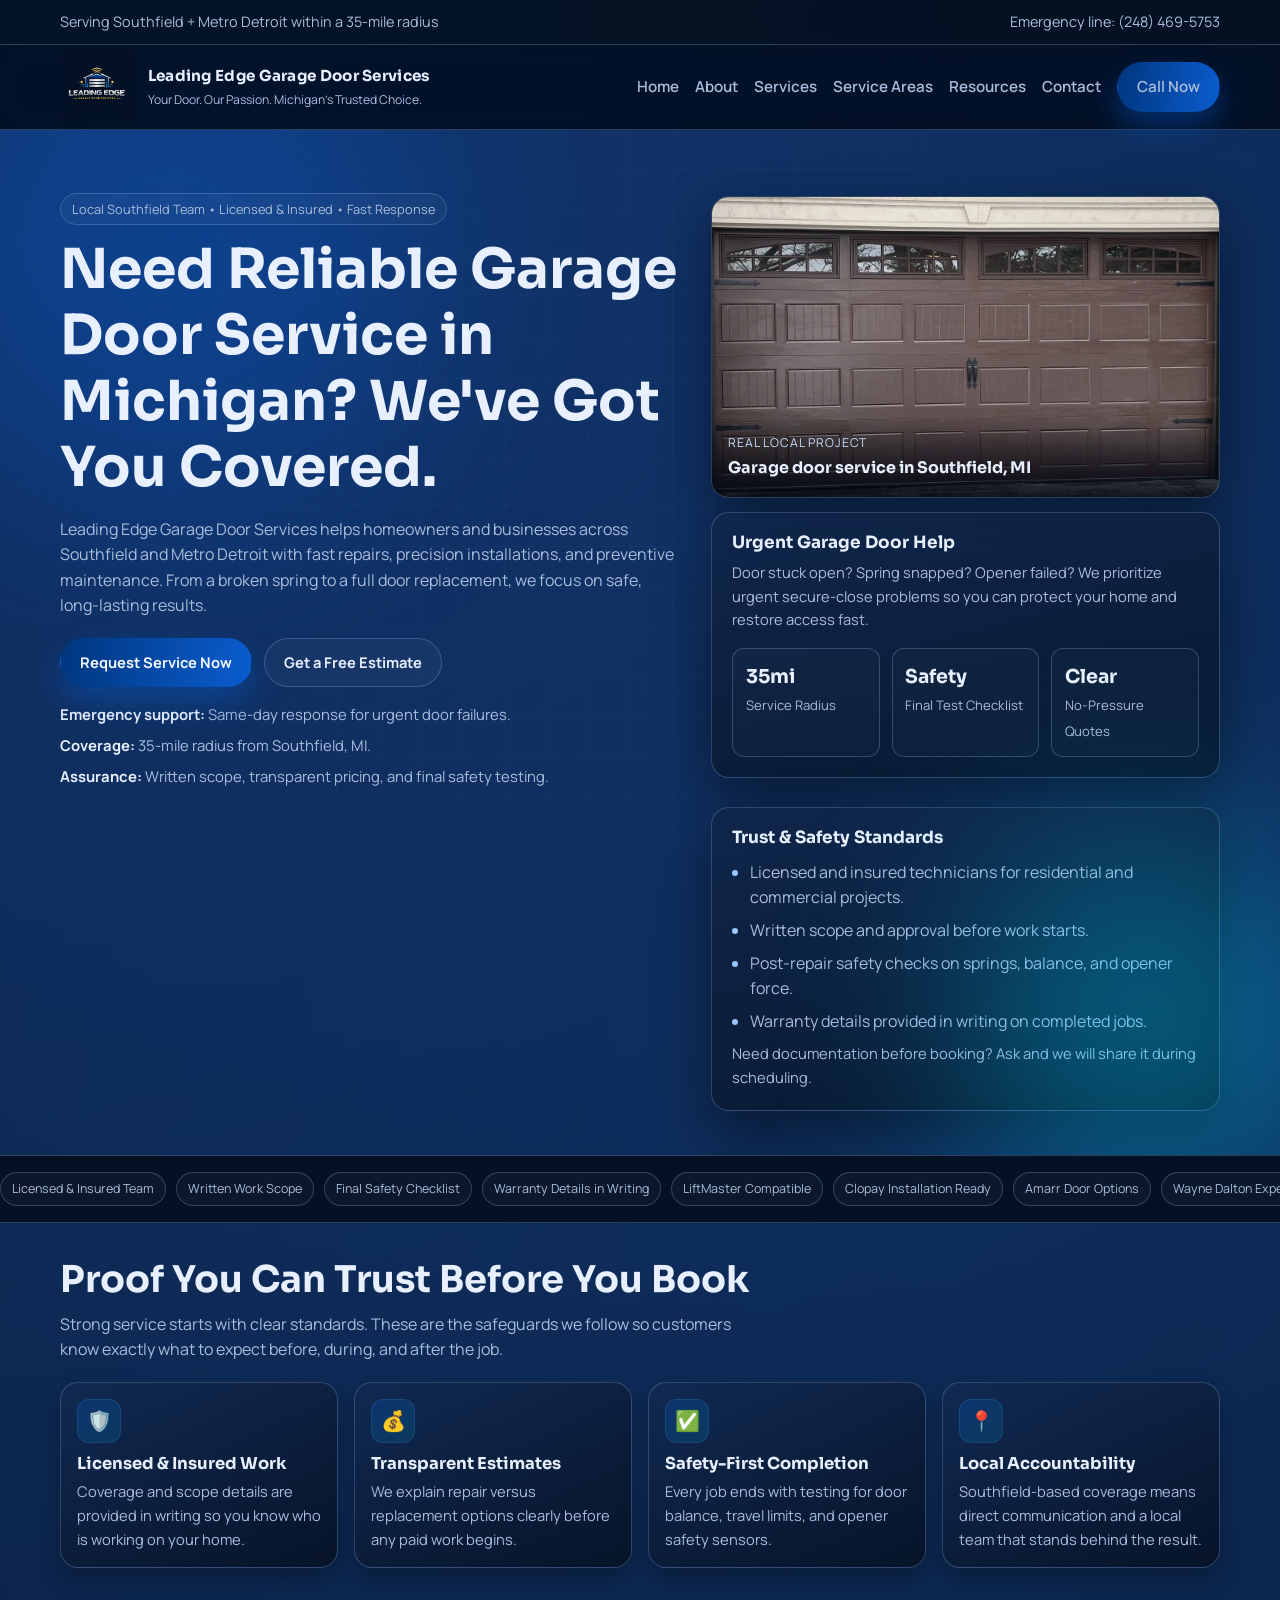
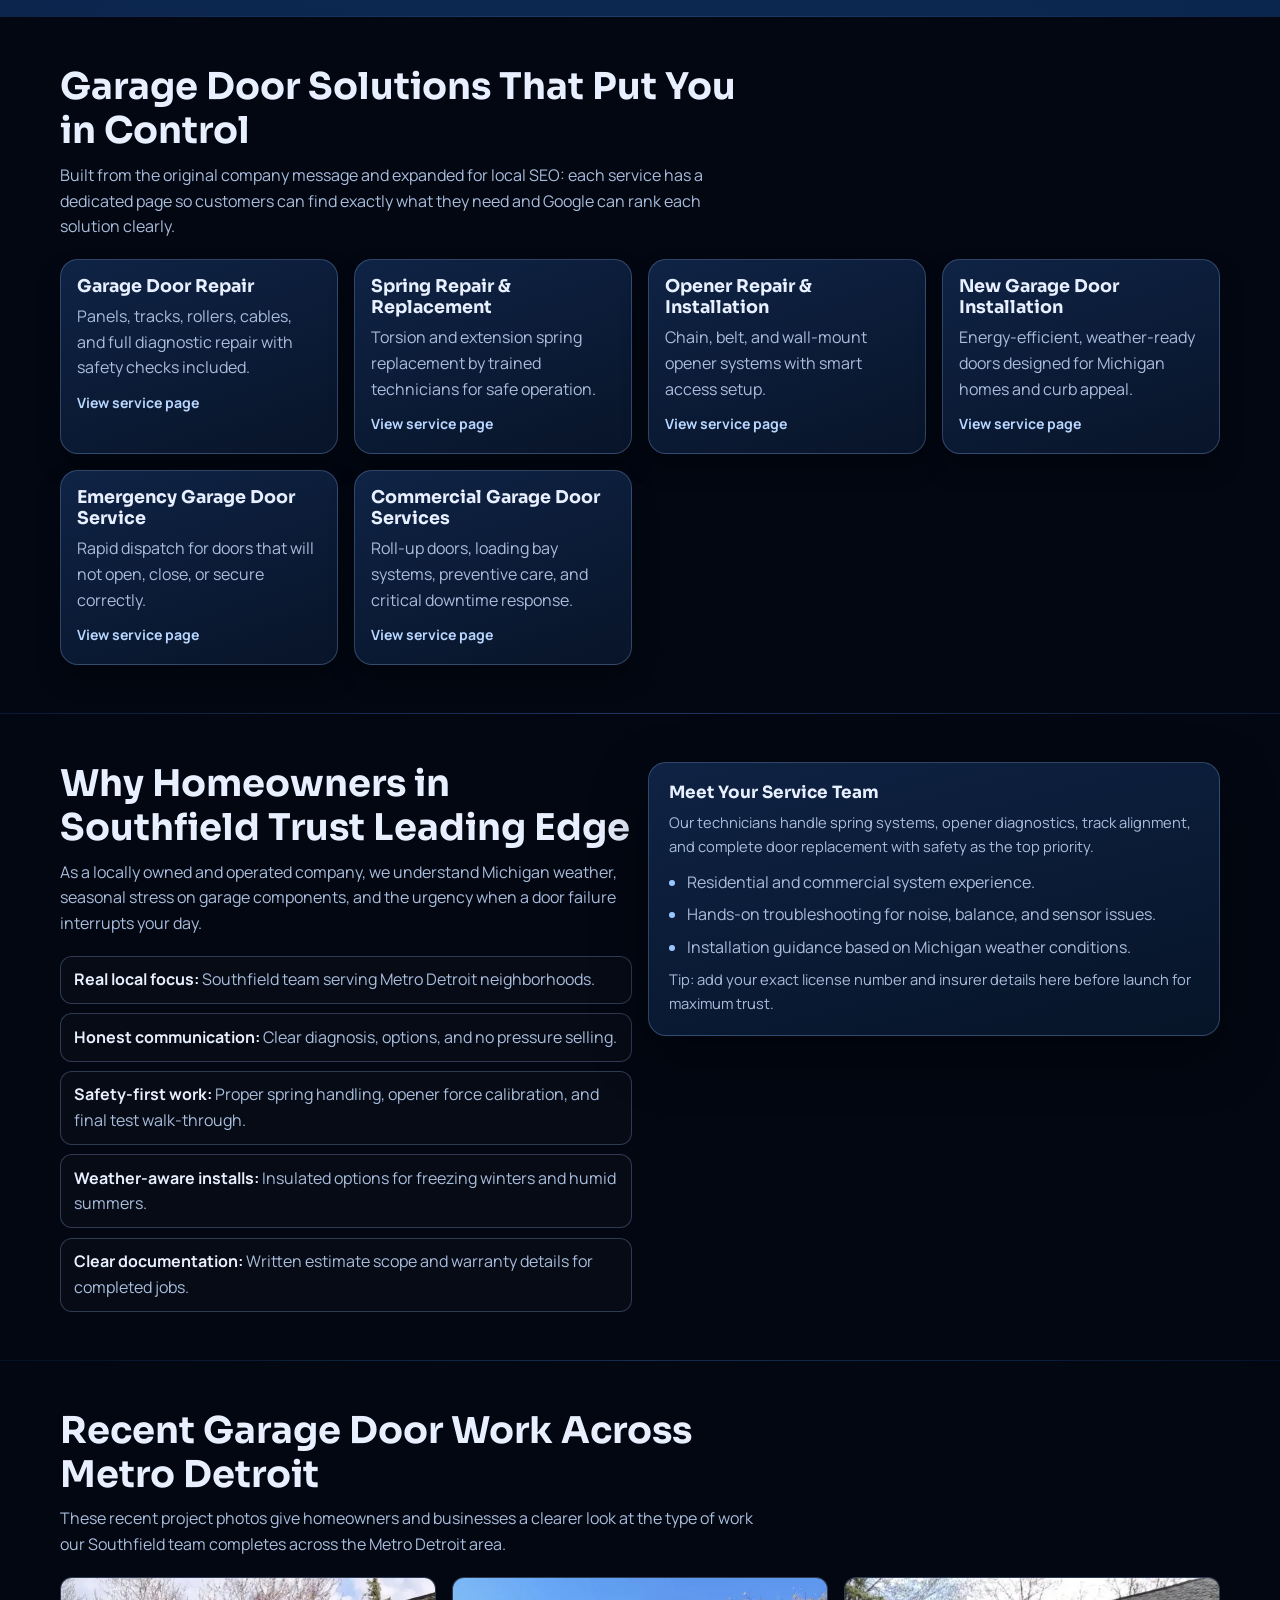
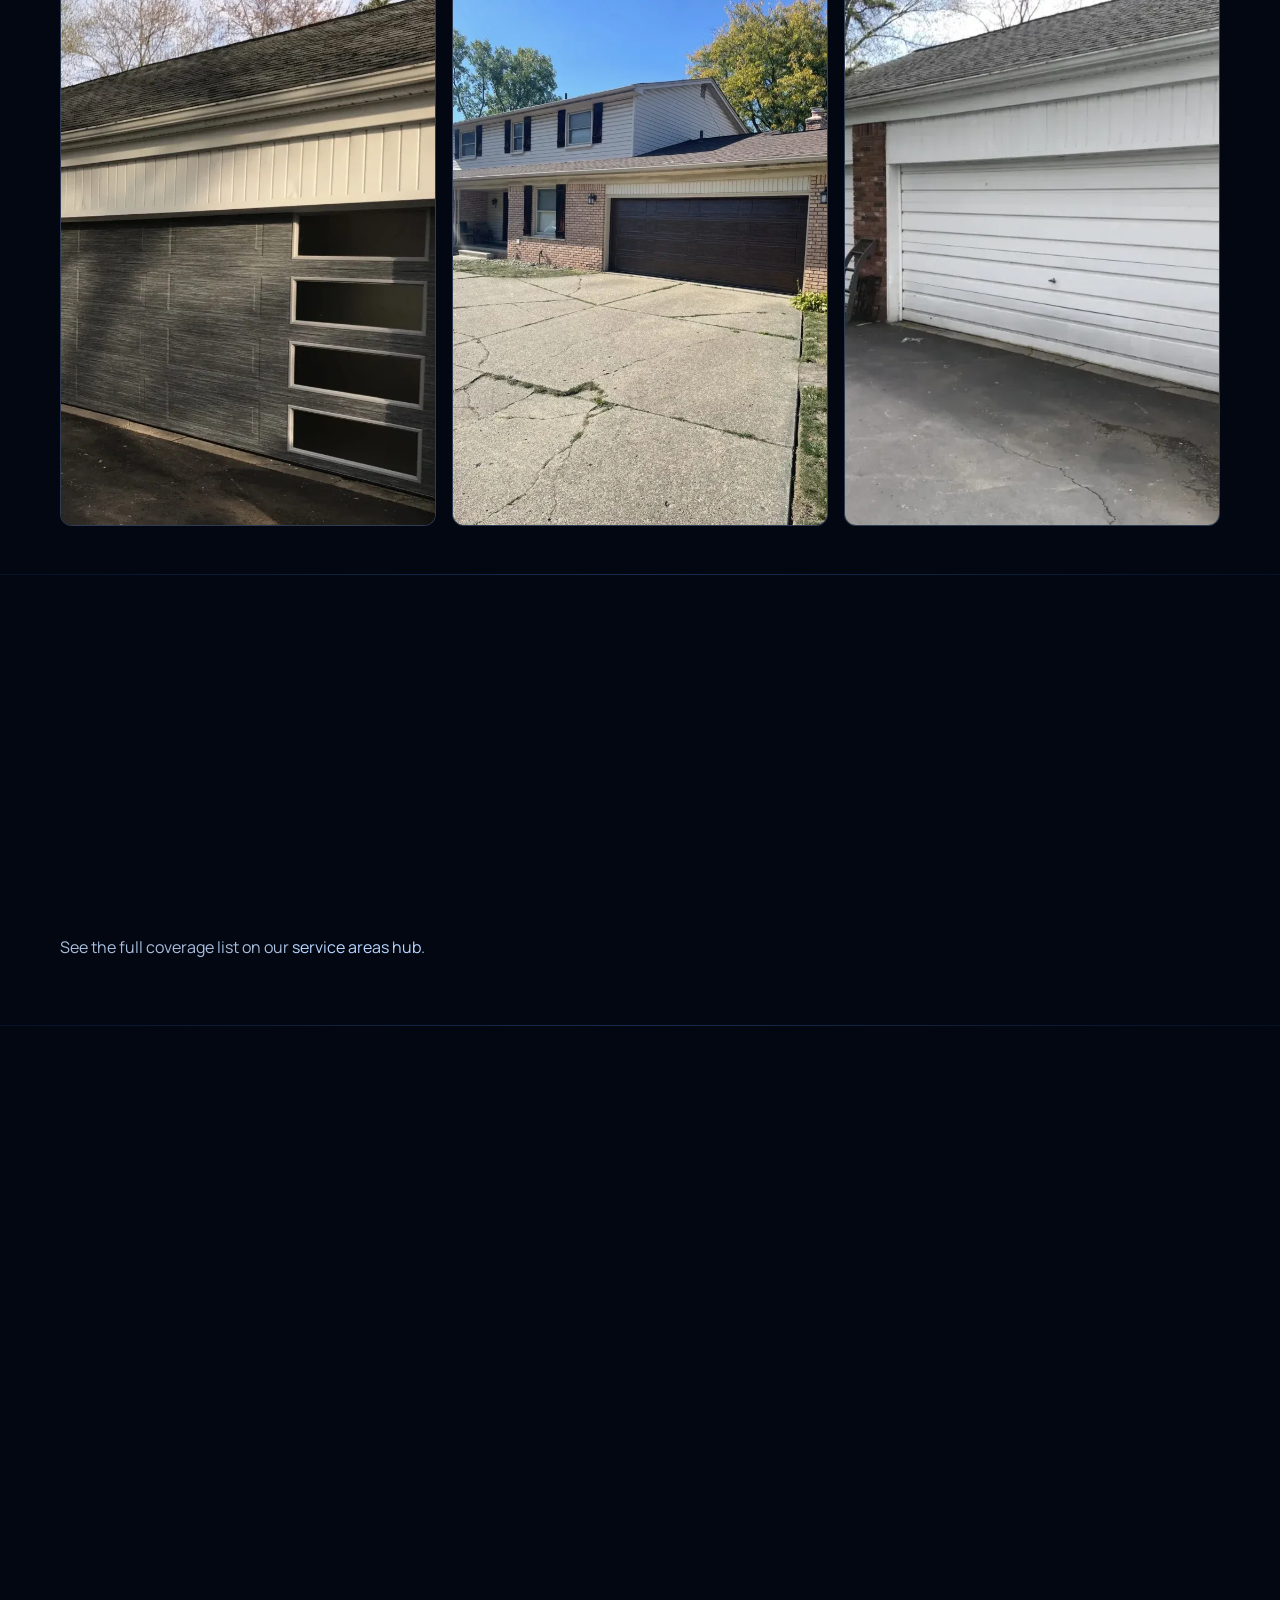
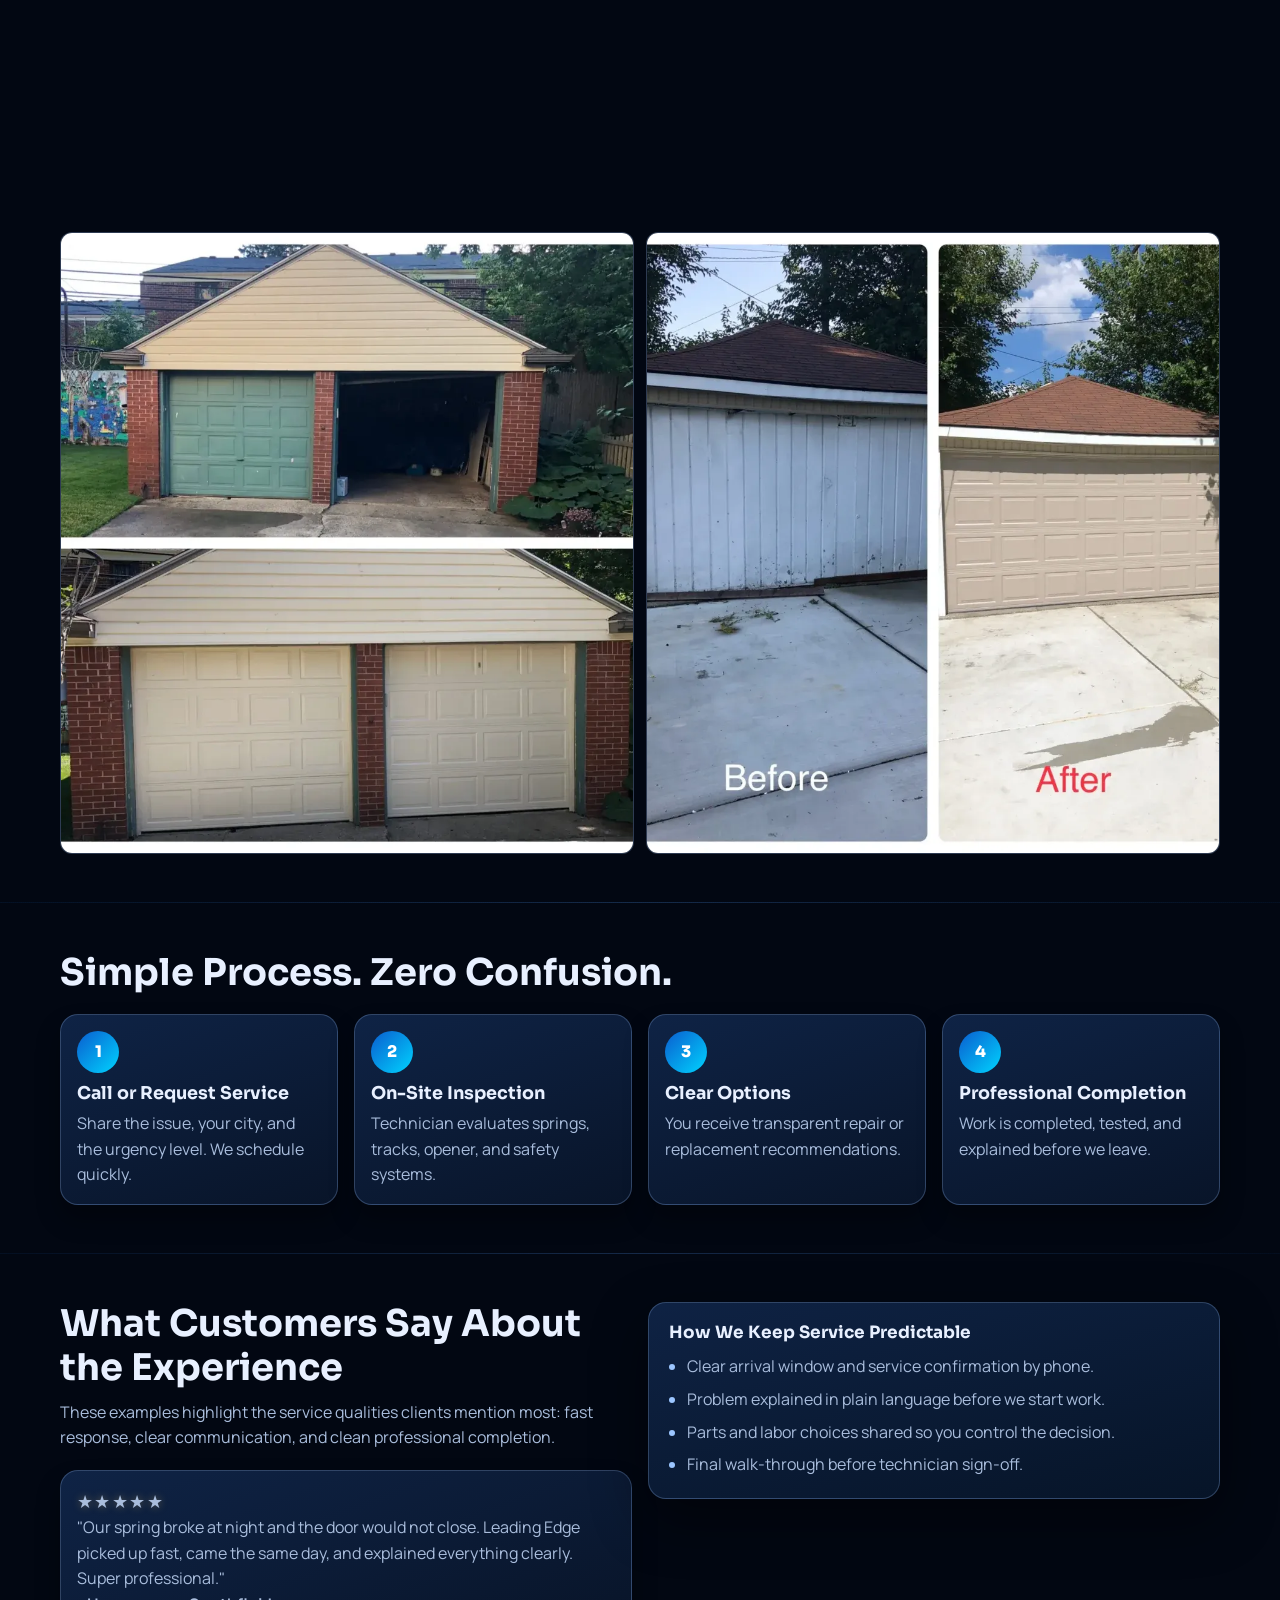
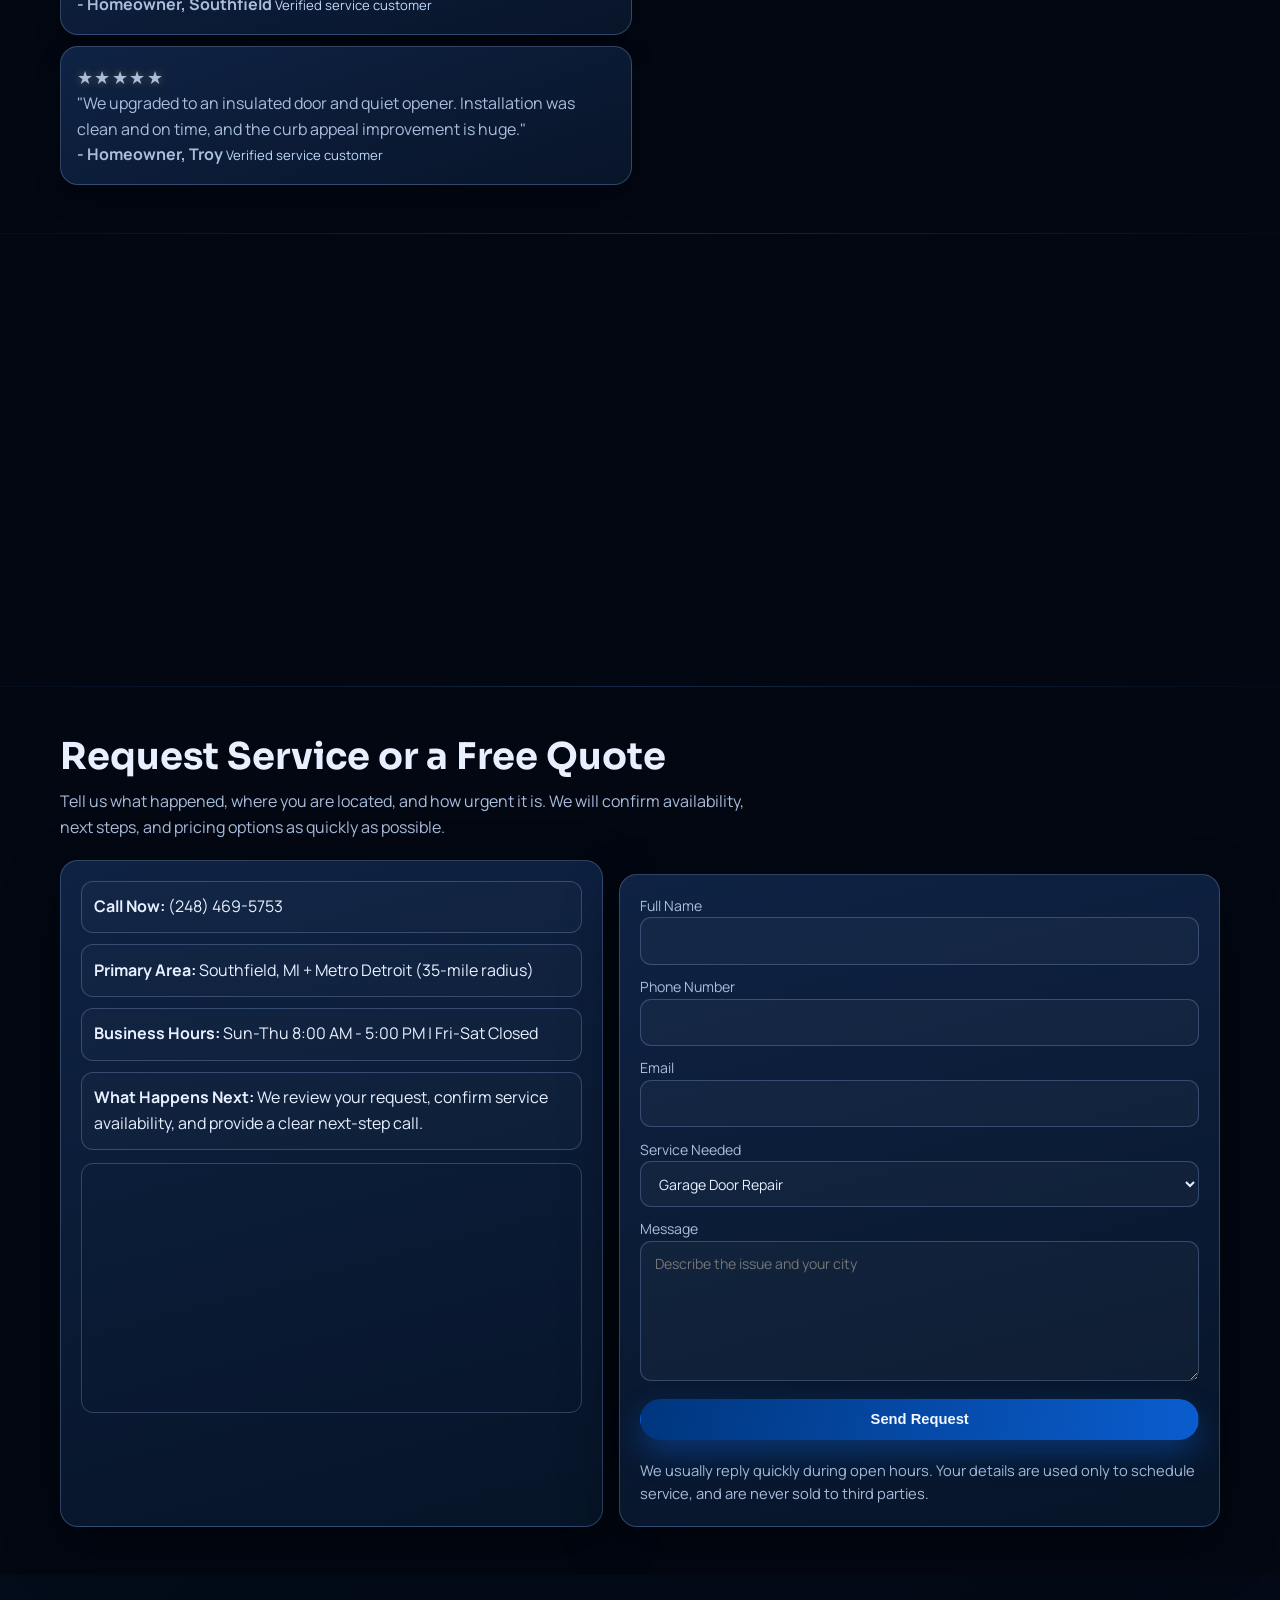
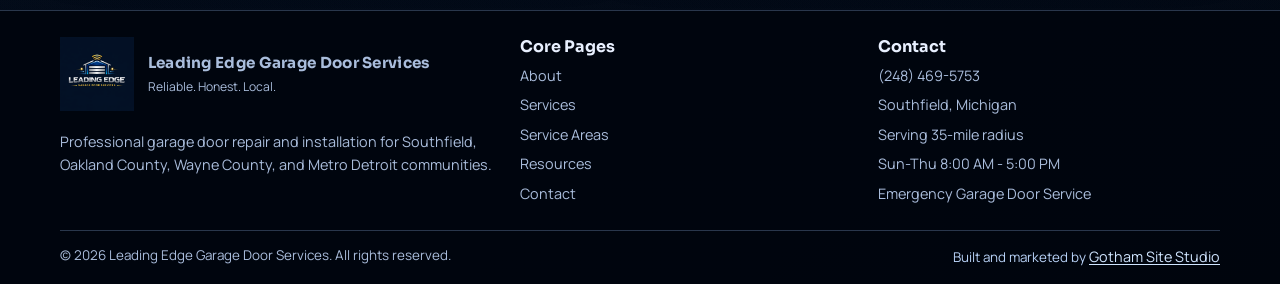
<file: index.html>
<!doctype html>
<html lang="en">
  <head>
    <meta charset="UTF-8" />
    <meta name="viewport" content="width=device-width, initial-scale=1.0" />
    <title>Garage Door Repair Southfield MI | Leading Edge Garage Door Services</title>
    <meta
      name="description"
      content="Fast and reliable garage door repair, installation, spring replacement, and emergency service in Southfield and Metro Detroit. Licensed and insured team, transparent estimates, and safety-first service."
    />
    <meta name="robots" content="index,follow" />
    <link rel="canonical" href="https://www.migaragedoor.com/" />
    <meta property="og:type" content="website" />
    <meta property="og:title" content="Garage Door Repair Southfield MI | Leading Edge Garage Door Services" />
    <meta
      property="og:description"
      content="Local Michigan garage door experts for repairs, installations, and emergency service across Metro Detroit."
    />
    <meta property="og:url" content="https://www.migaragedoor.com/" />
    <meta property="og:image" content="https://www.migaragedoor.com/images/garage-door-service-southfield-mi-hero.webp" />
    <link rel="stylesheet" href="assets/css/style.css" />
    <script type="application/ld+json">
      {
        "@context": "https://schema.org",
        "@graph": [
          {
            "@type": "GarageDoorRepair",
            "@id": "https://www.migaragedoor.com/#business",
            "name": "Leading Edge Garage Door Services",
            "url": "https://www.migaragedoor.com/",
            "logo": "https://www.migaragedoor.com/images/leading-edge-garage-door-services-logo.png",
            "image": "https://www.migaragedoor.com/images/garage-door-service-southfield-mi-hero.webp",
            "description": "Local garage door repair and installation company serving Southfield and Metro Detroit with emergency calls, spring repair, opener work, and new door installations.",
            "telephone": "+1-248-469-5753",
            "priceRange": "$$",
            "areaServed": [
              "Southfield, MI",
              "Metro Detroit",
              "Oakland County",
              "Wayne County",
              "Macomb County"
            ],
            "address": {
              "@type": "PostalAddress",
              "addressLocality": "Southfield",
              "addressRegion": "MI",
              "addressCountry": "US"
            },
            "hasMap": "https://www.google.com/maps?q=Southfield%2C%20MI",
            "openingHoursSpecification": [
              {
                "@type": "OpeningHoursSpecification",
                "dayOfWeek": ["Sunday", "Monday", "Tuesday", "Wednesday", "Thursday"],
                "opens": "08:00",
                "closes": "17:00"
              }
            ],
            "contactPoint": [
              {
                "@type": "ContactPoint",
                "telephone": "+1-248-469-5753",
                "contactType": "customer service",
                "areaServed": "US-MI",
                "availableLanguage": ["English"]
              }
            ],
            "serviceType": [
              "Garage Door Repair",
              "Spring Repair and Replacement",
              "Garage Door Opener Repair and Installation",
              "Garage Door Installation",
              "Emergency Garage Door Service",
              "Commercial Garage Door Service"
            ]
          },
          {
            "@type": "FAQPage",
            "@id": "https://www.migaragedoor.com/#faq",
            "mainEntity": [
              {
                "@type": "Question",
                "name": "How quickly can you reach Southfield and nearby cities?",
                "acceptedAnswer": {
                  "@type": "Answer",
                  "text": "We prioritize urgent issues and serve a 35-mile radius from Southfield. Exact arrival time depends on traffic, weather, and current service queue."
                }
              },
              {
                "@type": "Question",
                "name": "Do you handle both residential and commercial garage doors?",
                "acceptedAnswer": {
                  "@type": "Answer",
                  "text": "Yes. We provide repair, maintenance, and installation services for homes, warehouses, and commercial facilities across Metro Detroit."
                }
              },
              {
                "@type": "Question",
                "name": "Should I try replacing a broken spring myself?",
                "acceptedAnswer": {
                  "@type": "Answer",
                  "text": "No. Garage door springs are under extreme tension and can cause severe injury. Spring replacement should always be handled by trained technicians."
                }
              },
              {
                "@type": "Question",
                "name": "Can you install insulated doors for Michigan winters?",
                "acceptedAnswer": {
                  "@type": "Answer",
                  "text": "Absolutely. We recommend insulated, weather-sealed models to improve comfort and reduce energy loss in attached garages."
                }
              }
            ]
          }
        ]
      }
    </script>
  </head>
  <body>
    <a class="skip-link" href="#main-content">Skip to main content</a>
    <div class="top-strip" role="banner">
      <div class="container">
        <span>Serving Southfield + Metro Detroit within a 35-mile radius</span>
        <a href="tel:+12484695753">Emergency line: (248) 469-5753</a>
      </div>
    </div>

    <header class="header">
      <div class="container nav-wrap">
        <a class="brand" href="index.html" aria-label="Leading Edge Garage Door Services home">
          <img src="images/leading-edge-garage-door-services-logo.png" alt="Leading Edge Garage Door Services logo" />
          <div class="brand-text">
            <strong>Leading Edge Garage Door Services</strong>
            <span>Your Door. Our Passion. Michigan's Trusted Choice.</span>
          </div>
        </a>

        <button class="hamburger" data-nav-toggle aria-expanded="false" aria-label="Open menu">☰</button>

        <nav class="nav" data-nav aria-label="Main navigation">
          <a href="index.html" aria-current="page">Home</a>
          <a href="about.html">About</a>
          <a href="services/index.html">Services</a>
          <a href="service-areas/index.html">Service Areas</a>
          <a href="resources/index.html">Resources</a>
          <a href="contact.html">Contact</a>
          <a class="btn btn-primary" href="tel:+12484695753">Call Now</a>
        </nav>
      </div>
    </header>

    <main id="main-content">
      <section class="hero">
        <div class="container hero-grid">
          <div class="reveal">
            <span class="badge">Local Southfield Team • Licensed &amp; Insured • Fast Response</span>
            <h1>Need Reliable Garage Door Service in Michigan? We've Got You Covered.</h1>
            <p>
              Leading Edge Garage Door Services helps homeowners and businesses across Southfield and
              Metro Detroit with fast repairs, precision installations, and preventive maintenance. From a
              broken spring to a full door replacement, we focus on safe, long-lasting results.
            </p>
            <div class="hero-cta">
              <a class="btn btn-primary" href="tel:+12484695753">Request Service Now</a>
              <a class="btn btn-ghost" href="contact.html">Get a Free Estimate</a>
            </div>
            <ul class="quick-points">
              <li><strong>Emergency support:</strong> Same-day response for urgent door failures.</li>
              <li><strong>Coverage:</strong> 35-mile radius from Southfield, MI.</li>
              <li><strong>Assurance:</strong> Written scope, transparent pricing, and final safety testing.</li>
            </ul>
          </div>

          <div class="hero-visual-stack">
            <figure class="hero-media reveal">
              <img
                src="images/garage-door-service-southfield-mi-hero.webp"
                alt="Garage door service Southfield MI hero"
                width="1359"
                height="762"
                fetchpriority="high"
              />
              <figcaption>
                <span>Real local project</span>
                <strong>Garage door service in Southfield, MI</strong>
              </figcaption>
            </figure>

            <article class="panel reveal">
              <h3>Urgent Garage Door Help</h3>
              <p>
                Door stuck open? Spring snapped? Opener failed? We prioritize urgent secure-close problems
                so you can protect your home and restore access fast.
              </p>
              <div class="kpi-grid">
                <div class="kpi">
                  <strong>35mi</strong>
                  <span>Service Radius</span>
                </div>
                <div class="kpi">
                  <strong>Safety</strong>
                  <span>Final Test Checklist</span>
                </div>
                <div class="kpi">
                  <strong>Clear</strong>
                  <span>No-Pressure Quotes</span>
                </div>
              </div>
            </article>

            <article class="panel reveal">
              <h3>Trust &amp; Safety Standards</h3>
              <ul class="trust-list">
                <li>Licensed and insured technicians for residential and commercial projects.</li>
                <li>Written scope and approval before work starts.</li>
                <li>Post-repair safety checks on springs, balance, and opener force.</li>
                <li>Warranty details provided in writing on completed jobs.</li>
              </ul>
              <p>Need documentation before booking? Ask and we will share it during scheduling.</p>
            </article>
          </div>
        </div>
      </section>

      <section class="trust-band" aria-label="Credentials and brands">
        <div class="marquee-track">
          <span class="pill">Licensed &amp; Insured Team</span>
          <span class="pill">Written Work Scope</span>
          <span class="pill">Final Safety Checklist</span>
          <span class="pill">Warranty Details in Writing</span>
          <span class="pill">LiftMaster Compatible</span>
          <span class="pill">Clopay Installation Ready</span>
          <span class="pill">Amarr Door Options</span>
          <span class="pill">Wayne Dalton Expertise</span>
          <span class="pill">Residential + Commercial</span>
          <span class="pill">Transparent Pricing</span>
          <!-- duplicate set for seamless loop -->
          <span class="pill" aria-hidden="true">Licensed &amp; Insured Team</span>
          <span class="pill" aria-hidden="true">Written Work Scope</span>
          <span class="pill" aria-hidden="true">Final Safety Checklist</span>
          <span class="pill" aria-hidden="true">Warranty Details in Writing</span>
          <span class="pill" aria-hidden="true">LiftMaster Compatible</span>
          <span class="pill" aria-hidden="true">Clopay Installation Ready</span>
          <span class="pill" aria-hidden="true">Amarr Door Options</span>
          <span class="pill" aria-hidden="true">Wayne Dalton Expertise</span>
          <span class="pill" aria-hidden="true">Residential + Commercial</span>
          <span class="pill" aria-hidden="true">Transparent Pricing</span>
        </div>
      </section>

      <section class="section section-proof">
        <div class="container">
          <div class="section-head reveal">
            <h2>Proof You Can Trust Before You Book</h2>
            <p>
              Strong service starts with clear standards. These are the safeguards we follow so customers
              know exactly what to expect before, during, and after the job.
            </p>
          </div>
          <div class="proof-grid">
            <article class="proof-card reveal">
              <div class="proof-icon" aria-hidden="true">🛡️</div>
              <h3>Licensed &amp; Insured Work</h3>
              <p>Coverage and scope details are provided in writing so you know who is working on your home.</p>
            </article>
            <article class="proof-card reveal">
              <div class="proof-icon" aria-hidden="true">💰</div>
              <h3>Transparent Estimates</h3>
              <p>We explain repair versus replacement options clearly before any paid work begins.</p>
            </article>
            <article class="proof-card reveal">
              <div class="proof-icon" aria-hidden="true">✅</div>
              <h3>Safety-First Completion</h3>
              <p>Every job ends with testing for door balance, travel limits, and opener safety sensors.</p>
            </article>
            <article class="proof-card reveal">
              <div class="proof-icon" aria-hidden="true">📍</div>
              <h3>Local Accountability</h3>
              <p>Southfield-based coverage means direct communication and a local team that stands behind the result.</p>
            </article>
          </div>
        </div>
      </section>

      <section class="section">
        <div class="container">
          <div class="section-head reveal">
            <h2>Garage Door Solutions That Put You in Control</h2>
            <p>
              Built from the original company message and expanded for local SEO: each service has a dedicated
              page so customers can find exactly what they need and Google can rank each solution clearly.
            </p>
          </div>
          <div class="card-grid">
            <article class="card reveal">
              <h3>Garage Door Repair</h3>
              <p>Panels, tracks, rollers, cables, and full diagnostic repair with safety checks included.</p>
              <a class="inline-link" href="services/garage-door-repair.html">View service page</a>
            </article>
            <article class="card reveal">
              <h3>Spring Repair & Replacement</h3>
              <p>Torsion and extension spring replacement by trained technicians for safe operation.</p>
              <a class="inline-link" href="services/spring-repair.html">View service page</a>
            </article>
            <article class="card reveal">
              <h3>Opener Repair & Installation</h3>
              <p>Chain, belt, and wall-mount opener systems with smart access setup.</p>
              <a class="inline-link" href="services/opener-repair-installation.html">View service page</a>
            </article>
            <article class="card reveal">
              <h3>New Garage Door Installation</h3>
              <p>Energy-efficient, weather-ready doors designed for Michigan homes and curb appeal.</p>
              <a class="inline-link" href="services/garage-door-installation.html">View service page</a>
            </article>
            <article class="card reveal">
              <h3>Emergency Garage Door Service</h3>
              <p>Rapid dispatch for doors that will not open, close, or secure correctly.</p>
              <a class="inline-link" href="services/emergency-service.html">View service page</a>
            </article>
            <article class="card reveal">
              <h3>Commercial Garage Door Services</h3>
              <p>Roll-up doors, loading bay systems, preventive care, and critical downtime response.</p>
              <a class="inline-link" href="services/commercial-garage-doors.html">View service page</a>
            </article>
          </div>
        </div>
      </section>

      <section class="section">
        <div class="container split">
          <div class="reveal">
            <div class="section-head">
              <h2>Why Homeowners in Southfield Trust Leading Edge</h2>
              <p>
                As a locally owned and operated company, we understand Michigan weather, seasonal stress on
                garage components, and the urgency when a door failure interrupts your day.
              </p>
            </div>
            <ul class="list-clean">
              <li><strong>Real local focus:</strong> Southfield team serving Metro Detroit neighborhoods.</li>
              <li><strong>Honest communication:</strong> Clear diagnosis, options, and no pressure selling.</li>
              <li><strong>Safety-first work:</strong> Proper spring handling, opener force calibration, and final test walk-through.</li>
              <li><strong>Weather-aware installs:</strong> Insulated options for freezing winters and humid summers.</li>
              <li><strong>Clear documentation:</strong> Written estimate scope and warranty details for completed jobs.</li>
            </ul>
          </div>
          <div class="reveal">
            <article class="panel credentials-panel">
              <h3>Meet Your Service Team</h3>
              <p>
                Our technicians handle spring systems, opener diagnostics, track alignment, and complete
                door replacement with safety as the top priority.
              </p>
              <ul class="trust-list">
                <li>Residential and commercial system experience.</li>
                <li>Hands-on troubleshooting for noise, balance, and sensor issues.</li>
                <li>Installation guidance based on Michigan weather conditions.</li>
              </ul>
              <p class="note-soft">Tip: add your exact license number and insurer details here before launch for maximum trust.</p>
            </article>
          </div>
        </div>
      </section>

      <section class="section">
        <div class="container">
          <div class="section-head reveal">
            <h2>Recent Garage Door Work Across Metro Detroit</h2>
            <p>
              These recent project photos give homeowners and businesses a clearer look at the type of work our
              Southfield team completes across the Metro Detroit area.
            </p>
          </div>
          <div class="project-gallery">
            <figure class="media-photo reveal">
              <img
                src="images/garage-door-project-southfield-mi-1.webp"
                alt="Garage door project Southfield MI 1"
                width="1024"
                height="989"
                loading="lazy"
              />
              <figcaption>Completed garage door project in Southfield, MI.</figcaption>
            </figure>
            <figure class="media-photo reveal">
              <img
                src="images/garage-door-project-southfield-mi-2.webp"
                alt="Garage door project Southfield MI 2"
                width="768"
                height="1024"
                loading="lazy"
              />
              <figcaption>Residential garage door service across Metro Detroit.</figcaption>
            </figure>
            <figure class="media-photo reveal">
              <img
                src="images/garage-door-project-southfield-mi-3.webp"
                alt="Garage door project Southfield MI 3"
                width="1024"
                height="768"
                loading="lazy"
              />
              <figcaption>Installed and finished for reliable daily operation.</figcaption>
            </figure>
          </div>
        </div>
      </section>

      <section class="section">
        <div class="container">
          <div class="section-head reveal">
            <h2>Service Areas Across Metro Detroit</h2>
            <p>
              We provide garage door service within a 35-mile radius. Dedicated location pages help customers
              quickly confirm coverage and help search engines understand our local relevance.
            </p>
          </div>
          <div class="card-grid">
            <article class="card reveal">
              <h3>Southfield, MI</h3>
              <p>Priority coverage near 48033, 48034, 48075, and nearby neighborhoods.</p>
              <a class="inline-link" href="service-areas/southfield-mi.html">Open area page</a>
            </article>
            <article class="card reveal">
              <h3>Troy, MI</h3>
              <p>Repair, installation, and opener upgrades for homes and businesses in Troy.</p>
              <a class="inline-link" href="service-areas/troy-mi.html">Open area page</a>
            </article>
            <article class="card reveal">
              <h3>Farmington Hills, MI</h3>
              <p>Fast service for winter failures, noisy doors, and routine tune-ups.</p>
              <a class="inline-link" href="service-areas/farmington-hills-mi.html">Open area page</a>
            </article>
            <article class="card reveal">
              <h3>Detroit, MI</h3>
              <p>Residential and commercial garage door support across key Detroit zip codes.</p>
              <a class="inline-link" href="service-areas/detroit-mi.html">Open area page</a>
            </article>
          </div>
          <p style="margin-top: 0.9rem; color: var(--text-soft)">
            See the full coverage list on our <a href="service-areas/index.html" style="color: #b8d6ff">service areas hub</a>.
          </p>
        </div>
      </section>

      <section class="section">
        <div class="container">
          <div class="section-head reveal">
            <h2>Before &amp; After Garage Door Projects</h2>
            <p>
              These before-and-after photos show the kind of garage door upgrades and completed results our
              Southfield team delivers across Metro Detroit.
            </p>
          </div>
          <div class="media-gallery-grid media-gallery-grid--two">
            <figure class="media-photo reveal">
              <img
                src="images/garage-door-before-after-southfield-mi-1.webp"
                alt="Garage door before and after Southfield MI 1"
                width="1536"
                height="1536"
                loading="lazy"
              />
              <figcaption>Garage door before and after Southfield MI 1.</figcaption>
            </figure>
            <figure class="media-photo reveal">
              <img
                src="images/garage-door-before-after-southfield-mi-2.webp"
                alt="Garage door before and after Southfield MI 2"
                width="1024"
                height="1024"
                loading="lazy"
              />
              <figcaption>Garage door before and after Southfield MI 2.</figcaption>
            </figure>
            <figure class="media-photo reveal">
              <img
                src="images/garage-door-before-after-southfield-mi-3.webp"
                alt="Garage door before and after Southfield MI 3"
                width="1024"
                height="1024"
                loading="lazy"
              />
              <figcaption>Garage door before and after Southfield MI 3.</figcaption>
            </figure>
            <figure class="media-photo reveal">
              <img
                src="images/garage-door-before-after-southfield-mi-4.webp"
                alt="Garage door before and after Southfield MI 4"
                width="1024"
                height="1024"
                loading="lazy"
              />
              <figcaption>Garage door before and after Southfield MI 4.</figcaption>
            </figure>
          </div>
        </div>
      </section>

      <section class="section">
        <div class="container">
          <div class="section-head reveal">
            <h2>Simple Process. Zero Confusion.</h2>
          </div>
          <div class="card-grid">
            <article class="card reveal">
              <div class="step-number">1</div>
              <h3>Call or Request Service</h3>
              <p>Share the issue, your city, and the urgency level. We schedule quickly.</p>
            </article>
            <article class="card reveal">
              <div class="step-number">2</div>
              <h3>On-Site Inspection</h3>
              <p>Technician evaluates springs, tracks, opener, and safety systems.</p>
            </article>
            <article class="card reveal">
              <div class="step-number">3</div>
              <h3>Clear Options</h3>
              <p>You receive transparent repair or replacement recommendations.</p>
            </article>
            <article class="card reveal">
              <div class="step-number">4</div>
              <h3>Professional Completion</h3>
              <p>Work is completed, tested, and explained before we leave.</p>
            </article>
          </div>
        </div>
      </section>

      <section class="section">
        <div class="container split">
          <div class="reveal">
            <div class="section-head">
              <h2>What Customers Say About the Experience</h2>
              <p>
                These examples highlight the service qualities clients mention most: fast response,
                clear communication, and clean professional completion.
              </p>
            </div>
            <div class="card">
              <p class="review-stars" aria-label="5 out of 5 stars">★★★★★</p>
              <p>
                "Our spring broke at night and the door would not close. Leading Edge picked up fast, came the
                same day, and explained everything clearly. Super professional."
              </p>
              <p><strong>- Homeowner, Southfield</strong> <span class="review-source">Verified service customer</span></p>
            </div>
            <div class="card" style="margin-top: 0.7rem">
              <p class="review-stars" aria-label="5 out of 5 stars">★★★★★</p>
              <p>
                "We upgraded to an insulated door and quiet opener. Installation was clean and on time, and the
                curb appeal improvement is huge."
              </p>
              <p><strong>- Homeowner, Troy</strong> <span class="review-source">Verified service customer</span></p>
            </div>
          </div>
          <div class="reveal">
            <article class="panel">
              <h3>How We Keep Service Predictable</h3>
              <ul class="trust-list">
                <li>Clear arrival window and service confirmation by phone.</li>
                <li>Problem explained in plain language before we start work.</li>
                <li>Parts and labor choices shared so you control the decision.</li>
                <li>Final walk-through before technician sign-off.</li>
              </ul>
            </article>
          </div>
        </div>
      </section>

      <section class="section">
        <div class="container">
          <div class="section-head reveal">
            <h2>Garage Door FAQ for Michigan Property Owners</h2>
          </div>
          <div class="faq reveal">
            <details>
              <summary>How quickly can you reach Southfield and nearby cities?</summary>
              <p>
                We prioritize urgent issues and serve a 35-mile radius from Southfield. Exact arrival time depends
                on traffic, weather, and service queue, but emergency cases get first priority.
              </p>
            </details>
            <details>
              <summary>Do you handle both residential and commercial garage doors?</summary>
              <p>
                Yes. We provide repair, maintenance, and installation services for homes, warehouses, and
                commercial facilities across Metro Detroit.
              </p>
            </details>
            <details>
              <summary>Should I try replacing a broken spring myself?</summary>
              <p>
                No. Garage door springs are under extreme tension and can cause severe injury. Spring replacement
                should always be handled by trained technicians.
              </p>
            </details>
            <details>
              <summary>Can you install insulated doors for Michigan winters?</summary>
              <p>
                Absolutely. We recommend insulated, weather-sealed models to improve comfort and reduce energy
                loss in attached garages.
              </p>
            </details>
          </div>
        </div>
      </section>

      <section class="section" id="contact-section">
        <div class="container">
          <div class="section-head reveal">
            <h2>Request Service or a Free Quote</h2>
            <p>
              Tell us what happened, where you are located, and how urgent it is. We will confirm availability,
              next steps, and pricing options as quickly as possible.
            </p>
          </div>
          <div class="contact-wrap">
            <article class="panel reveal">
              <div class="call-chip">
                <strong>Call Now:</strong>
                <a href="tel:+12484695753">(248) 469-5753</a>
              </div>
              <div class="call-chip" style="margin-top: 0.7rem">
                <strong>Primary Area:</strong>
                <span>Southfield, MI + Metro Detroit (35-mile radius)</span>
              </div>
              <div class="call-chip" style="margin-top: 0.7rem">
                <strong>Business Hours:</strong>
                <span>Sun-Thu 8:00 AM - 5:00 PM | Fri-Sat Closed</span>
              </div>
              <div class="call-chip" style="margin-top: 0.7rem">
                <strong>What Happens Next:</strong>
                <span>We review your request, confirm service availability, and provide a clear next-step call.</span>
              </div>
              <div class="map-box" style="margin-top: 0.8rem">
                <iframe
                  loading="lazy"
                  title="Southfield Michigan map"
                  src="https://www.google.com/maps?q=Southfield%2C%20MI&output=embed"
                ></iframe>
              </div>
            </article>

            <article class="panel reveal">
              <form class="form" method="post" action="https://formsubmit.co/your-email@example.com">
                <label>
                  Full Name
                  <input type="text" name="name" required autocomplete="name" />
                </label>
                <label>
                  Phone Number
                  <input type="tel" name="phone" required autocomplete="tel" />
                </label>
                <label>
                  Email
                  <input type="email" name="email" required autocomplete="email" />
                </label>
                <label>
                  Service Needed
                  <select name="service">
                    <option>Garage Door Repair</option>
                    <option>Spring Replacement</option>
                    <option>Opener Repair / Install</option>
                    <option>New Door Installation</option>
                    <option>Emergency Service</option>
                    <option>Commercial Service</option>
                  </select>
                </label>
                <label>
                  Message
                  <textarea name="message" placeholder="Describe the issue and your city"></textarea>
                </label>
                <input type="hidden" name="_captcha" value="false" />
                <button class="btn btn-primary" type="submit">Send Request</button>
                <p class="form-note">
                  We usually reply quickly during open hours. Your details are used only to schedule service,
                  and are never sold to third parties.
                </p>
              </form>
            </article>
          </div>
        </div>
      </section>
    </main>

    <footer class="footer">
      <div class="container footer-grid">
        <div>
          <a class="brand" href="index.html" aria-label="Leading Edge Garage Door Services home">
            <img src="images/leading-edge-garage-door-services-logo.png" alt="Leading Edge Garage Door Services logo" />
            <div class="brand-text">
              <strong>Leading Edge Garage Door Services</strong>
              <span>Reliable. Honest. Local.</span>
            </div>
          </a>
          <p style="margin-top: 0.75rem">
            Professional garage door repair and installation for Southfield, Oakland County, Wayne County, and
            Metro Detroit communities.
          </p>
        </div>
        <div>
          <h3 style="font-size: 1rem; margin-bottom: 0.5rem">Core Pages</h3>
          <ul>
            <li><a href="about.html">About</a></li>
            <li><a href="services/index.html">Services</a></li>
            <li><a href="service-areas/index.html">Service Areas</a></li>
            <li><a href="resources/index.html">Resources</a></li>
            <li><a href="contact.html">Contact</a></li>
          </ul>
        </div>
        <div>
          <h3 style="font-size: 1rem; margin-bottom: 0.5rem">Contact</h3>
          <ul>
            <li><a href="tel:+12484695753">(248) 469-5753</a></li>
            <li>Southfield, Michigan</li>
            <li>Serving 35-mile radius</li>
            <li>Sun-Thu 8:00 AM - 5:00 PM</li>
            <li><a href="services/emergency-service.html">Emergency Garage Door Service</a></li>
          </ul>
        </div>
      </div>
      <div class="container copyright">
        <span>© 2026 Leading Edge Garage Door Services. All rights reserved.</span>
        <span class="watermark">Built and marketed by <a href="https://gothamsitestudio.com/" target="_blank" rel="noopener noreferrer">Gotham Site Studio</a></span>
      </div>
    </footer>

    <button class="back-to-top" aria-label="Back to top">↑</button>
    <script src="assets/js/main.js"></script>
    <!-- Matomo -->
    <script>
      var _paq = window._paq = window._paq || [];
      /* tracker methods like "setCustomDimension" should be called before "trackPageView" */
      _paq.push(["setDocumentTitle", document.domain + "/" + document.title]);
      _paq.push(["setCookieDomain", "*.migaragedoor.com"]);
      _paq.push(["setDomains", ["*.migaragedoor.com"]]);
      _paq.push(['trackPageView']);
      _paq.push(['enableLinkTracking']);
      (function() {
        var u="https://matomo.alphalockandsafe.com/matomo/";
        _paq.push(['setTrackerUrl', u+'matomo.php']);
        _paq.push(['setSiteId', '36']);
        var d=document, g=d.createElement('script'), s=d.getElementsByTagName('script')[0];
        g.async=true; g.src=u+'matomo.js'; s.parentNode.insertBefore(g,s);
      })();
    </script>
    <script src="assets/js/matomo-events.js"></script>
    <noscript><p><img referrerpolicy="no-referrer-when-downgrade" src="https://matomo.alphalockandsafe.com/matomo/matomo.php?idsite=36&amp;rec=1" style="border:0;" alt="" /></p></noscript>
    <!-- End Matomo Code -->
  </body>
</html>
</file>
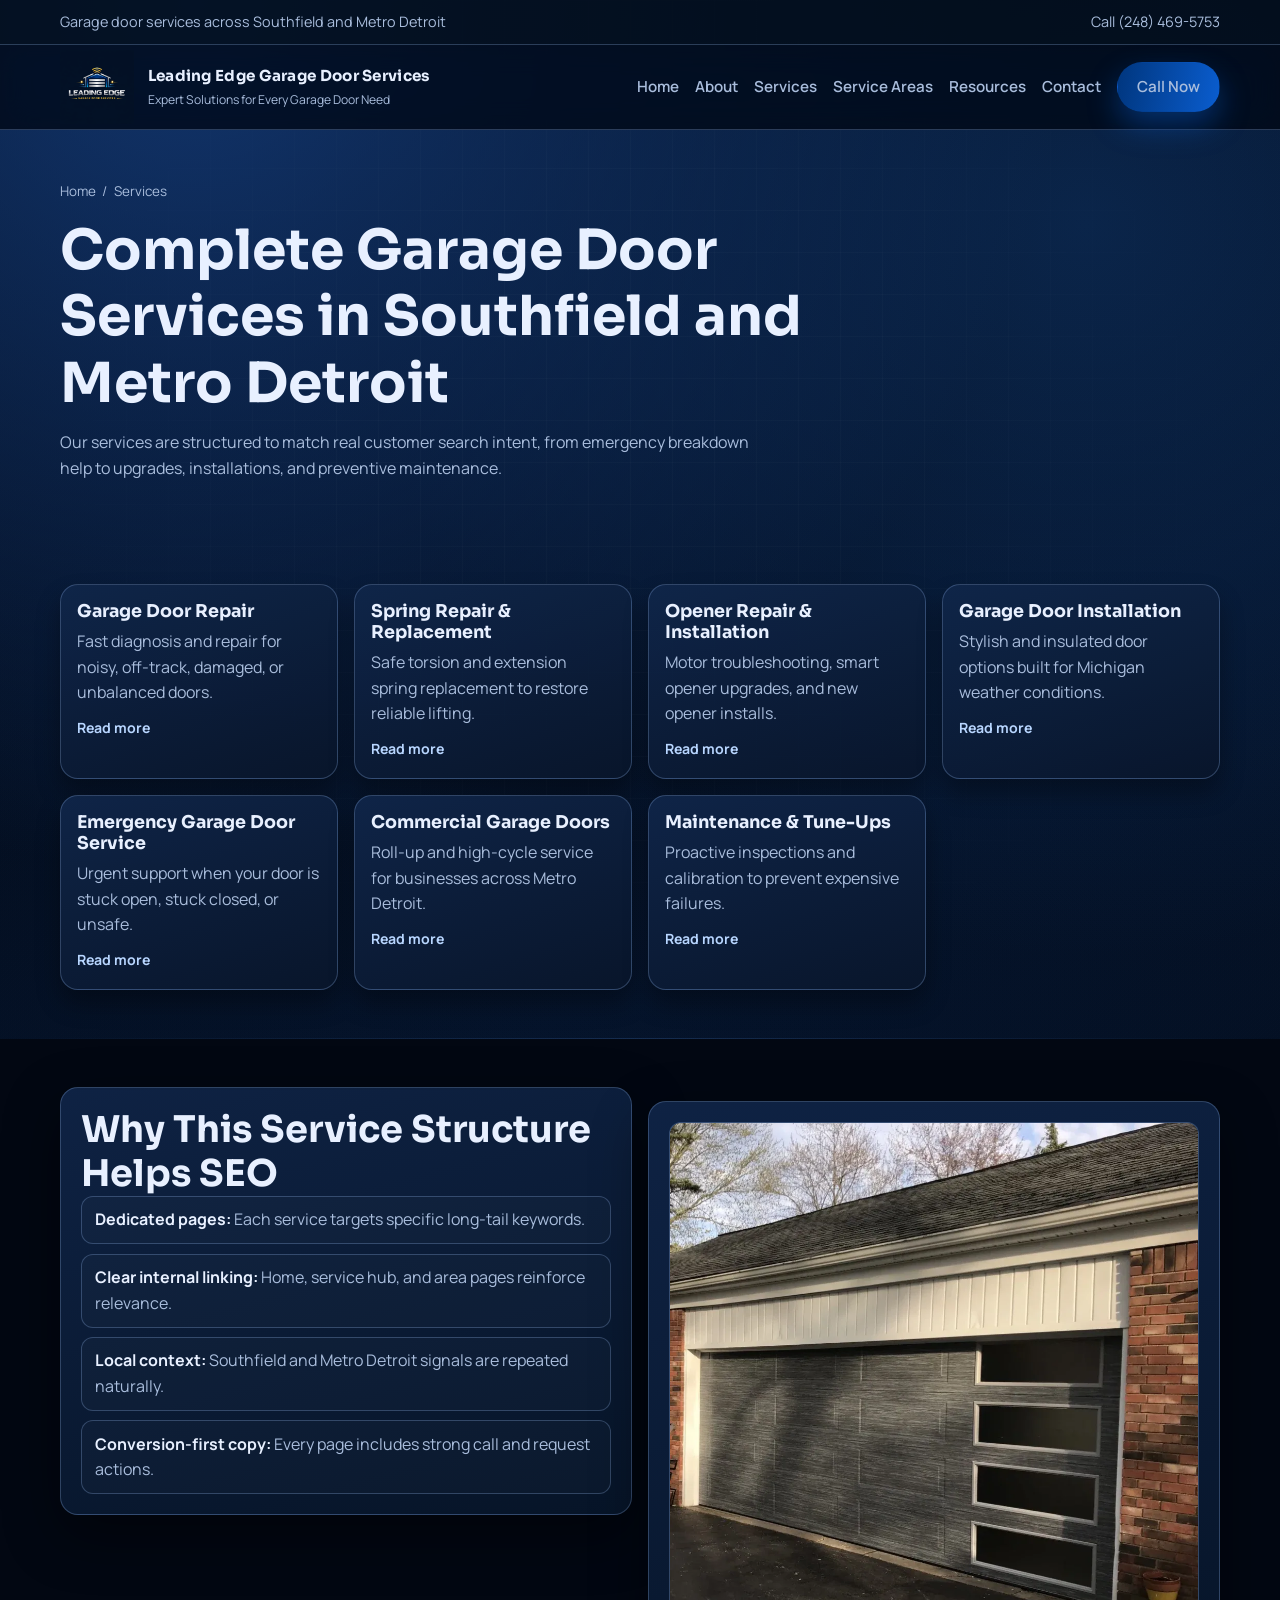
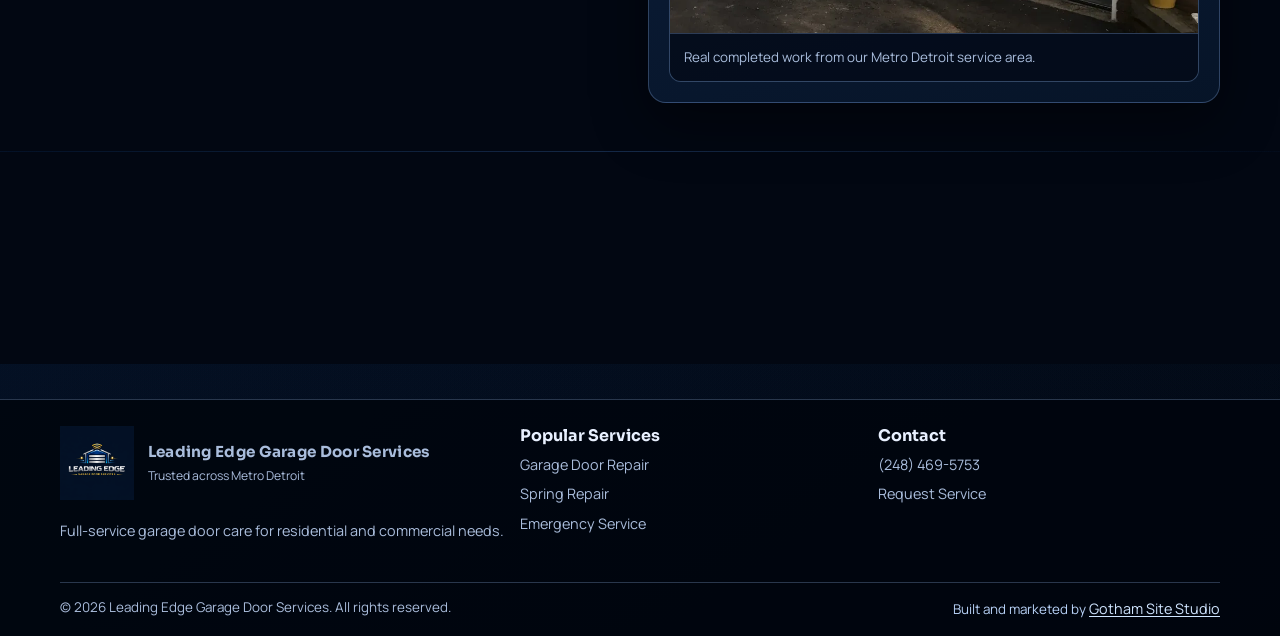
<file: services/index.html>
<!doctype html>
<html lang="en">
  <head>
    <meta charset="UTF-8" />
    <meta name="viewport" content="width=device-width, initial-scale=1.0" />
    <title>Garage Door Services in Southfield MI | Leading Edge</title>
    <meta
      name="description"
      content="Explore garage door services from Leading Edge: repairs, spring replacement, opener solutions, installations, emergency support, and commercial service in Metro Detroit."
    />
    <meta name="robots" content="index,follow" />
    <link rel="canonical" href="https://www.migaragedoor.com/services/" />
    <link rel="stylesheet" href="../assets/css/style.css" />
  </head>
  <body>
    <a class="skip-link" href="#main-content">Skip to main content</a>
    <div class="top-strip">
      <div class="container">
        <span>Garage door services across Southfield and Metro Detroit</span>
        <a href="tel:+12484695753">Call (248) 469-5753</a>
      </div>
    </div>

    <header class="header">
      <div class="container nav-wrap">
        <a class="brand" href="../index.html">
          <img src="../images/leading-edge-garage-door-services-logo.png" alt="Leading Edge Garage Door Services logo" />
          <div class="brand-text">
            <strong>Leading Edge Garage Door Services</strong>
            <span>Expert Solutions for Every Garage Door Need</span>
          </div>
        </a>
        <button class="hamburger" data-nav-toggle aria-expanded="false" aria-label="Open menu">☰</button>
        <nav class="nav" data-nav aria-label="Main navigation">
          <a href="../index.html">Home</a>
          <a href="../about.html">About</a>
          <a href="index.html">Services</a>
          <a href="../service-areas/index.html">Service Areas</a>
          <a href="../resources/index.html">Resources</a>
          <a href="../contact.html">Contact</a>
          <a class="btn btn-primary" href="tel:+12484695753">Call Now</a>
        </nav>
      </div>
    </header>

    <main id="main-content">
      <section class="page-hero">
        <div class="container">
          <div class="breadcrumbs">
            <a href="../index.html">Home</a>
            <span>/</span>
            <span>Services</span>
          </div>
          <h1>Complete Garage Door Services in Southfield and Metro Detroit</h1>
          <p>
            Our services are structured to match real customer search intent, from emergency breakdown help to
            upgrades, installations, and preventive maintenance.
          </p>
        </div>
      </section>

      <section class="section">
        <div class="container card-grid">
          <article class="card reveal">
            <h3>Garage Door Repair</h3>
            <p>Fast diagnosis and repair for noisy, off-track, damaged, or unbalanced doors.</p>
            <a class="inline-link" href="garage-door-repair.html">Read more</a>
          </article>
          <article class="card reveal">
            <h3>Spring Repair & Replacement</h3>
            <p>Safe torsion and extension spring replacement to restore reliable lifting.</p>
            <a class="inline-link" href="spring-repair.html">Read more</a>
          </article>
          <article class="card reveal">
            <h3>Opener Repair & Installation</h3>
            <p>Motor troubleshooting, smart opener upgrades, and new opener installs.</p>
            <a class="inline-link" href="opener-repair-installation.html">Read more</a>
          </article>
          <article class="card reveal">
            <h3>Garage Door Installation</h3>
            <p>Stylish and insulated door options built for Michigan weather conditions.</p>
            <a class="inline-link" href="garage-door-installation.html">Read more</a>
          </article>
          <article class="card reveal">
            <h3>Emergency Garage Door Service</h3>
            <p>Urgent support when your door is stuck open, stuck closed, or unsafe.</p>
            <a class="inline-link" href="emergency-service.html">Read more</a>
          </article>
          <article class="card reveal">
            <h3>Commercial Garage Doors</h3>
            <p>Roll-up and high-cycle service for businesses across Metro Detroit.</p>
            <a class="inline-link" href="commercial-garage-doors.html">Read more</a>
          </article>
          <article class="card reveal">
            <h3>Maintenance & Tune-Ups</h3>
            <p>Proactive inspections and calibration to prevent expensive failures.</p>
            <a class="inline-link" href="maintenance-tune-up.html">Read more</a>
          </article>
        </div>
      </section>

      <section class="section">
        <div class="container split">
          <article class="panel reveal">
            <h2>Why This Service Structure Helps SEO</h2>
            <ul class="list-clean">
              <li><strong>Dedicated pages:</strong> Each service targets specific long-tail keywords.</li>
              <li><strong>Clear internal linking:</strong> Home, service hub, and area pages reinforce relevance.</li>
              <li><strong>Local context:</strong> Southfield and Metro Detroit signals are repeated naturally.</li>
              <li><strong>Conversion-first copy:</strong> Every page includes strong call and request actions.</li>
            </ul>
          </article>
          <article class="panel reveal">
            <figure class="media-photo">
              <img
                src="../images/garage-door-project-southfield-mi-1.webp"
                alt="Garage door project Southfield MI 1"
                width="1024"
                height="989"
                loading="lazy"
              />
              <figcaption>Real completed work from our Metro Detroit service area.</figcaption>
            </figure>
          </article>
        </div>
      </section>

      <section class="section">
        <div class="container">
          <div class="cta-box reveal">
            <div>
              <h2>Need Help Right Now?</h2>
              <p>Call for emergency dispatch or request a quote online.</p>
            </div>
            <a class="btn btn-primary" href="tel:+12484695753">(248) 469-5753</a>
          </div>
        </div>
      </section>
    </main>

    <footer class="footer">
      <div class="container footer-grid">
        <div>
          <a class="brand" href="../index.html">
            <img src="../images/leading-edge-garage-door-services-logo.png" alt="Leading Edge Garage Door Services logo" />
            <div class="brand-text">
              <strong>Leading Edge Garage Door Services</strong>
              <span>Trusted across Metro Detroit</span>
            </div>
          </a>
          <p style="margin-top: 0.75rem">Full-service garage door care for residential and commercial needs.</p>
        </div>
        <div>
          <h3 style="font-size: 1rem; margin-bottom: 0.5rem">Popular Services</h3>
          <ul>
            <li><a href="garage-door-repair.html">Garage Door Repair</a></li>
            <li><a href="spring-repair.html">Spring Repair</a></li>
            <li><a href="emergency-service.html">Emergency Service</a></li>
          </ul>
        </div>
        <div>
          <h3 style="font-size: 1rem; margin-bottom: 0.5rem">Contact</h3>
          <ul>
            <li><a href="tel:+12484695753">(248) 469-5753</a></li>
            <li><a href="../contact.html">Request Service</a></li>
          </ul>
        </div>
      </div>
      <div class="container copyright">
        <span>© 2026 Leading Edge Garage Door Services. All rights reserved.</span>
        <span class="watermark">Built and marketed by <a href="https://gothamsitestudio.com/" target="_blank" rel="noopener noreferrer">Gotham Site Studio</a></span>
      </div>
    </footer>

    <button class="back-to-top" aria-label="Back to top">↑</button>


    <script src="../assets/js/main.js"></script>
    <!-- Matomo -->
    <script>
      var _paq = window._paq = window._paq || [];
      /* tracker methods like "setCustomDimension" should be called before "trackPageView" */
      _paq.push(["setDocumentTitle", document.domain + "/" + document.title]);
      _paq.push(["setCookieDomain", "*.migaragedoor.com"]);
      _paq.push(["setDomains", ["*.migaragedoor.com"]]);
      _paq.push(['trackPageView']);
      _paq.push(['enableLinkTracking']);
      (function() {
        var u="https://matomo.alphalockandsafe.com/matomo/";
        _paq.push(['setTrackerUrl', u+'matomo.php']);
        _paq.push(['setSiteId', '36']);
        var d=document, g=d.createElement('script'), s=d.getElementsByTagName('script')[0];
        g.async=true; g.src=u+'matomo.js'; s.parentNode.insertBefore(g,s);
      })();
    </script>
    <script src="../assets/js/matomo-events.js"></script>
    <noscript><p><img referrerpolicy="no-referrer-when-downgrade" src="https://matomo.alphalockandsafe.com/matomo/matomo.php?idsite=36&amp;rec=1" style="border:0;" alt="" /></p></noscript>
    <!-- End Matomo Code -->
  </body>
</html>
</file>
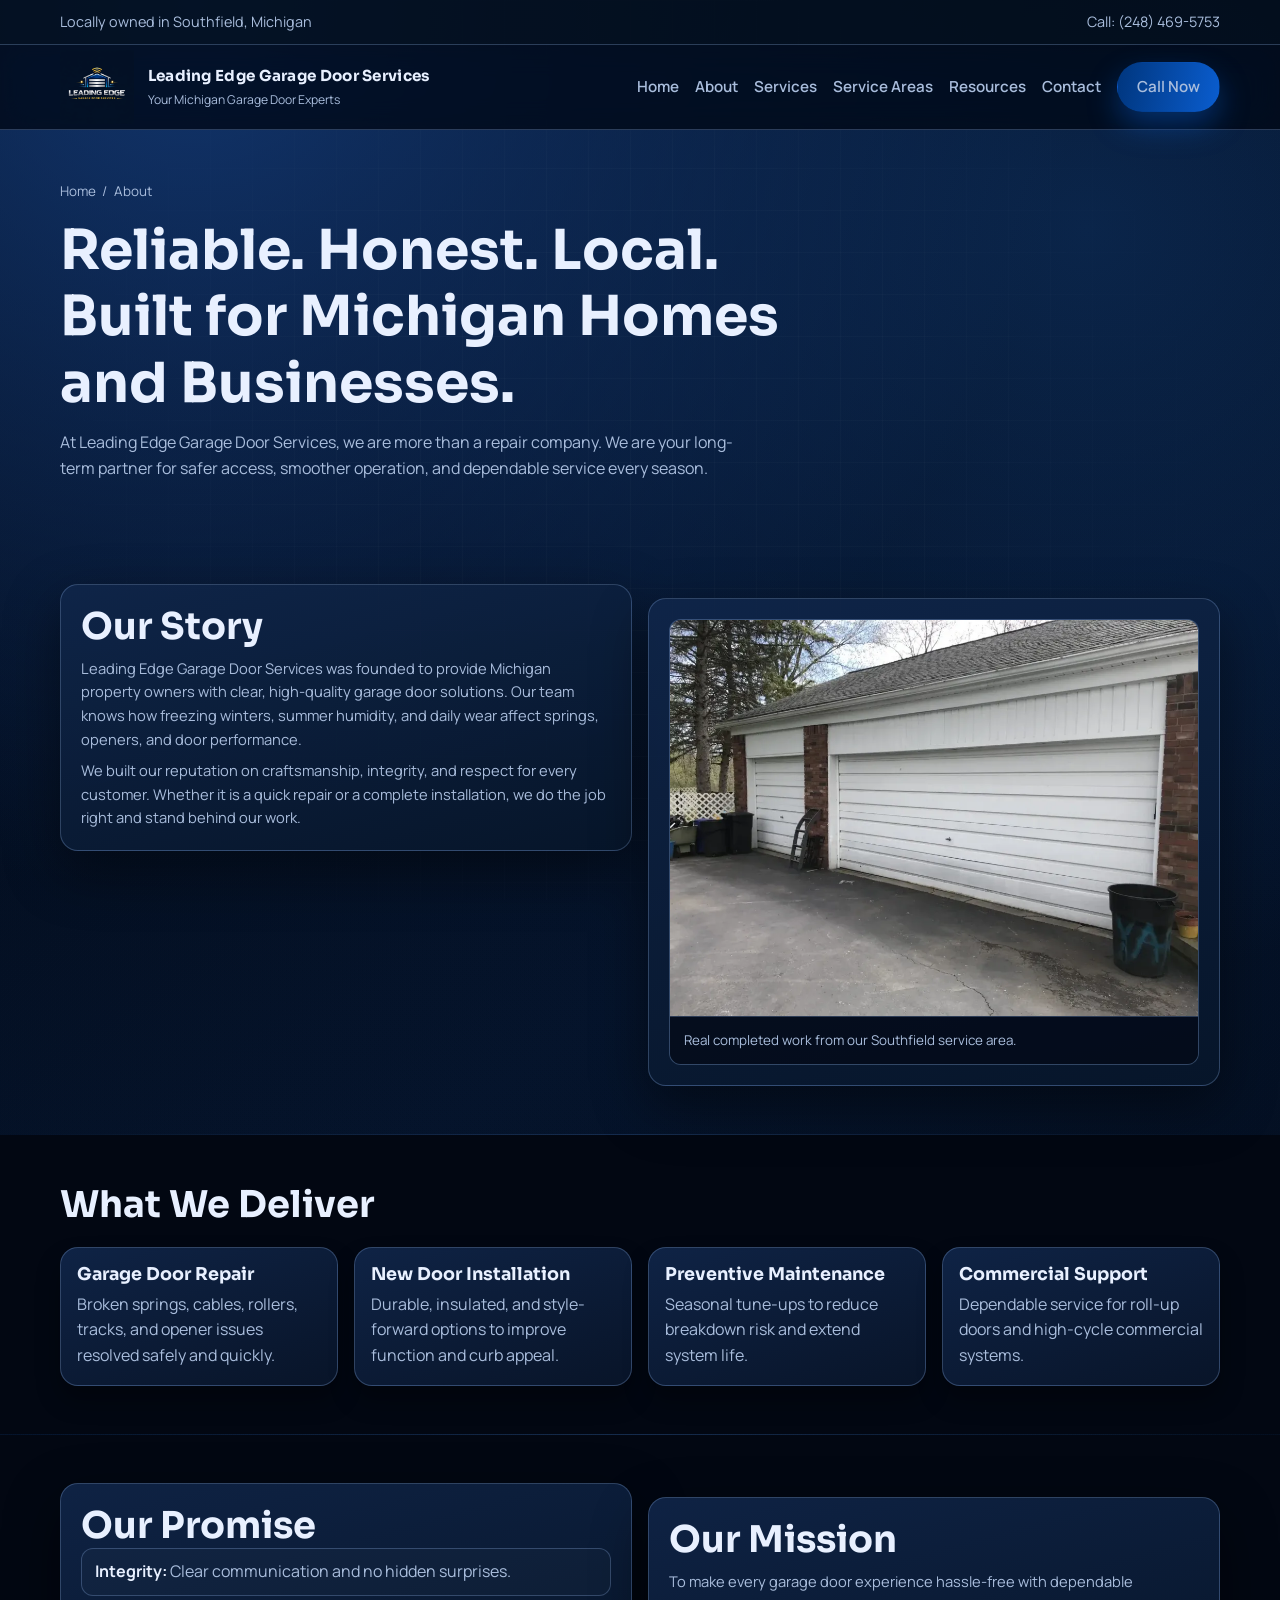
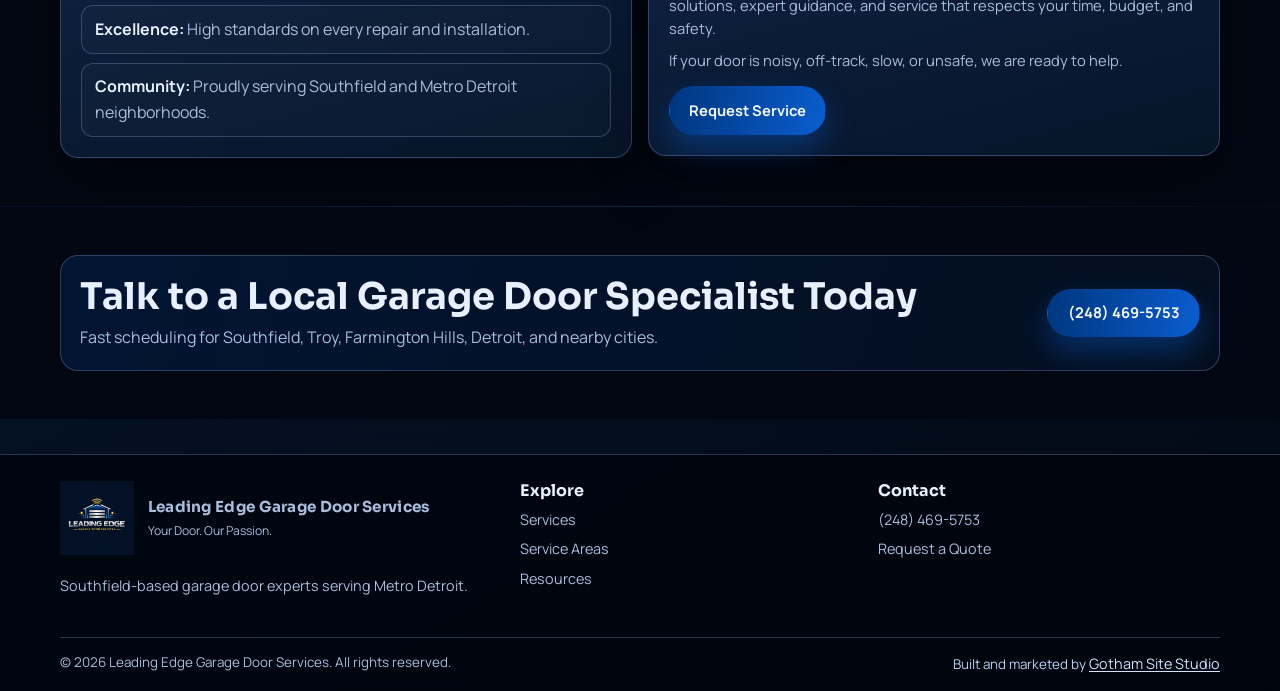
<file: about.html>
<!doctype html>
<html lang="en">
  <head>
    <meta charset="UTF-8" />
    <meta name="viewport" content="width=device-width, initial-scale=1.0" />
    <title>About Leading Edge Garage Door Services | Southfield MI</title>
    <meta
      name="description"
      content="Learn about Leading Edge Garage Door Services, a locally owned Southfield team delivering trusted garage door repair, installation, and maintenance across Metro Detroit."
    />
    <meta name="robots" content="index,follow" />
    <link rel="canonical" href="https://www.migaragedoor.com/about.html" />
    <link rel="stylesheet" href="assets/css/style.css" />
  </head>
  <body>
    <a class="skip-link" href="#main-content">Skip to main content</a>
    <div class="top-strip">
      <div class="container">
        <span>Locally owned in Southfield, Michigan</span>
        <a href="tel:+12484695753">Call: (248) 469-5753</a>
      </div>
    </div>

    <header class="header">
      <div class="container nav-wrap">
        <a class="brand" href="index.html" aria-label="Leading Edge Garage Door Services home">
          <img src="images/leading-edge-garage-door-services-logo.png" alt="Leading Edge Garage Door Services logo" />
          <div class="brand-text">
            <strong>Leading Edge Garage Door Services</strong>
            <span>Your Michigan Garage Door Experts</span>
          </div>
        </a>
        <button class="hamburger" data-nav-toggle aria-expanded="false" aria-label="Open menu">☰</button>
        <nav class="nav" data-nav aria-label="Main navigation">
          <a href="index.html">Home</a>
          <a href="about.html">About</a>
          <a href="services/index.html">Services</a>
          <a href="service-areas/index.html">Service Areas</a>
          <a href="resources/index.html">Resources</a>
          <a href="contact.html">Contact</a>
          <a class="btn btn-primary" href="tel:+12484695753">Call Now</a>
        </nav>
      </div>
    </header>

    <main id="main-content">
      <section class="page-hero">
        <div class="container">
          <div class="breadcrumbs">
            <a href="index.html">Home</a>
            <span>/</span>
            <span>About</span>
          </div>
          <h1>Reliable. Honest. Local. Built for Michigan Homes and Businesses.</h1>
          <p>
            At Leading Edge Garage Door Services, we are more than a repair company. We are your long-term
            partner for safer access, smoother operation, and dependable service every season.
          </p>
        </div>
      </section>

      <section class="section">
        <div class="container split">
          <article class="panel reveal">
            <h2>Our Story</h2>
            <p>
              Leading Edge Garage Door Services was founded to provide Michigan property owners with clear,
              high-quality garage door solutions. Our team knows how freezing winters, summer humidity, and daily
              wear affect springs, openers, and door performance.
            </p>
            <p>
              We built our reputation on craftsmanship, integrity, and respect for every customer. Whether it is a
              quick repair or a complete installation, we do the job right and stand behind our work.
            </p>
          </article>
          <article class="panel reveal">
            <figure class="media-photo">
              <img
                src="images/garage-door-project-southfield-mi-3.webp"
                alt="Garage door project Southfield MI 3"
                width="1024"
                height="768"
                loading="lazy"
              />
              <figcaption>Real completed work from our Southfield service area.</figcaption>
            </figure>
          </article>
        </div>
      </section>

      <section class="section">
        <div class="container">
          <div class="section-head reveal">
            <h2>What We Deliver</h2>
          </div>
          <div class="card-grid">
            <article class="card reveal">
              <h3>Garage Door Repair</h3>
              <p>Broken springs, cables, rollers, tracks, and opener issues resolved safely and quickly.</p>
            </article>
            <article class="card reveal">
              <h3>New Door Installation</h3>
              <p>Durable, insulated, and style-forward options to improve function and curb appeal.</p>
            </article>
            <article class="card reveal">
              <h3>Preventive Maintenance</h3>
              <p>Seasonal tune-ups to reduce breakdown risk and extend system life.</p>
            </article>
            <article class="card reveal">
              <h3>Commercial Support</h3>
              <p>Dependable service for roll-up doors and high-cycle commercial systems.</p>
            </article>
          </div>
        </div>
      </section>

      <section class="section">
        <div class="container split">
          <article class="panel reveal">
            <h2>Our Promise</h2>
            <ul class="list-clean">
              <li><strong>Integrity:</strong> Clear communication and no hidden surprises.</li>
              <li><strong>Excellence:</strong> High standards on every repair and installation.</li>
              <li><strong>Community:</strong> Proudly serving Southfield and Metro Detroit neighborhoods.</li>
            </ul>
          </article>
          <article class="panel reveal">
            <h2>Our Mission</h2>
            <p>
              To make every garage door experience hassle-free with dependable solutions, expert guidance, and
              service that respects your time, budget, and safety.
            </p>
            <p>
              If your door is noisy, off-track, slow, or unsafe, we are ready to help.
            </p>
            <p style="margin-top: 0.85rem">
              <a class="btn btn-primary" href="contact.html">Request Service</a>
            </p>
          </article>
        </div>
      </section>

      <section class="section">
        <div class="container">
          <div class="cta-box reveal">
            <div>
              <h2>Talk to a Local Garage Door Specialist Today</h2>
              <p>Fast scheduling for Southfield, Troy, Farmington Hills, Detroit, and nearby cities.</p>
            </div>
            <a class="btn btn-primary" href="tel:+12484695753">(248) 469-5753</a>
          </div>
        </div>
      </section>
    </main>

    <footer class="footer">
      <div class="container footer-grid">
        <div>
          <a class="brand" href="index.html">
            <img src="images/leading-edge-garage-door-services-logo.png" alt="Leading Edge Garage Door Services logo" />
            <div class="brand-text">
              <strong>Leading Edge Garage Door Services</strong>
              <span>Your Door. Our Passion.</span>
            </div>
          </a>
          <p style="margin-top: 0.75rem">Southfield-based garage door experts serving Metro Detroit.</p>
        </div>
        <div>
          <h3 style="font-size: 1rem; margin-bottom: 0.5rem">Explore</h3>
          <ul>
            <li><a href="services/index.html">Services</a></li>
            <li><a href="service-areas/index.html">Service Areas</a></li>
            <li><a href="resources/index.html">Resources</a></li>
          </ul>
        </div>
        <div>
          <h3 style="font-size: 1rem; margin-bottom: 0.5rem">Contact</h3>
          <ul>
            <li><a href="tel:+12484695753">(248) 469-5753</a></li>
            <li><a href="contact.html">Request a Quote</a></li>
          </ul>
        </div>
      </div>
      <div class="container copyright">
        <span>© 2026 Leading Edge Garage Door Services. All rights reserved.</span>
        <span class="watermark">Built and marketed by <a href="https://gothamsitestudio.com/" target="_blank" rel="noopener noreferrer">Gotham Site Studio</a></span>
      </div>
    </footer>

    <button class="back-to-top" aria-label="Back to top">↑</button>


    <script src="assets/js/main.js"></script>
    <!-- Matomo -->
    <script>
      var _paq = window._paq = window._paq || [];
      /* tracker methods like "setCustomDimension" should be called before "trackPageView" */
      _paq.push(["setDocumentTitle", document.domain + "/" + document.title]);
      _paq.push(["setCookieDomain", "*.migaragedoor.com"]);
      _paq.push(["setDomains", ["*.migaragedoor.com"]]);
      _paq.push(['trackPageView']);
      _paq.push(['enableLinkTracking']);
      (function() {
        var u="https://matomo.alphalockandsafe.com/matomo/";
        _paq.push(['setTrackerUrl', u+'matomo.php']);
        _paq.push(['setSiteId', '36']);
        var d=document, g=d.createElement('script'), s=d.getElementsByTagName('script')[0];
        g.async=true; g.src=u+'matomo.js'; s.parentNode.insertBefore(g,s);
      })();
    </script>
    <script src="assets/js/matomo-events.js"></script>
    <noscript><p><img referrerpolicy="no-referrer-when-downgrade" src="https://matomo.alphalockandsafe.com/matomo/matomo.php?idsite=36&amp;rec=1" style="border:0;" alt="" /></p></noscript>
    <!-- End Matomo Code -->
  </body>
</html>
</file>
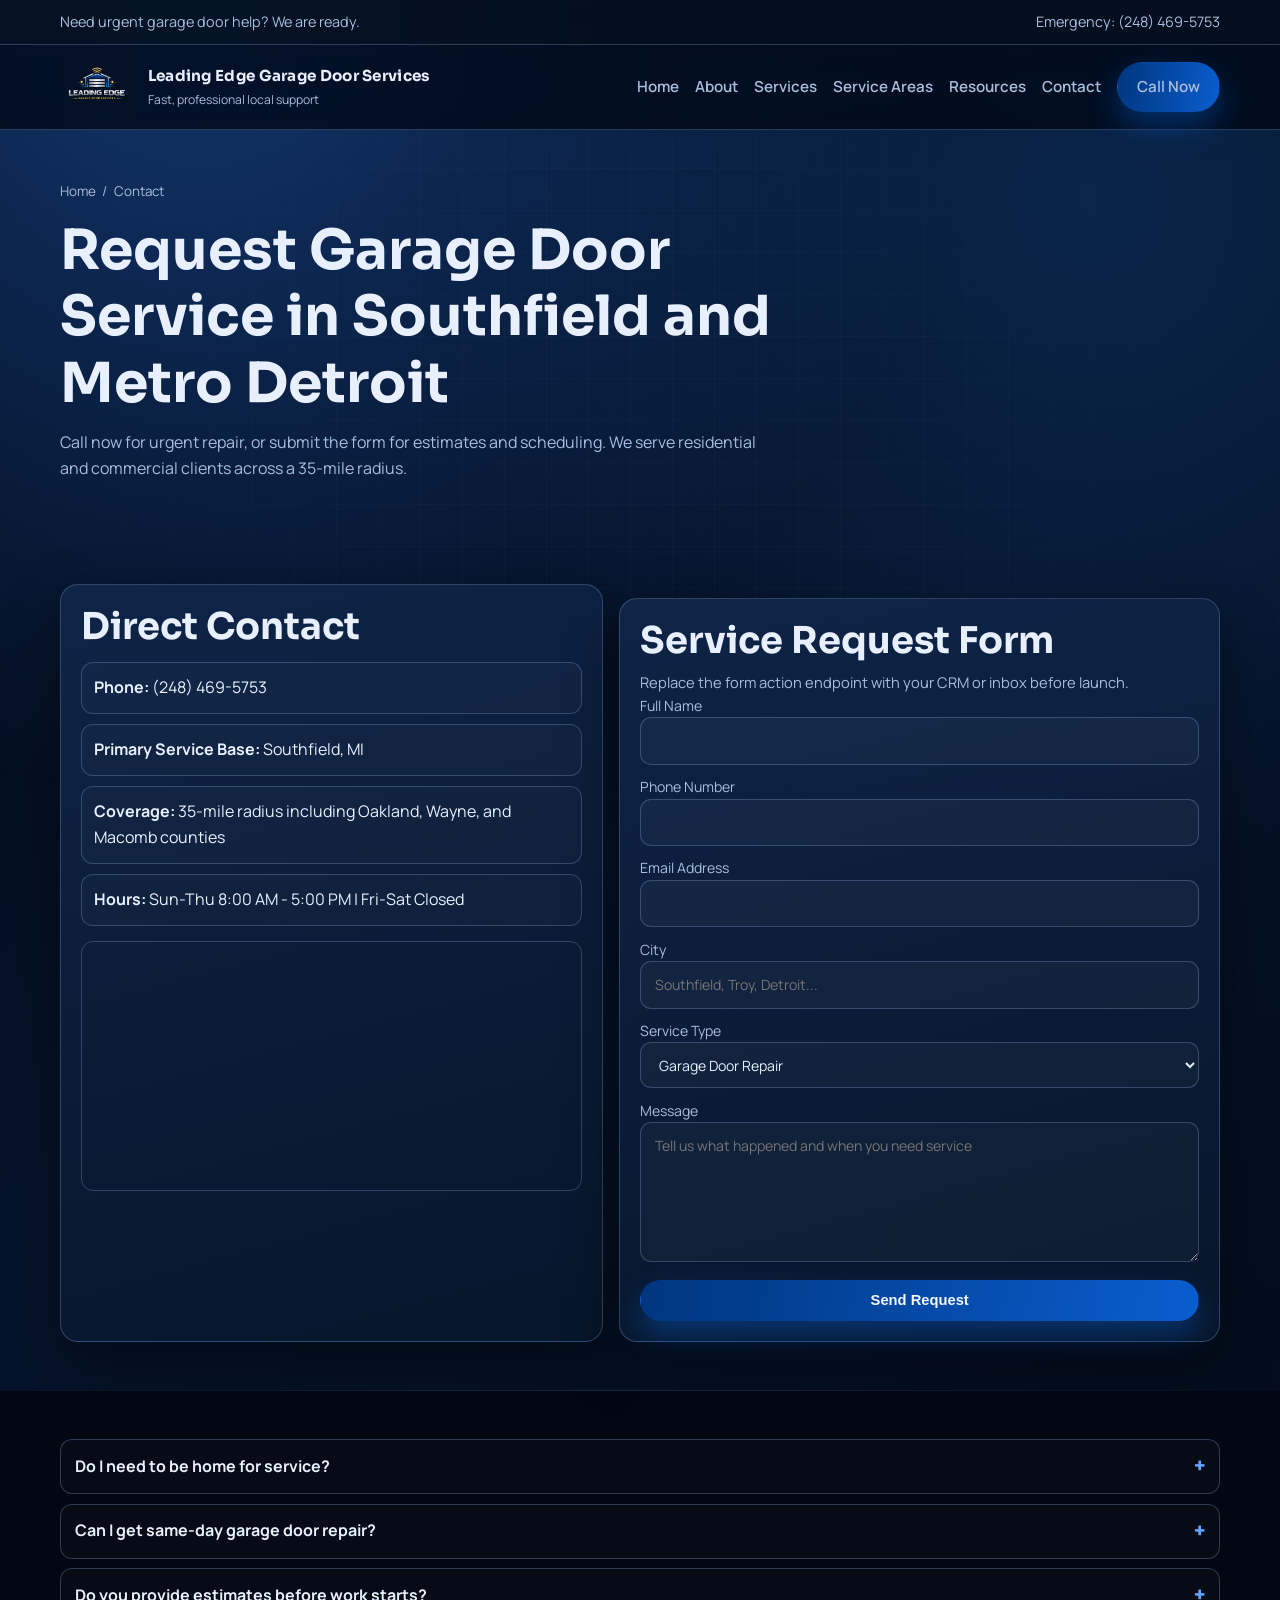
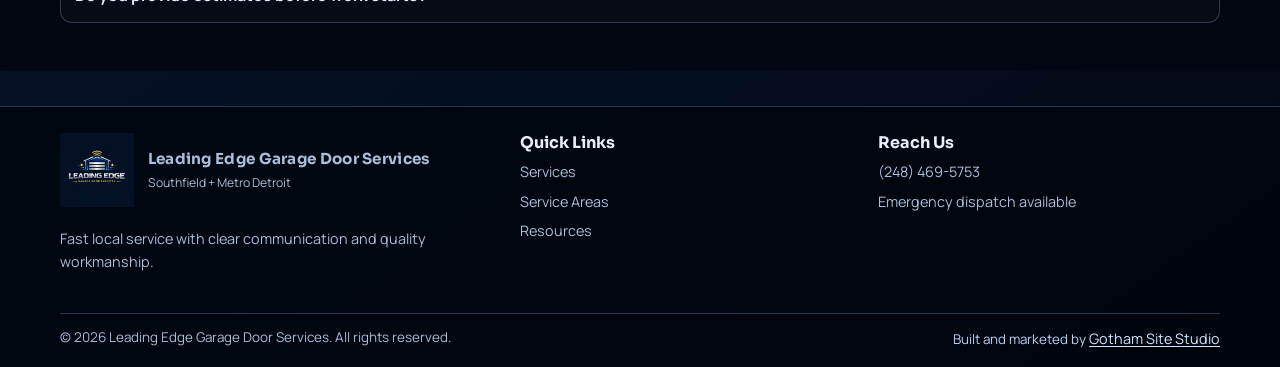
<file: contact.html>
<!doctype html>
<html lang="en">
  <head>
    <meta charset="UTF-8" />
    <meta name="viewport" content="width=device-width, initial-scale=1.0" />
    <title>Contact Leading Edge Garage Door Services | Southfield MI</title>
    <meta
      name="description"
      content="Contact Leading Edge Garage Door Services for garage door repair, installation, and emergency service in Southfield and Metro Detroit. Call (248) 469-5753."
    />
    <meta name="robots" content="index,follow" />
    <link rel="canonical" href="https://www.migaragedoor.com/contact.html" />
    <link rel="stylesheet" href="assets/css/style.css" />
  </head>
  <body>
    <a class="skip-link" href="#main-content">Skip to main content</a>
    <div class="top-strip">
      <div class="container">
        <span>Need urgent garage door help? We are ready.</span>
        <a href="tel:+12484695753">Emergency: (248) 469-5753</a>
      </div>
    </div>

    <header class="header">
      <div class="container nav-wrap">
        <a class="brand" href="index.html" aria-label="Leading Edge Garage Door Services home">
          <img src="images/leading-edge-garage-door-services-logo.png" alt="Leading Edge Garage Door Services logo" />
          <div class="brand-text">
            <strong>Leading Edge Garage Door Services</strong>
            <span>Fast, professional local support</span>
          </div>
        </a>
        <button class="hamburger" data-nav-toggle aria-expanded="false" aria-label="Open menu">☰</button>
        <nav class="nav" data-nav aria-label="Main navigation">
          <a href="index.html">Home</a>
          <a href="about.html">About</a>
          <a href="services/index.html">Services</a>
          <a href="service-areas/index.html">Service Areas</a>
          <a href="resources/index.html">Resources</a>
          <a href="contact.html">Contact</a>
          <a class="btn btn-primary" href="tel:+12484695753">Call Now</a>
        </nav>
      </div>
    </header>

    <main id="main-content">
      <section class="page-hero">
        <div class="container">
          <div class="breadcrumbs">
            <a href="index.html">Home</a>
            <span>/</span>
            <span>Contact</span>
          </div>
          <h1>Request Garage Door Service in Southfield and Metro Detroit</h1>
          <p>
            Call now for urgent repair, or submit the form for estimates and scheduling. We serve residential and
            commercial clients across a 35-mile radius.
          </p>
        </div>
      </section>

      <section class="section">
        <div class="container contact-wrap">
          <article class="panel reveal">
            <h2>Direct Contact</h2>
            <div class="call-chip" style="margin-top: 0.8rem">
              <strong>Phone:</strong>
              <a href="tel:+12484695753">(248) 469-5753</a>
            </div>
            <div class="call-chip" style="margin-top: 0.6rem">
              <strong>Primary Service Base:</strong>
              <span>Southfield, MI</span>
            </div>
            <div class="call-chip" style="margin-top: 0.6rem">
              <strong>Coverage:</strong>
              <span>35-mile radius including Oakland, Wayne, and Macomb counties</span>
            </div>
            <div class="call-chip" style="margin-top: 0.6rem">
              <strong>Hours:</strong>
              <span>Sun-Thu 8:00 AM - 5:00 PM | Fri-Sat Closed</span>
            </div>
            <div class="map-box" style="margin-top: 0.9rem">
              <iframe
                loading="lazy"
                title="Southfield service area map"
                src="https://www.google.com/maps?q=Southfield%2C%20MI&output=embed"
              ></iframe>
            </div>
          </article>

          <article class="panel reveal">
            <h2>Service Request Form</h2>
            <p style="color: var(--text-soft)">
              Replace the form action endpoint with your CRM or inbox before launch.
            </p>
            <form class="form" method="post" action="https://formsubmit.co/your-email@example.com">
              <label>
                Full Name
                <input type="text" name="name" required />
              </label>
              <label>
                Phone Number
                <input type="tel" name="phone" required />
              </label>
              <label>
                Email Address
                <input type="email" name="email" required />
              </label>
              <label>
                City
                <input type="text" name="city" placeholder="Southfield, Troy, Detroit..." required />
              </label>
              <label>
                Service Type
                <select name="service_type">
                  <option>Garage Door Repair</option>
                  <option>Emergency Service</option>
                  <option>Spring Repair</option>
                  <option>Opener Repair / Install</option>
                  <option>New Door Installation</option>
                  <option>Commercial Service</option>
                </select>
              </label>
              <label>
                Message
                <textarea name="message" placeholder="Tell us what happened and when you need service"></textarea>
              </label>
              <input type="hidden" name="_subject" value="New service request from migaragedoor.com" />
              <input type="hidden" name="_captcha" value="false" />
              <button class="btn btn-primary" type="submit">Send Request</button>
            </form>
          </article>
        </div>
      </section>

      <section class="section">
        <div class="container">
          <div class="faq reveal">
            <details>
              <summary>Do I need to be home for service?</summary>
              <p>
                For residential service, yes. For some commercial properties, approved on-site access can be arranged
                in advance.
              </p>
            </details>
            <details>
              <summary>Can I get same-day garage door repair?</summary>
              <p>
                We do our best to provide same-day slots for urgent issues. Call for current availability.
              </p>
            </details>
            <details>
              <summary>Do you provide estimates before work starts?</summary>
              <p>
                Yes. We inspect, explain options, and provide transparent pricing before you approve the job.
              </p>
            </details>
          </div>
        </div>
      </section>
    </main>

    <footer class="footer">
      <div class="container footer-grid">
        <div>
          <a class="brand" href="index.html">
            <img src="images/leading-edge-garage-door-services-logo.png" alt="Leading Edge Garage Door Services logo" />
            <div class="brand-text">
              <strong>Leading Edge Garage Door Services</strong>
              <span>Southfield + Metro Detroit</span>
            </div>
          </a>
          <p style="margin-top: 0.75rem">Fast local service with clear communication and quality workmanship.</p>
        </div>
        <div>
          <h3 style="font-size: 1rem; margin-bottom: 0.5rem">Quick Links</h3>
          <ul>
            <li><a href="services/index.html">Services</a></li>
            <li><a href="service-areas/index.html">Service Areas</a></li>
            <li><a href="resources/index.html">Resources</a></li>
          </ul>
        </div>
        <div>
          <h3 style="font-size: 1rem; margin-bottom: 0.5rem">Reach Us</h3>
          <ul>
            <li><a href="tel:+12484695753">(248) 469-5753</a></li>
            <li>Emergency dispatch available</li>
          </ul>
        </div>
      </div>
      <div class="container copyright">
        <span>© 2026 Leading Edge Garage Door Services. All rights reserved.</span>
        <span class="watermark">Built and marketed by <a href="https://gothamsitestudio.com/" target="_blank" rel="noopener noreferrer">Gotham Site Studio</a></span>
      </div>
    </footer>

    <button class="back-to-top" aria-label="Back to top">↑</button>


    <script src="assets/js/main.js"></script>
    <!-- Matomo -->
    <script>
      var _paq = window._paq = window._paq || [];
      /* tracker methods like "setCustomDimension" should be called before "trackPageView" */
      _paq.push(["setDocumentTitle", document.domain + "/" + document.title]);
      _paq.push(["setCookieDomain", "*.migaragedoor.com"]);
      _paq.push(["setDomains", ["*.migaragedoor.com"]]);
      _paq.push(['trackPageView']);
      _paq.push(['enableLinkTracking']);
      (function() {
        var u="https://matomo.alphalockandsafe.com/matomo/";
        _paq.push(['setTrackerUrl', u+'matomo.php']);
        _paq.push(['setSiteId', '36']);
        var d=document, g=d.createElement('script'), s=d.getElementsByTagName('script')[0];
        g.async=true; g.src=u+'matomo.js'; s.parentNode.insertBefore(g,s);
      })();
    </script>
    <script src="assets/js/matomo-events.js"></script>
    <noscript><p><img referrerpolicy="no-referrer-when-downgrade" src="https://matomo.alphalockandsafe.com/matomo/matomo.php?idsite=36&amp;rec=1" style="border:0;" alt="" /></p></noscript>
    <!-- End Matomo Code -->
  </body>
</html>
</file>
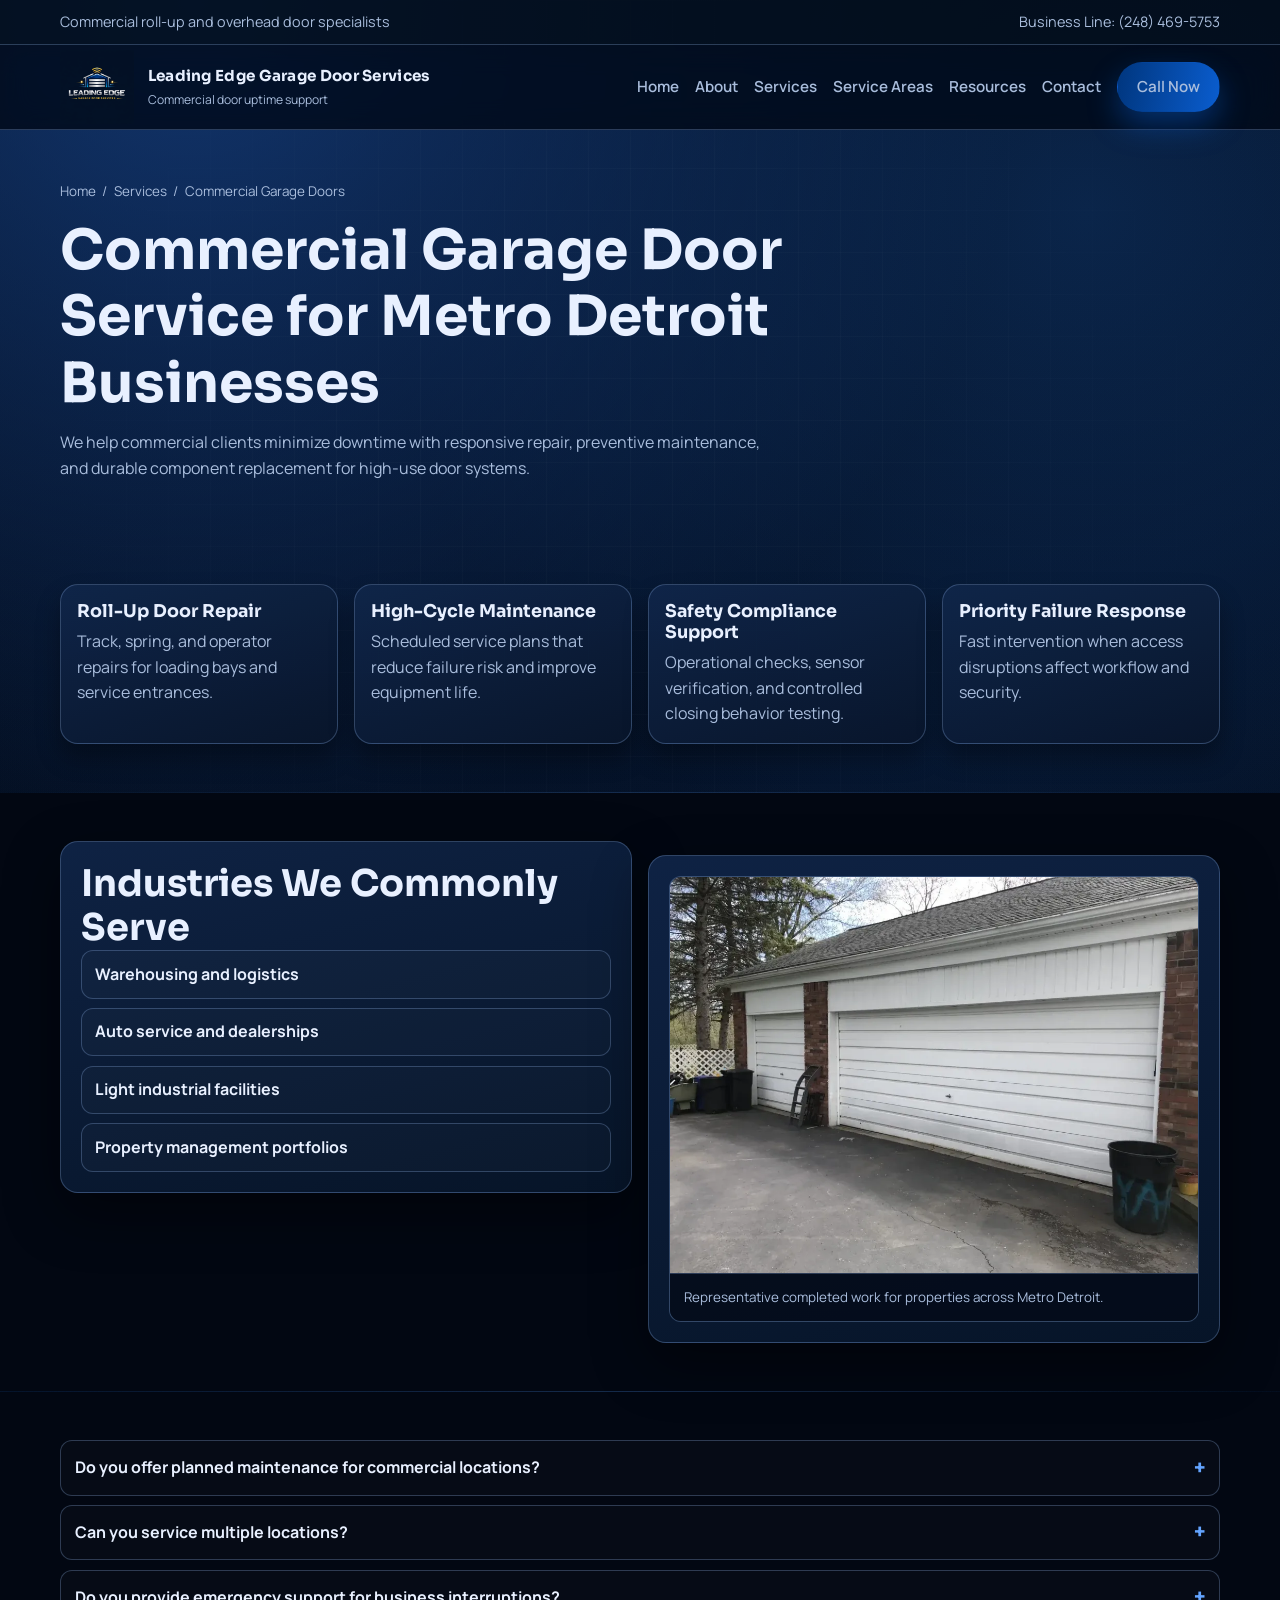
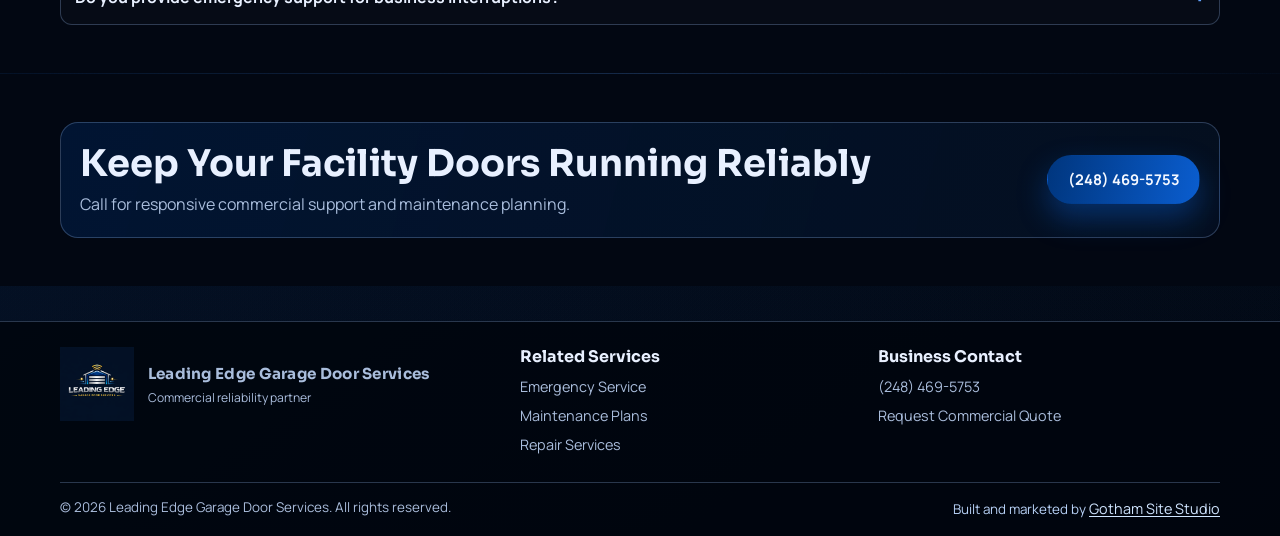
<file: services/commercial-garage-doors.html>
<!doctype html>
<html lang="en">
  <head>
    <meta charset="UTF-8" />
    <meta name="viewport" content="width=device-width, initial-scale=1.0" />
    <title>Commercial Garage Door Service | Metro Detroit</title>
    <meta
      name="description"
      content="Commercial garage door repair and maintenance in Metro Detroit. Roll-up door support, high-cycle systems, and rapid response to reduce business downtime."
    />
    <meta name="robots" content="index,follow" />
    <link rel="canonical" href="https://www.migaragedoor.com/services/commercial-garage-doors.html" />
    <link rel="stylesheet" href="../assets/css/style.css" />
  </head>
  <body>
    <a class="skip-link" href="#main-content">Skip to main content</a>
    <div class="top-strip">
      <div class="container">
        <span>Commercial roll-up and overhead door specialists</span>
        <a href="tel:+12484695753">Business Line: (248) 469-5753</a>
      </div>
    </div>

    <header class="header">
      <div class="container nav-wrap">
        <a class="brand" href="../index.html">
          <img src="../images/leading-edge-garage-door-services-logo.png" alt="Leading Edge Garage Door Services logo" />
          <div class="brand-text">
            <strong>Leading Edge Garage Door Services</strong>
            <span>Commercial door uptime support</span>
          </div>
        </a>
        <button class="hamburger" data-nav-toggle aria-expanded="false" aria-label="Open menu">☰</button>
        <nav class="nav" data-nav aria-label="Main navigation">
          <a href="../index.html">Home</a>
          <a href="../about.html">About</a>
          <a href="index.html">Services</a>
          <a href="../service-areas/index.html">Service Areas</a>
          <a href="../resources/index.html">Resources</a>
          <a href="../contact.html">Contact</a>
          <a class="btn btn-primary" href="tel:+12484695753">Call Now</a>
        </nav>
      </div>
    </header>

    <main id="main-content">
      <section class="page-hero">
        <div class="container">
          <div class="breadcrumbs">
            <a href="../index.html">Home</a>
            <span>/</span>
            <a href="index.html">Services</a>
            <span>/</span>
            <span>Commercial Garage Doors</span>
          </div>
          <h1>Commercial Garage Door Service for Metro Detroit Businesses</h1>
          <p>
            We help commercial clients minimize downtime with responsive repair, preventive maintenance, and
            durable component replacement for high-use door systems.
          </p>
        </div>
      </section>

      <section class="section">
        <div class="container card-grid">
          <article class="card reveal">
            <h3>Roll-Up Door Repair</h3>
            <p>Track, spring, and operator repairs for loading bays and service entrances.</p>
          </article>
          <article class="card reveal">
            <h3>High-Cycle Maintenance</h3>
            <p>Scheduled service plans that reduce failure risk and improve equipment life.</p>
          </article>
          <article class="card reveal">
            <h3>Safety Compliance Support</h3>
            <p>Operational checks, sensor verification, and controlled closing behavior testing.</p>
          </article>
          <article class="card reveal">
            <h3>Priority Failure Response</h3>
            <p>Fast intervention when access disruptions affect workflow and security.</p>
          </article>
        </div>
      </section>

      <section class="section">
        <div class="container split">
          <article class="panel reveal">
            <h2>Industries We Commonly Serve</h2>
            <ul class="list-clean">
              <li><strong>Warehousing and logistics</strong></li>
              <li><strong>Auto service and dealerships</strong></li>
              <li><strong>Light industrial facilities</strong></li>
              <li><strong>Property management portfolios</strong></li>
            </ul>
          </article>
          <article class="panel reveal">
            <figure class="media-photo">
              <img
                src="../images/garage-door-project-southfield-mi-3.webp"
                alt="Garage door project Southfield MI 3"
                width="1024"
                height="768"
                loading="lazy"
              />
              <figcaption>Representative completed work for properties across Metro Detroit.</figcaption>
            </figure>
          </article>
        </div>
      </section>

      <section class="section">
        <div class="container faq reveal">
          <details>
            <summary>Do you offer planned maintenance for commercial locations?</summary>
            <p>Yes. We can build recurring service schedules based on usage intensity and risk profile.</p>
          </details>
          <details>
            <summary>Can you service multiple locations?</summary>
            <p>Yes, for clients within our Southfield-based service radius we coordinate multi-site support.</p>
          </details>
          <details>
            <summary>Do you provide emergency support for business interruptions?</summary>
            <p>Yes. We prioritize failure events that impact facility access and operations.</p>
          </details>
        </div>
      </section>

      <section class="section">
        <div class="container">
          <div class="cta-box reveal">
            <div>
              <h2>Keep Your Facility Doors Running Reliably</h2>
              <p>Call for responsive commercial support and maintenance planning.</p>
            </div>
            <a class="btn btn-primary" href="tel:+12484695753">(248) 469-5753</a>
          </div>
        </div>
      </section>
    </main>

    <footer class="footer">
      <div class="container footer-grid">
        <div>
          <a class="brand" href="../index.html">
            <img src="../images/leading-edge-garage-door-services-logo.png" alt="Leading Edge Garage Door Services logo" />
            <div class="brand-text">
              <strong>Leading Edge Garage Door Services</strong>
              <span>Commercial reliability partner</span>
            </div>
          </a>
        </div>
        <div>
          <h3 style="font-size: 1rem; margin-bottom: 0.5rem">Related Services</h3>
          <ul>
            <li><a href="emergency-service.html">Emergency Service</a></li>
            <li><a href="maintenance-tune-up.html">Maintenance Plans</a></li>
            <li><a href="garage-door-repair.html">Repair Services</a></li>
          </ul>
        </div>
        <div>
          <h3 style="font-size: 1rem; margin-bottom: 0.5rem">Business Contact</h3>
          <ul>
            <li><a href="tel:+12484695753">(248) 469-5753</a></li>
            <li><a href="../contact.html">Request Commercial Quote</a></li>
          </ul>
        </div>
      </div>
      <div class="container copyright">
        <span>© 2026 Leading Edge Garage Door Services. All rights reserved.</span>
        <span class="watermark">Built and marketed by <a href="https://gothamsitestudio.com/" target="_blank" rel="noopener noreferrer">Gotham Site Studio</a></span>
      </div>
    </footer>

    <button class="back-to-top" aria-label="Back to top">↑</button>


    <script src="../assets/js/main.js"></script>
    <!-- Matomo -->
    <script>
      var _paq = window._paq = window._paq || [];
      /* tracker methods like "setCustomDimension" should be called before "trackPageView" */
      _paq.push(["setDocumentTitle", document.domain + "/" + document.title]);
      _paq.push(["setCookieDomain", "*.migaragedoor.com"]);
      _paq.push(["setDomains", ["*.migaragedoor.com"]]);
      _paq.push(['trackPageView']);
      _paq.push(['enableLinkTracking']);
      (function() {
        var u="https://matomo.alphalockandsafe.com/matomo/";
        _paq.push(['setTrackerUrl', u+'matomo.php']);
        _paq.push(['setSiteId', '36']);
        var d=document, g=d.createElement('script'), s=d.getElementsByTagName('script')[0];
        g.async=true; g.src=u+'matomo.js'; s.parentNode.insertBefore(g,s);
      })();
    </script>
    <script src="../assets/js/matomo-events.js"></script>
    <noscript><p><img referrerpolicy="no-referrer-when-downgrade" src="https://matomo.alphalockandsafe.com/matomo/matomo.php?idsite=36&amp;rec=1" style="border:0;" alt="" /></p></noscript>
    <!-- End Matomo Code -->
  </body>
</html>
</file>
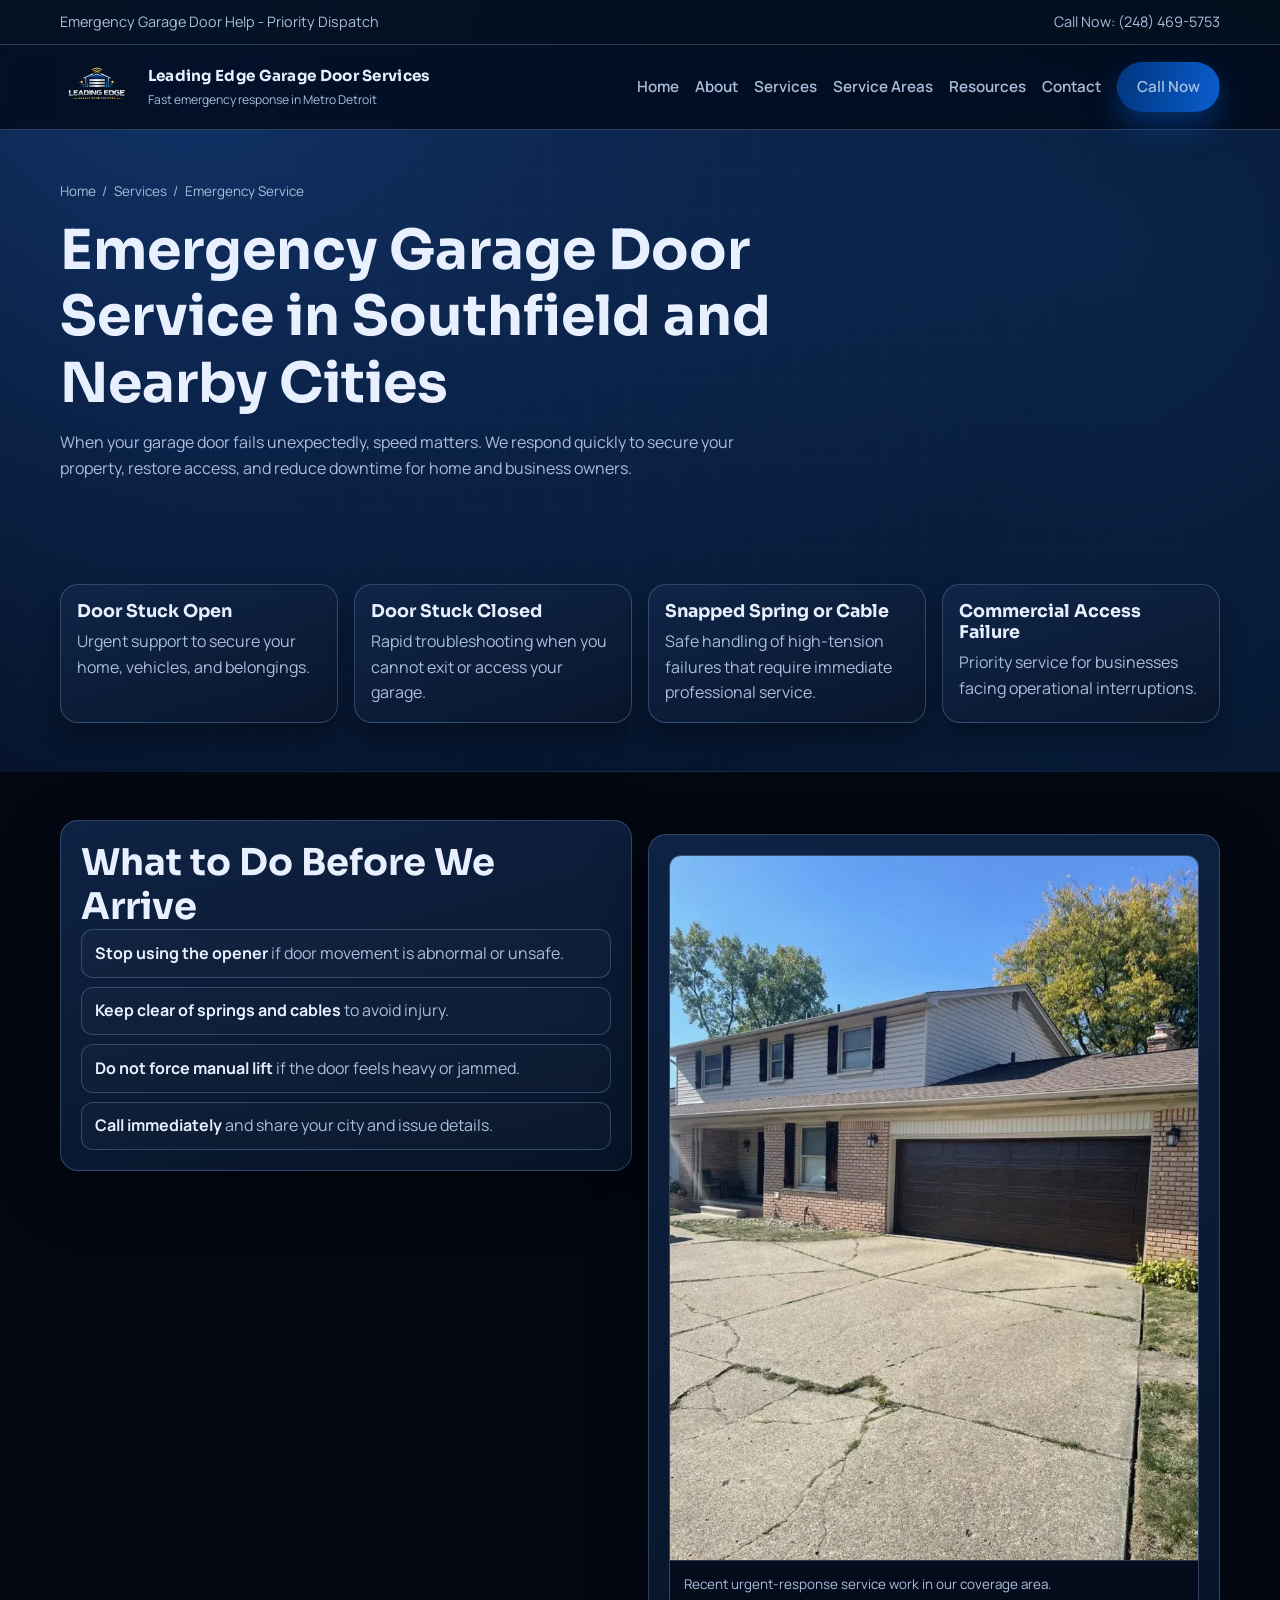
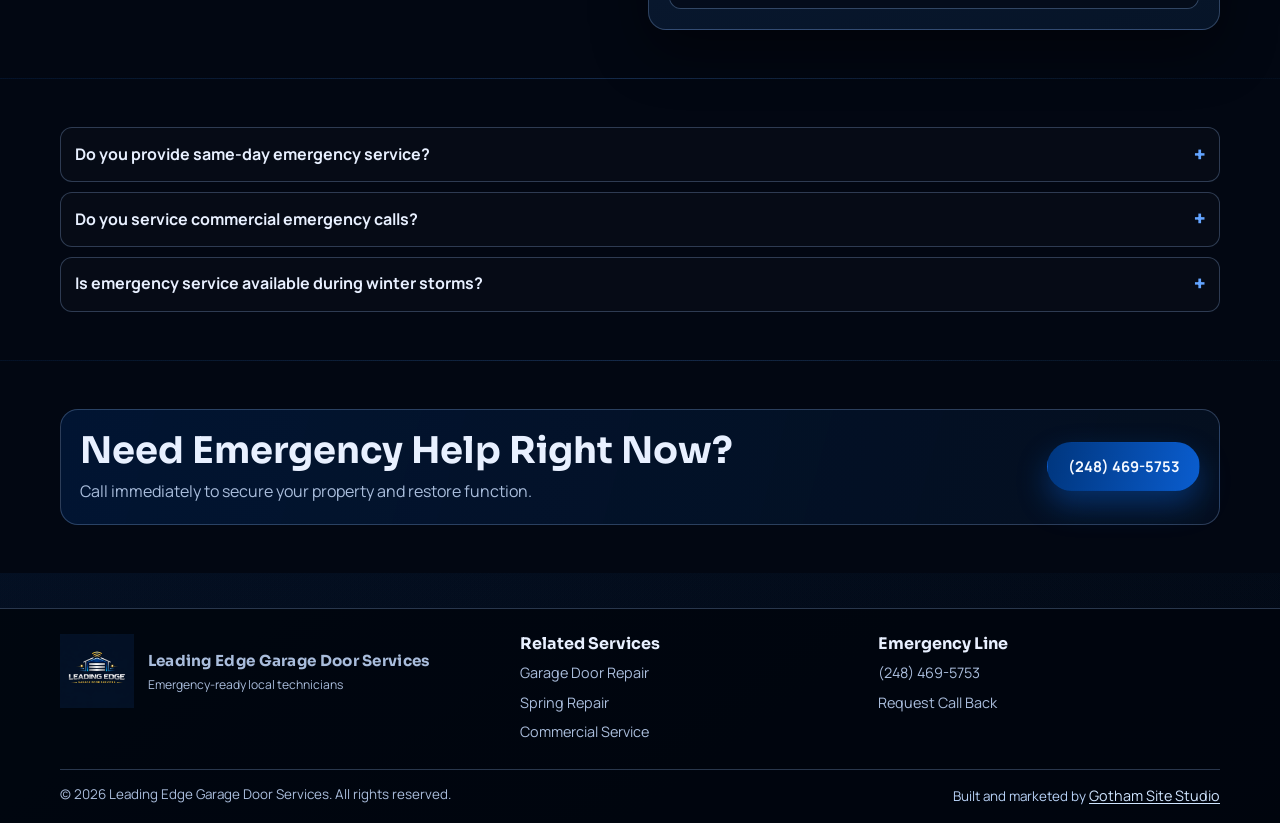
<file: services/emergency-service.html>
<!doctype html>
<html lang="en">
  <head>
    <meta charset="UTF-8" />
    <meta name="viewport" content="width=device-width, initial-scale=1.0" />
    <title>24 Hour Emergency Garage Door Service | Southfield MI</title>
    <meta
      name="description"
      content="Emergency garage door service near Southfield and Metro Detroit. Fast response for doors stuck open, broken springs, cable failures, and security-critical issues."
    />
    <meta name="robots" content="index,follow" />
    <link rel="canonical" href="https://www.migaragedoor.com/services/emergency-service.html" />
    <link rel="stylesheet" href="../assets/css/style.css" />
  </head>
  <body>
    <a class="skip-link" href="#main-content">Skip to main content</a>
    <div class="top-strip">
      <div class="container">
        <span>Emergency Garage Door Help - Priority Dispatch</span>
        <a href="tel:+12484695753">Call Now: (248) 469-5753</a>
      </div>
    </div>

    <header class="header">
      <div class="container nav-wrap">
        <a class="brand" href="../index.html">
          <img src="../images/leading-edge-garage-door-services-logo.png" alt="Leading Edge Garage Door Services logo" />
          <div class="brand-text">
            <strong>Leading Edge Garage Door Services</strong>
            <span>Fast emergency response in Metro Detroit</span>
          </div>
        </a>
        <button class="hamburger" data-nav-toggle aria-expanded="false" aria-label="Open menu">☰</button>
        <nav class="nav" data-nav aria-label="Main navigation">
          <a href="../index.html">Home</a>
          <a href="../about.html">About</a>
          <a href="index.html">Services</a>
          <a href="../service-areas/index.html">Service Areas</a>
          <a href="../resources/index.html">Resources</a>
          <a href="../contact.html">Contact</a>
          <a class="btn btn-primary" href="tel:+12484695753">Call Now</a>
        </nav>
      </div>
    </header>

    <main id="main-content">
      <section class="page-hero">
        <div class="container">
          <div class="breadcrumbs">
            <a href="../index.html">Home</a>
            <span>/</span>
            <a href="index.html">Services</a>
            <span>/</span>
            <span>Emergency Service</span>
          </div>
          <h1>Emergency Garage Door Service in Southfield and Nearby Cities</h1>
          <p>
            When your garage door fails unexpectedly, speed matters. We respond quickly to secure your property,
            restore access, and reduce downtime for home and business owners.
          </p>
        </div>
      </section>

      <section class="section">
        <div class="container card-grid">
          <article class="card reveal">
            <h3>Door Stuck Open</h3>
            <p>Urgent support to secure your home, vehicles, and belongings.</p>
          </article>
          <article class="card reveal">
            <h3>Door Stuck Closed</h3>
            <p>Rapid troubleshooting when you cannot exit or access your garage.</p>
          </article>
          <article class="card reveal">
            <h3>Snapped Spring or Cable</h3>
            <p>Safe handling of high-tension failures that require immediate professional service.</p>
          </article>
          <article class="card reveal">
            <h3>Commercial Access Failure</h3>
            <p>Priority service for businesses facing operational interruptions.</p>
          </article>
        </div>
      </section>

      <section class="section">
        <div class="container split">
          <article class="panel reveal">
            <h2>What to Do Before We Arrive</h2>
            <ul class="list-clean">
              <li><strong>Stop using the opener</strong> if door movement is abnormal or unsafe.</li>
              <li><strong>Keep clear of springs and cables</strong> to avoid injury.</li>
              <li><strong>Do not force manual lift</strong> if the door feels heavy or jammed.</li>
              <li><strong>Call immediately</strong> and share your city and issue details.</li>
            </ul>
          </article>
          <article class="panel reveal">
            <figure class="media-photo">
              <img
                src="../images/garage-door-project-southfield-mi-2.webp"
                alt="Garage door project Southfield MI 2"
                width="768"
                height="1024"
                loading="lazy"
              />
              <figcaption>Recent urgent-response service work in our coverage area.</figcaption>
            </figure>
          </article>
        </div>
      </section>

      <section class="section">
        <div class="container faq reveal">
          <details>
            <summary>Do you provide same-day emergency service?</summary>
            <p>Yes, urgent cases are prioritized and scheduled as quickly as possible.</p>
          </details>
          <details>
            <summary>Do you service commercial emergency calls?</summary>
            <p>Yes. We assist businesses with roll-up doors and critical access failures.</p>
          </details>
          <details>
            <summary>Is emergency service available during winter storms?</summary>
            <p>We operate through Michigan winter conditions and adjust dispatch based on safety and road status.</p>
          </details>
        </div>
      </section>

      <section class="section">
        <div class="container">
          <div class="cta-box reveal">
            <div>
              <h2>Need Emergency Help Right Now?</h2>
              <p>Call immediately to secure your property and restore function.</p>
            </div>
            <a class="btn btn-primary" href="tel:+12484695753">(248) 469-5753</a>
          </div>
        </div>
      </section>
    </main>

    <footer class="footer">
      <div class="container footer-grid">
        <div>
          <a class="brand" href="../index.html">
            <img src="../images/leading-edge-garage-door-services-logo.png" alt="Leading Edge Garage Door Services logo" />
            <div class="brand-text">
              <strong>Leading Edge Garage Door Services</strong>
              <span>Emergency-ready local technicians</span>
            </div>
          </a>
        </div>
        <div>
          <h3 style="font-size: 1rem; margin-bottom: 0.5rem">Related Services</h3>
          <ul>
            <li><a href="garage-door-repair.html">Garage Door Repair</a></li>
            <li><a href="spring-repair.html">Spring Repair</a></li>
            <li><a href="commercial-garage-doors.html">Commercial Service</a></li>
          </ul>
        </div>
        <div>
          <h3 style="font-size: 1rem; margin-bottom: 0.5rem">Emergency Line</h3>
          <ul>
            <li><a href="tel:+12484695753">(248) 469-5753</a></li>
            <li><a href="../contact.html">Request Call Back</a></li>
          </ul>
        </div>
      </div>
      <div class="container copyright">
        <span>© 2026 Leading Edge Garage Door Services. All rights reserved.</span>
        <span class="watermark">Built and marketed by <a href="https://gothamsitestudio.com/" target="_blank" rel="noopener noreferrer">Gotham Site Studio</a></span>
      </div>
    </footer>

    <button class="back-to-top" aria-label="Back to top">↑</button>


    <script src="../assets/js/main.js"></script>
    <!-- Matomo -->
    <script>
      var _paq = window._paq = window._paq || [];
      /* tracker methods like "setCustomDimension" should be called before "trackPageView" */
      _paq.push(["setDocumentTitle", document.domain + "/" + document.title]);
      _paq.push(["setCookieDomain", "*.migaragedoor.com"]);
      _paq.push(["setDomains", ["*.migaragedoor.com"]]);
      _paq.push(['trackPageView']);
      _paq.push(['enableLinkTracking']);
      (function() {
        var u="https://matomo.alphalockandsafe.com/matomo/";
        _paq.push(['setTrackerUrl', u+'matomo.php']);
        _paq.push(['setSiteId', '36']);
        var d=document, g=d.createElement('script'), s=d.getElementsByTagName('script')[0];
        g.async=true; g.src=u+'matomo.js'; s.parentNode.insertBefore(g,s);
      })();
    </script>
    <script src="../assets/js/matomo-events.js"></script>
    <noscript><p><img referrerpolicy="no-referrer-when-downgrade" src="https://matomo.alphalockandsafe.com/matomo/matomo.php?idsite=36&amp;rec=1" style="border:0;" alt="" /></p></noscript>
    <!-- End Matomo Code -->
  </body>
</html>
</file>
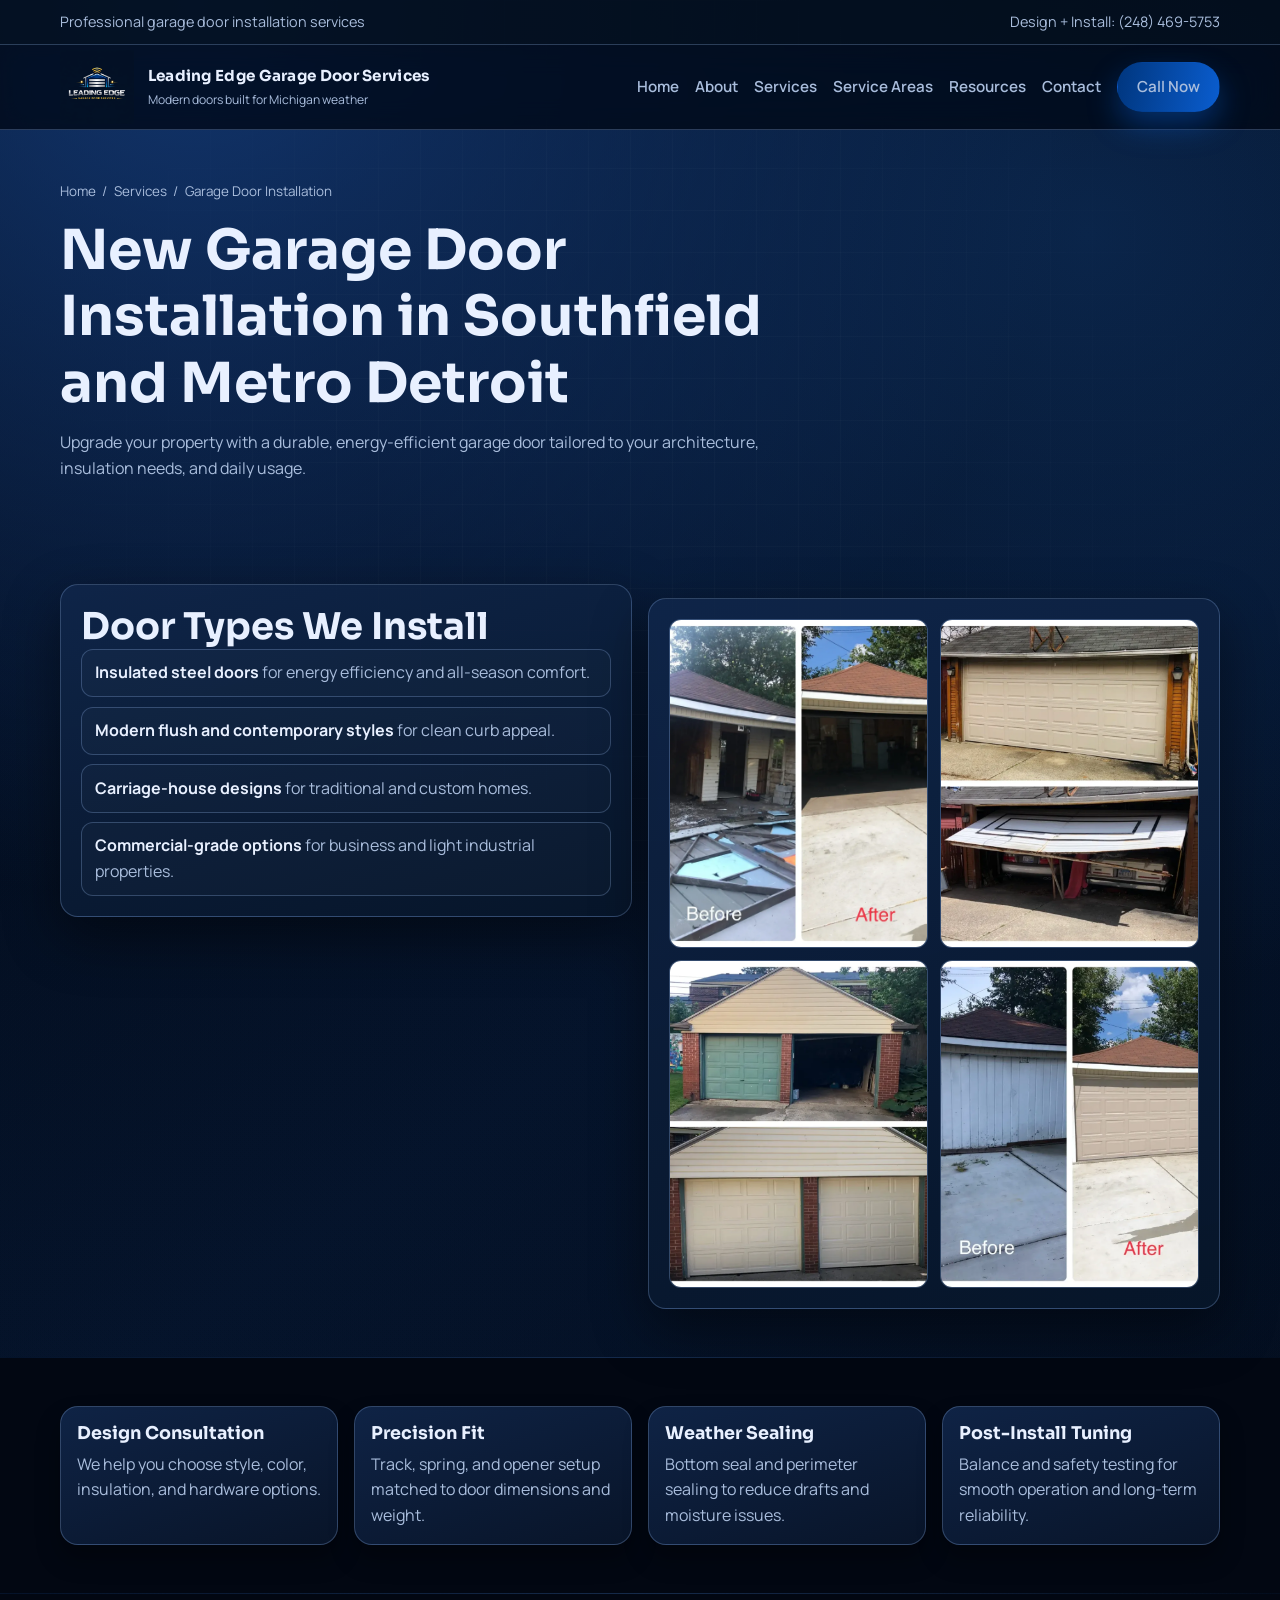
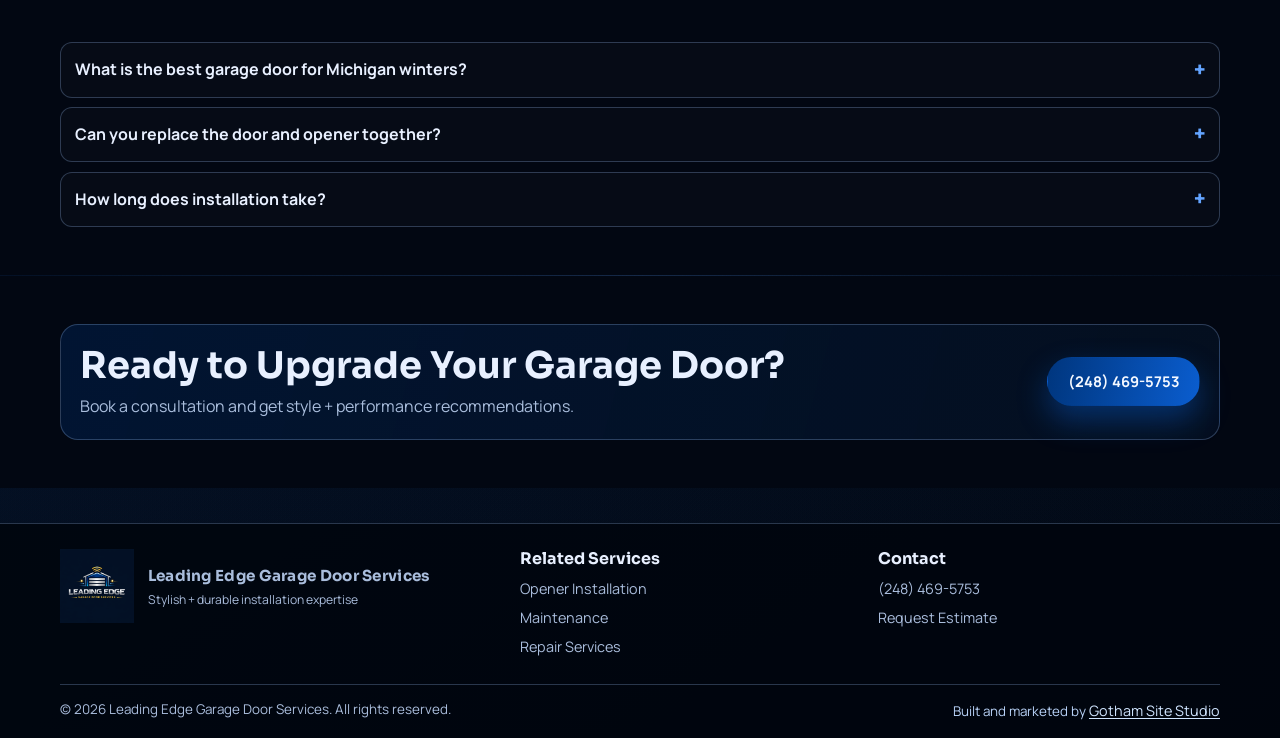
<file: services/garage-door-installation.html>
<!doctype html>
<html lang="en">
  <head>
    <meta charset="UTF-8" />
    <meta name="viewport" content="width=device-width, initial-scale=1.0" />
    <title>Garage Door Installation Southfield MI | Insulated Door Options</title>
    <meta
      name="description"
      content="New garage door installation in Southfield and Metro Detroit with insulated, weather-resistant, and style-matched options for Michigan homes and businesses."
    />
    <meta name="robots" content="index,follow" />
    <link rel="canonical" href="https://www.migaragedoor.com/services/garage-door-installation.html" />
    <link rel="stylesheet" href="../assets/css/style.css" />
  </head>
  <body>
    <a class="skip-link" href="#main-content">Skip to main content</a>
    <div class="top-strip">
      <div class="container">
        <span>Professional garage door installation services</span>
        <a href="tel:+12484695753">Design + Install: (248) 469-5753</a>
      </div>
    </div>

    <header class="header">
      <div class="container nav-wrap">
        <a class="brand" href="../index.html">
          <img src="../images/leading-edge-garage-door-services-logo.png" alt="Leading Edge Garage Door Services logo" />
          <div class="brand-text">
            <strong>Leading Edge Garage Door Services</strong>
            <span>Modern doors built for Michigan weather</span>
          </div>
        </a>
        <button class="hamburger" data-nav-toggle aria-expanded="false" aria-label="Open menu">☰</button>
        <nav class="nav" data-nav aria-label="Main navigation">
          <a href="../index.html">Home</a>
          <a href="../about.html">About</a>
          <a href="index.html">Services</a>
          <a href="../service-areas/index.html">Service Areas</a>
          <a href="../resources/index.html">Resources</a>
          <a href="../contact.html">Contact</a>
          <a class="btn btn-primary" href="tel:+12484695753">Call Now</a>
        </nav>
      </div>
    </header>

    <main id="main-content">
      <section class="page-hero">
        <div class="container">
          <div class="breadcrumbs">
            <a href="../index.html">Home</a>
            <span>/</span>
            <a href="index.html">Services</a>
            <span>/</span>
            <span>Garage Door Installation</span>
          </div>
          <h1>New Garage Door Installation in Southfield and Metro Detroit</h1>
          <p>
            Upgrade your property with a durable, energy-efficient garage door tailored to your architecture,
            insulation needs, and daily usage.
          </p>
        </div>
      </section>

      <section class="section">
        <div class="container split">
          <article class="panel reveal">
            <h2>Door Types We Install</h2>
            <ul class="list-clean">
              <li><strong>Insulated steel doors</strong> for energy efficiency and all-season comfort.</li>
              <li><strong>Modern flush and contemporary styles</strong> for clean curb appeal.</li>
              <li><strong>Carriage-house designs</strong> for traditional and custom homes.</li>
              <li><strong>Commercial-grade options</strong> for business and light industrial properties.</li>
            </ul>
          </article>
          <article class="panel reveal">
            <div class="media-gallery-grid media-gallery-grid--two">
              <figure class="media-photo">
                <img
                  src="../images/garage-door-before-after-southfield-mi-1.webp"
                  alt="Garage door before and after Southfield MI 1"
                  width="1536"
                  height="1536"
                  loading="lazy"
                />
                <figcaption>Before-and-after results from a completed local project.</figcaption>
              </figure>
              <figure class="media-photo">
                <img
                  src="../images/garage-door-before-after-southfield-mi-2.webp"
                  alt="Garage door before and after Southfield MI 2"
                  width="1024"
                  height="1024"
                  loading="lazy"
                />
                <figcaption>Updated for stronger curb appeal and daily reliability.</figcaption>
              </figure>
              <figure class="media-photo">
                <img
                  src="../images/garage-door-before-after-southfield-mi-3.webp"
                  alt="Garage door before and after Southfield MI 3"
                  width="1024"
                  height="1024"
                  loading="lazy"
                />
                <figcaption>Real installation results from our Southfield service radius.</figcaption>
              </figure>
              <figure class="media-photo">
                <img
                  src="../images/garage-door-before-after-southfield-mi-4.webp"
                  alt="Garage door before and after Southfield MI 4"
                  width="1024"
                  height="1024"
                  loading="lazy"
                />
                <figcaption>Finished to improve appearance, function, and value.</figcaption>
              </figure>
            </div>
          </article>
        </div>
      </section>

      <section class="section">
        <div class="container card-grid">
          <article class="card reveal">
            <h3>Design Consultation</h3>
            <p>We help you choose style, color, insulation, and hardware options.</p>
          </article>
          <article class="card reveal">
            <h3>Precision Fit</h3>
            <p>Track, spring, and opener setup matched to door dimensions and weight.</p>
          </article>
          <article class="card reveal">
            <h3>Weather Sealing</h3>
            <p>Bottom seal and perimeter sealing to reduce drafts and moisture issues.</p>
          </article>
          <article class="card reveal">
            <h3>Post-Install Tuning</h3>
            <p>Balance and safety testing for smooth operation and long-term reliability.</p>
          </article>
        </div>
      </section>

      <section class="section">
        <div class="container faq reveal">
          <details>
            <summary>What is the best garage door for Michigan winters?</summary>
            <p>Insulated steel doors with quality weather seals typically perform best in cold climates.</p>
          </details>
          <details>
            <summary>Can you replace the door and opener together?</summary>
            <p>Yes. Combined installations are common and improve system compatibility.</p>
          </details>
          <details>
            <summary>How long does installation take?</summary>
            <p>Most residential installations are completed in one day, depending on complexity.</p>
          </details>
        </div>
      </section>

      <section class="section">
        <div class="container">
          <div class="cta-box reveal">
            <div>
              <h2>Ready to Upgrade Your Garage Door?</h2>
              <p>Book a consultation and get style + performance recommendations.</p>
            </div>
            <a class="btn btn-primary" href="tel:+12484695753">(248) 469-5753</a>
          </div>
        </div>
      </section>
    </main>

    <footer class="footer">
      <div class="container footer-grid">
        <div>
          <a class="brand" href="../index.html">
            <img src="../images/leading-edge-garage-door-services-logo.png" alt="Leading Edge Garage Door Services logo" />
            <div class="brand-text">
              <strong>Leading Edge Garage Door Services</strong>
              <span>Stylish + durable installation expertise</span>
            </div>
          </a>
        </div>
        <div>
          <h3 style="font-size: 1rem; margin-bottom: 0.5rem">Related Services</h3>
          <ul>
            <li><a href="opener-repair-installation.html">Opener Installation</a></li>
            <li><a href="maintenance-tune-up.html">Maintenance</a></li>
            <li><a href="garage-door-repair.html">Repair Services</a></li>
          </ul>
        </div>
        <div>
          <h3 style="font-size: 1rem; margin-bottom: 0.5rem">Contact</h3>
          <ul>
            <li><a href="tel:+12484695753">(248) 469-5753</a></li>
            <li><a href="../contact.html">Request Estimate</a></li>
          </ul>
        </div>
      </div>
      <div class="container copyright">
        <span>© 2026 Leading Edge Garage Door Services. All rights reserved.</span>
        <span class="watermark">Built and marketed by <a href="https://gothamsitestudio.com/" target="_blank" rel="noopener noreferrer">Gotham Site Studio</a></span>
      </div>
    </footer>

    <button class="back-to-top" aria-label="Back to top">↑</button>


    <script src="../assets/js/main.js"></script>
    <!-- Matomo -->
    <script>
      var _paq = window._paq = window._paq || [];
      /* tracker methods like "setCustomDimension" should be called before "trackPageView" */
      _paq.push(["setDocumentTitle", document.domain + "/" + document.title]);
      _paq.push(["setCookieDomain", "*.migaragedoor.com"]);
      _paq.push(["setDomains", ["*.migaragedoor.com"]]);
      _paq.push(['trackPageView']);
      _paq.push(['enableLinkTracking']);
      (function() {
        var u="https://matomo.alphalockandsafe.com/matomo/";
        _paq.push(['setTrackerUrl', u+'matomo.php']);
        _paq.push(['setSiteId', '36']);
        var d=document, g=d.createElement('script'), s=d.getElementsByTagName('script')[0];
        g.async=true; g.src=u+'matomo.js'; s.parentNode.insertBefore(g,s);
      })();
    </script>
    <script src="../assets/js/matomo-events.js"></script>
    <noscript><p><img referrerpolicy="no-referrer-when-downgrade" src="https://matomo.alphalockandsafe.com/matomo/matomo.php?idsite=36&amp;rec=1" style="border:0;" alt="" /></p></noscript>
    <!-- End Matomo Code -->
  </body>
</html>
</file>
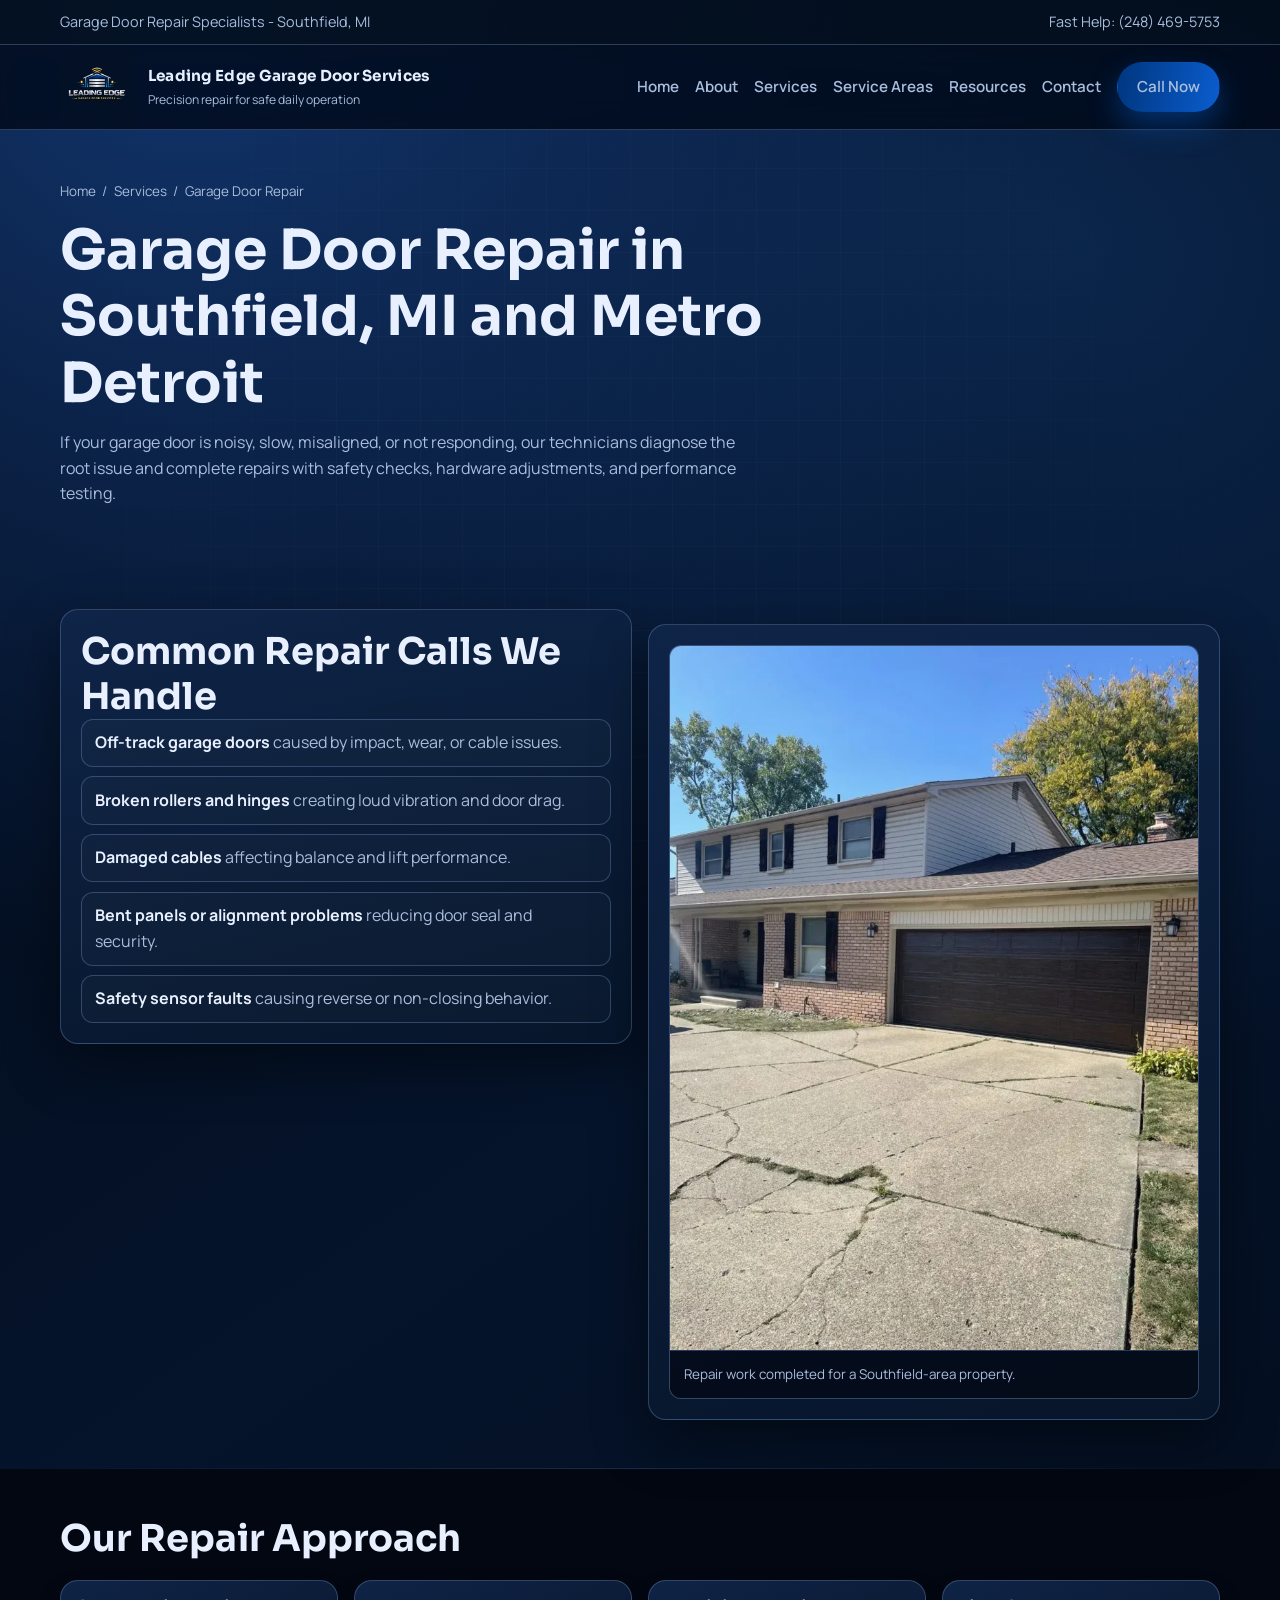
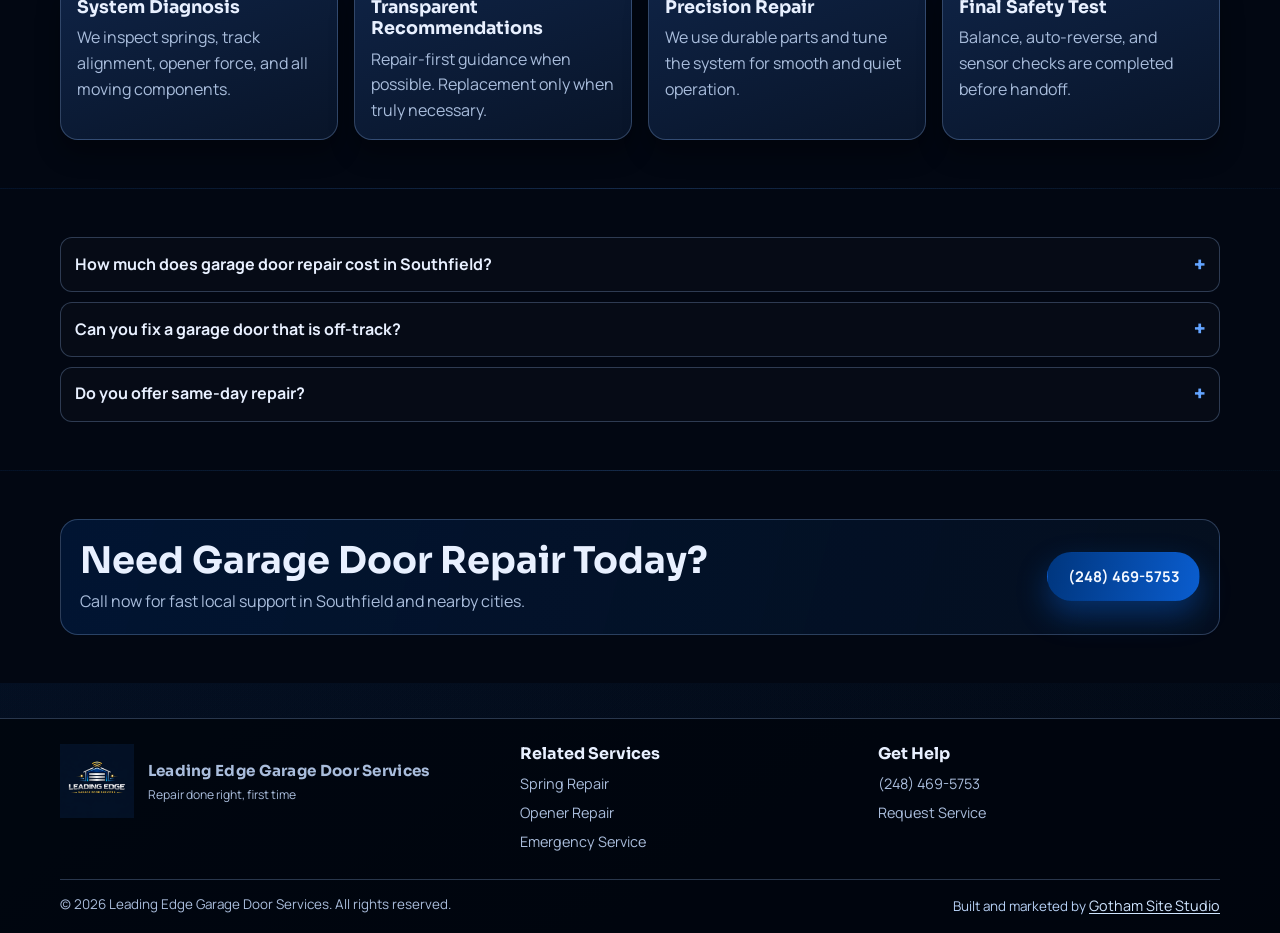
<file: services/garage-door-repair.html>
<!doctype html>
<html lang="en">
  <head>
    <meta charset="UTF-8" />
    <meta name="viewport" content="width=device-width, initial-scale=1.0" />
    <title>Garage Door Repair Southfield MI | Same-Day Local Service</title>
    <meta
      name="description"
      content="Professional garage door repair in Southfield and Metro Detroit for off-track doors, cable damage, roller issues, panel dents, and safety failures."
    />
    <meta name="robots" content="index,follow" />
    <link rel="canonical" href="https://www.migaragedoor.com/services/garage-door-repair.html" />
    <link rel="stylesheet" href="../assets/css/style.css" />
  </head>
  <body>
    <a class="skip-link" href="#main-content">Skip to main content</a>
    <div class="top-strip">
      <div class="container">
        <span>Garage Door Repair Specialists - Southfield, MI</span>
        <a href="tel:+12484695753">Fast Help: (248) 469-5753</a>
      </div>
    </div>

    <header class="header">
      <div class="container nav-wrap">
        <a class="brand" href="../index.html">
          <img src="../images/leading-edge-garage-door-services-logo.png" alt="Leading Edge Garage Door Services logo" />
          <div class="brand-text">
            <strong>Leading Edge Garage Door Services</strong>
            <span>Precision repair for safe daily operation</span>
          </div>
        </a>
        <button class="hamburger" data-nav-toggle aria-expanded="false" aria-label="Open menu">☰</button>
        <nav class="nav" data-nav aria-label="Main navigation">
          <a href="../index.html">Home</a>
          <a href="../about.html">About</a>
          <a href="index.html">Services</a>
          <a href="../service-areas/index.html">Service Areas</a>
          <a href="../resources/index.html">Resources</a>
          <a href="../contact.html">Contact</a>
          <a class="btn btn-primary" href="tel:+12484695753">Call Now</a>
        </nav>
      </div>
    </header>

    <main id="main-content">
      <section class="page-hero">
        <div class="container">
          <div class="breadcrumbs">
            <a href="../index.html">Home</a>
            <span>/</span>
            <a href="index.html">Services</a>
            <span>/</span>
            <span>Garage Door Repair</span>
          </div>
          <h1>Garage Door Repair in Southfield, MI and Metro Detroit</h1>
          <p>
            If your garage door is noisy, slow, misaligned, or not responding, our technicians diagnose the root
            issue and complete repairs with safety checks, hardware adjustments, and performance testing.
          </p>
        </div>
      </section>

      <section class="section">
        <div class="container split">
          <article class="panel reveal">
            <h2>Common Repair Calls We Handle</h2>
            <ul class="list-clean">
              <li><strong>Off-track garage doors</strong> caused by impact, wear, or cable issues.</li>
              <li><strong>Broken rollers and hinges</strong> creating loud vibration and door drag.</li>
              <li><strong>Damaged cables</strong> affecting balance and lift performance.</li>
              <li><strong>Bent panels or alignment problems</strong> reducing door seal and security.</li>
              <li><strong>Safety sensor faults</strong> causing reverse or non-closing behavior.</li>
            </ul>
          </article>
          <article class="panel reveal">
            <figure class="media-photo">
              <img
                src="../images/garage-door-project-southfield-mi-2.webp"
                alt="Garage door project Southfield MI 2"
                width="768"
                height="1024"
                loading="lazy"
              />
              <figcaption>Repair work completed for a Southfield-area property.</figcaption>
            </figure>
          </article>
        </div>
      </section>

      <section class="section">
        <div class="container">
          <div class="section-head reveal">
            <h2>Our Repair Approach</h2>
          </div>
          <div class="card-grid">
            <article class="card reveal">
              <h3>System Diagnosis</h3>
              <p>We inspect springs, track alignment, opener force, and all moving components.</p>
            </article>
            <article class="card reveal">
              <h3>Transparent Recommendations</h3>
              <p>Repair-first guidance when possible. Replacement only when truly necessary.</p>
            </article>
            <article class="card reveal">
              <h3>Precision Repair</h3>
              <p>We use durable parts and tune the system for smooth and quiet operation.</p>
            </article>
            <article class="card reveal">
              <h3>Final Safety Test</h3>
              <p>Balance, auto-reverse, and sensor checks are completed before handoff.</p>
            </article>
          </div>
        </div>
      </section>

      <section class="section">
        <div class="container faq reveal">
          <details>
            <summary>How much does garage door repair cost in Southfield?</summary>
            <p>
              Costs vary by issue type and parts needed. We provide clear pricing after on-site diagnosis, before
              work begins.
            </p>
          </details>
          <details>
            <summary>Can you fix a garage door that is off-track?</summary>
            <p>
              Yes. Off-track doors are a safety risk. Stop operating the door and call for professional realignment.
            </p>
          </details>
          <details>
            <summary>Do you offer same-day repair?</summary>
            <p>
              We prioritize urgent repair calls and provide fast local scheduling whenever possible.
            </p>
          </details>
        </div>
      </section>

      <section class="section">
        <div class="container">
          <div class="cta-box reveal">
            <div>
              <h2>Need Garage Door Repair Today?</h2>
              <p>Call now for fast local support in Southfield and nearby cities.</p>
            </div>
            <a class="btn btn-primary" href="tel:+12484695753">(248) 469-5753</a>
          </div>
        </div>
      </section>
    </main>

    <footer class="footer">
      <div class="container footer-grid">
        <div>
          <a class="brand" href="../index.html">
            <img src="../images/leading-edge-garage-door-services-logo.png" alt="Leading Edge Garage Door Services logo" />
            <div class="brand-text">
              <strong>Leading Edge Garage Door Services</strong>
              <span>Repair done right, first time</span>
            </div>
          </a>
        </div>
        <div>
          <h3 style="font-size: 1rem; margin-bottom: 0.5rem">Related Services</h3>
          <ul>
            <li><a href="spring-repair.html">Spring Repair</a></li>
            <li><a href="opener-repair-installation.html">Opener Repair</a></li>
            <li><a href="emergency-service.html">Emergency Service</a></li>
          </ul>
        </div>
        <div>
          <h3 style="font-size: 1rem; margin-bottom: 0.5rem">Get Help</h3>
          <ul>
            <li><a href="tel:+12484695753">(248) 469-5753</a></li>
            <li><a href="../contact.html">Request Service</a></li>
          </ul>
        </div>
      </div>
      <div class="container copyright">
        <span>© 2026 Leading Edge Garage Door Services. All rights reserved.</span>
        <span class="watermark">Built and marketed by <a href="https://gothamsitestudio.com/" target="_blank" rel="noopener noreferrer">Gotham Site Studio</a></span>
      </div>
    </footer>

    <button class="back-to-top" aria-label="Back to top">↑</button>


    <script src="../assets/js/main.js"></script>
    <!-- Matomo -->
    <script>
      var _paq = window._paq = window._paq || [];
      /* tracker methods like "setCustomDimension" should be called before "trackPageView" */
      _paq.push(["setDocumentTitle", document.domain + "/" + document.title]);
      _paq.push(["setCookieDomain", "*.migaragedoor.com"]);
      _paq.push(["setDomains", ["*.migaragedoor.com"]]);
      _paq.push(['trackPageView']);
      _paq.push(['enableLinkTracking']);
      (function() {
        var u="https://matomo.alphalockandsafe.com/matomo/";
        _paq.push(['setTrackerUrl', u+'matomo.php']);
        _paq.push(['setSiteId', '36']);
        var d=document, g=d.createElement('script'), s=d.getElementsByTagName('script')[0];
        g.async=true; g.src=u+'matomo.js'; s.parentNode.insertBefore(g,s);
      })();
    </script>
    <script src="../assets/js/matomo-events.js"></script>
    <noscript><p><img referrerpolicy="no-referrer-when-downgrade" src="https://matomo.alphalockandsafe.com/matomo/matomo.php?idsite=36&amp;rec=1" style="border:0;" alt="" /></p></noscript>
    <!-- End Matomo Code -->
  </body>
</html>
</file>
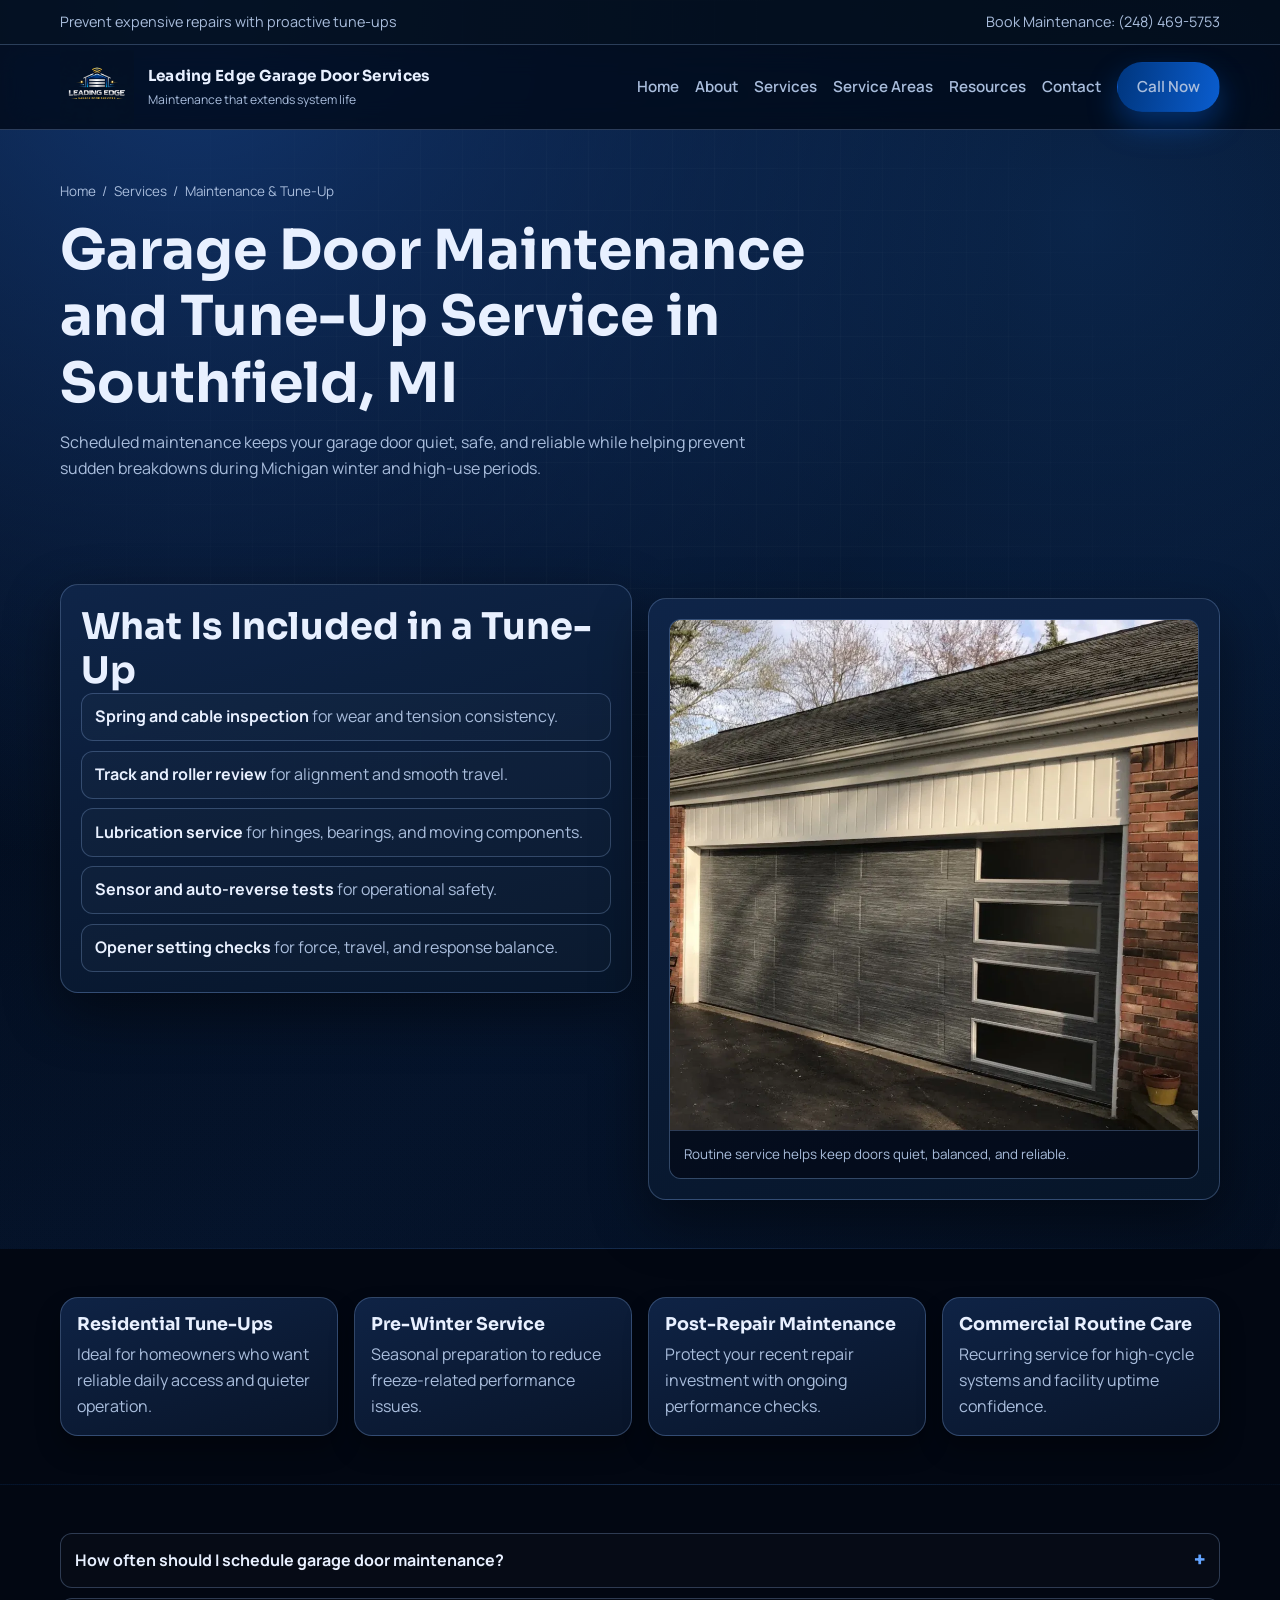
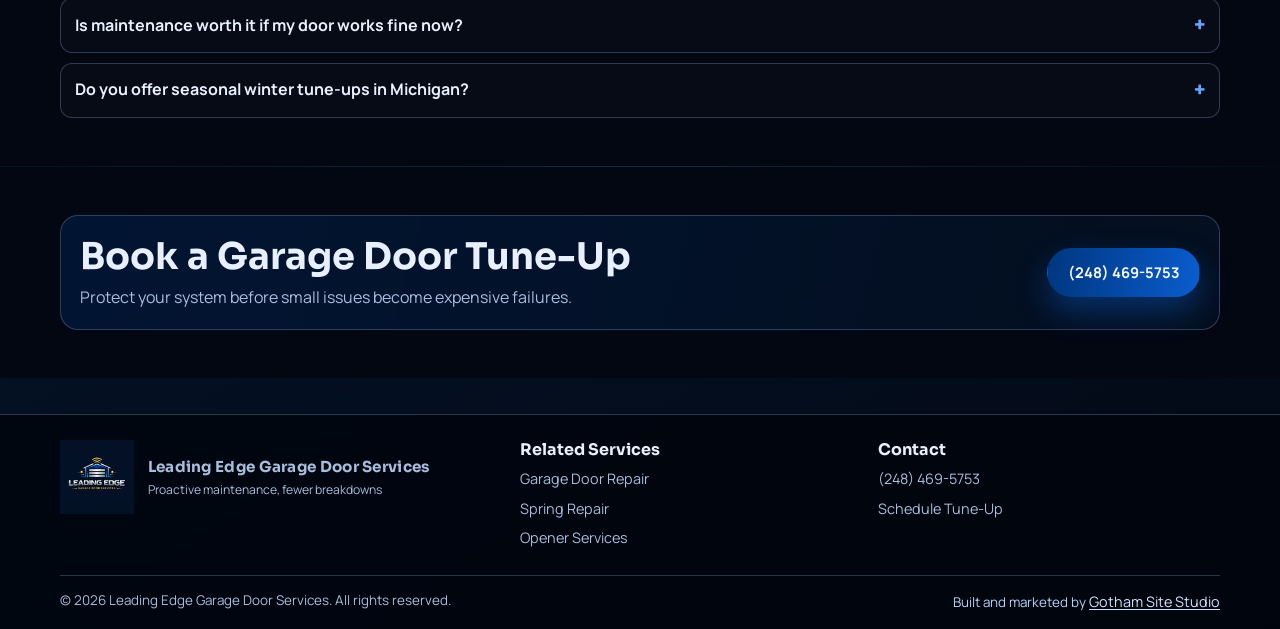
<file: services/maintenance-tune-up.html>
<!doctype html>
<html lang="en">
  <head>
    <meta charset="UTF-8" />
    <meta name="viewport" content="width=device-width, initial-scale=1.0" />
    <title>Garage Door Maintenance & Tune-Up | Southfield MI</title>
    <meta
      name="description"
      content="Preventive garage door maintenance in Southfield and Metro Detroit. Seasonal tune-ups, safety checks, lubrication, and performance calibration."
    />
    <meta name="robots" content="index,follow" />
    <link rel="canonical" href="https://www.migaragedoor.com/services/maintenance-tune-up.html" />
    <link rel="stylesheet" href="../assets/css/style.css" />
  </head>
  <body>
    <a class="skip-link" href="#main-content">Skip to main content</a>
    <div class="top-strip">
      <div class="container">
        <span>Prevent expensive repairs with proactive tune-ups</span>
        <a href="tel:+12484695753">Book Maintenance: (248) 469-5753</a>
      </div>
    </div>

    <header class="header">
      <div class="container nav-wrap">
        <a class="brand" href="../index.html">
          <img src="../images/leading-edge-garage-door-services-logo.png" alt="Leading Edge Garage Door Services logo" />
          <div class="brand-text">
            <strong>Leading Edge Garage Door Services</strong>
            <span>Maintenance that extends system life</span>
          </div>
        </a>
        <button class="hamburger" data-nav-toggle aria-expanded="false" aria-label="Open menu">☰</button>
        <nav class="nav" data-nav aria-label="Main navigation">
          <a href="../index.html">Home</a>
          <a href="../about.html">About</a>
          <a href="index.html">Services</a>
          <a href="../service-areas/index.html">Service Areas</a>
          <a href="../resources/index.html">Resources</a>
          <a href="../contact.html">Contact</a>
          <a class="btn btn-primary" href="tel:+12484695753">Call Now</a>
        </nav>
      </div>
    </header>

    <main id="main-content">
      <section class="page-hero">
        <div class="container">
          <div class="breadcrumbs">
            <a href="../index.html">Home</a>
            <span>/</span>
            <a href="index.html">Services</a>
            <span>/</span>
            <span>Maintenance & Tune-Up</span>
          </div>
          <h1>Garage Door Maintenance and Tune-Up Service in Southfield, MI</h1>
          <p>
            Scheduled maintenance keeps your garage door quiet, safe, and reliable while helping prevent sudden
            breakdowns during Michigan winter and high-use periods.
          </p>
        </div>
      </section>

      <section class="section">
        <div class="container split">
          <article class="panel reveal">
            <h2>What Is Included in a Tune-Up</h2>
            <ul class="list-clean">
              <li><strong>Spring and cable inspection</strong> for wear and tension consistency.</li>
              <li><strong>Track and roller review</strong> for alignment and smooth travel.</li>
              <li><strong>Lubrication service</strong> for hinges, bearings, and moving components.</li>
              <li><strong>Sensor and auto-reverse tests</strong> for operational safety.</li>
              <li><strong>Opener setting checks</strong> for force, travel, and response balance.</li>
            </ul>
          </article>
          <article class="panel reveal">
            <figure class="media-photo">
              <img
                src="../images/garage-door-project-southfield-mi-1.webp"
                alt="Garage door project Southfield MI 1"
                width="1024"
                height="989"
                loading="lazy"
              />
              <figcaption>Routine service helps keep doors quiet, balanced, and reliable.</figcaption>
            </figure>
          </article>
        </div>
      </section>

      <section class="section">
        <div class="container card-grid">
          <article class="card reveal">
            <h3>Residential Tune-Ups</h3>
            <p>Ideal for homeowners who want reliable daily access and quieter operation.</p>
          </article>
          <article class="card reveal">
            <h3>Pre-Winter Service</h3>
            <p>Seasonal preparation to reduce freeze-related performance issues.</p>
          </article>
          <article class="card reveal">
            <h3>Post-Repair Maintenance</h3>
            <p>Protect your recent repair investment with ongoing performance checks.</p>
          </article>
          <article class="card reveal">
            <h3>Commercial Routine Care</h3>
            <p>Recurring service for high-cycle systems and facility uptime confidence.</p>
          </article>
        </div>
      </section>

      <section class="section">
        <div class="container faq reveal">
          <details>
            <summary>How often should I schedule garage door maintenance?</summary>
            <p>Most homes benefit from annual service; high-use doors may need more frequent tune-ups.</p>
          </details>
          <details>
            <summary>Is maintenance worth it if my door works fine now?</summary>
            <p>Yes. Preventive service catches wear early and can reduce major repair costs later.</p>
          </details>
          <details>
            <summary>Do you offer seasonal winter tune-ups in Michigan?</summary>
            <p>Yes. Winter-focused maintenance is one of our most requested services.</p>
          </details>
        </div>
      </section>

      <section class="section">
        <div class="container">
          <div class="cta-box reveal">
            <div>
              <h2>Book a Garage Door Tune-Up</h2>
              <p>Protect your system before small issues become expensive failures.</p>
            </div>
            <a class="btn btn-primary" href="tel:+12484695753">(248) 469-5753</a>
          </div>
        </div>
      </section>
    </main>

    <footer class="footer">
      <div class="container footer-grid">
        <div>
          <a class="brand" href="../index.html">
            <img src="../images/leading-edge-garage-door-services-logo.png" alt="Leading Edge Garage Door Services logo" />
            <div class="brand-text">
              <strong>Leading Edge Garage Door Services</strong>
              <span>Proactive maintenance, fewer breakdowns</span>
            </div>
          </a>
        </div>
        <div>
          <h3 style="font-size: 1rem; margin-bottom: 0.5rem">Related Services</h3>
          <ul>
            <li><a href="garage-door-repair.html">Garage Door Repair</a></li>
            <li><a href="spring-repair.html">Spring Repair</a></li>
            <li><a href="opener-repair-installation.html">Opener Services</a></li>
          </ul>
        </div>
        <div>
          <h3 style="font-size: 1rem; margin-bottom: 0.5rem">Contact</h3>
          <ul>
            <li><a href="tel:+12484695753">(248) 469-5753</a></li>
            <li><a href="../contact.html">Schedule Tune-Up</a></li>
          </ul>
        </div>
      </div>
      <div class="container copyright">
        <span>© 2026 Leading Edge Garage Door Services. All rights reserved.</span>
        <span class="watermark">Built and marketed by <a href="https://gothamsitestudio.com/" target="_blank" rel="noopener noreferrer">Gotham Site Studio</a></span>
      </div>
    </footer>

    <button class="back-to-top" aria-label="Back to top">↑</button>


    <script src="../assets/js/main.js"></script>
    <!-- Matomo -->
    <script>
      var _paq = window._paq = window._paq || [];
      /* tracker methods like "setCustomDimension" should be called before "trackPageView" */
      _paq.push(["setDocumentTitle", document.domain + "/" + document.title]);
      _paq.push(["setCookieDomain", "*.migaragedoor.com"]);
      _paq.push(["setDomains", ["*.migaragedoor.com"]]);
      _paq.push(['trackPageView']);
      _paq.push(['enableLinkTracking']);
      (function() {
        var u="https://matomo.alphalockandsafe.com/matomo/";
        _paq.push(['setTrackerUrl', u+'matomo.php']);
        _paq.push(['setSiteId', '36']);
        var d=document, g=d.createElement('script'), s=d.getElementsByTagName('script')[0];
        g.async=true; g.src=u+'matomo.js'; s.parentNode.insertBefore(g,s);
      })();
    </script>
    <script src="../assets/js/matomo-events.js"></script>
    <noscript><p><img referrerpolicy="no-referrer-when-downgrade" src="https://matomo.alphalockandsafe.com/matomo/matomo.php?idsite=36&amp;rec=1" style="border:0;" alt="" /></p></noscript>
    <!-- End Matomo Code -->
  </body>
</html>
</file>
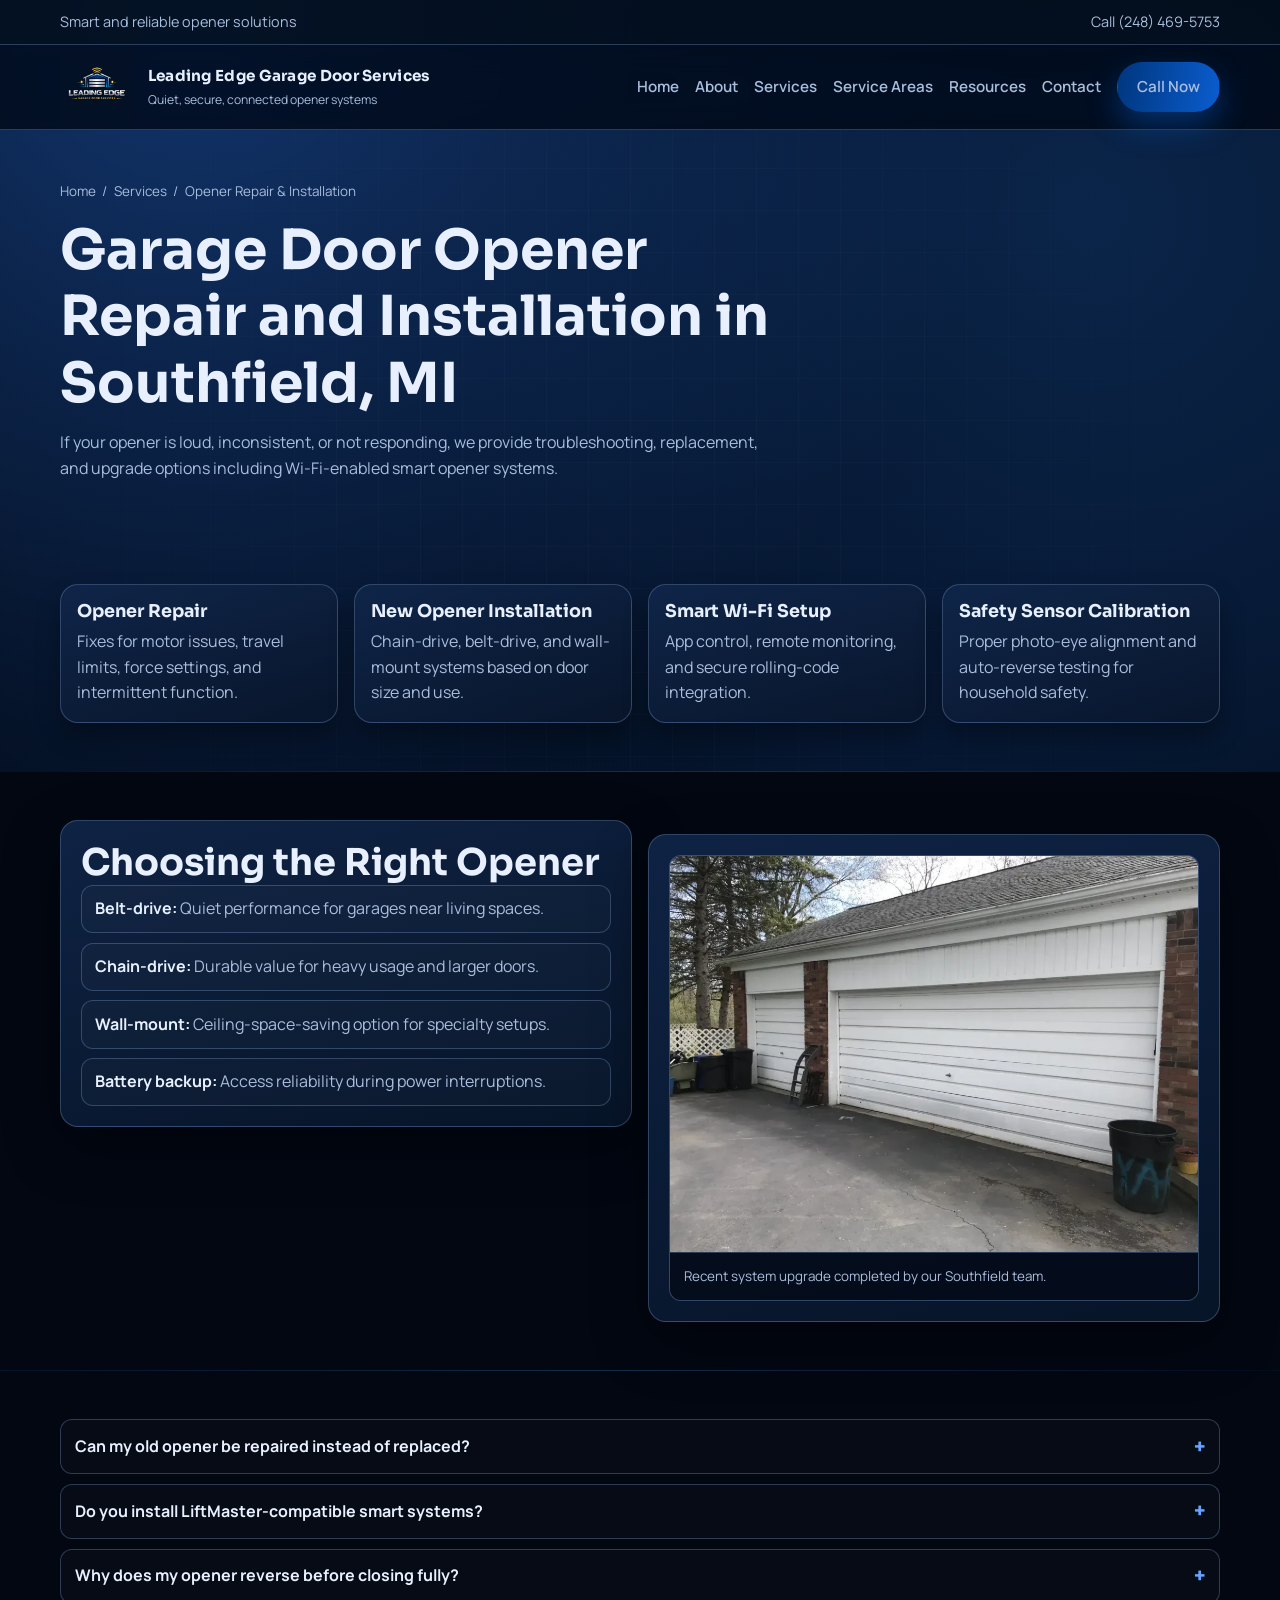
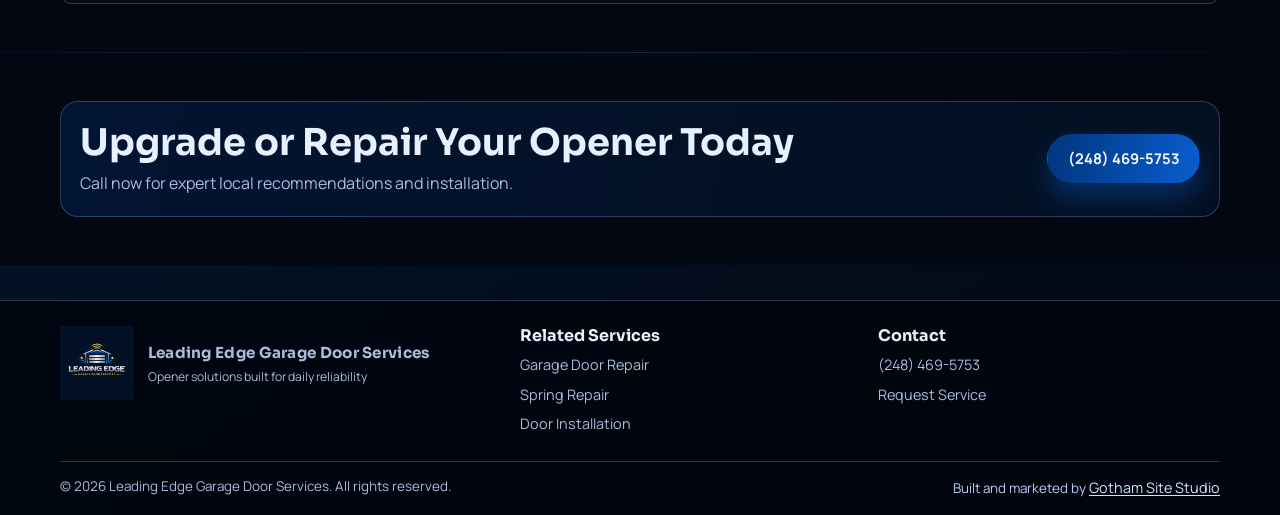
<file: services/opener-repair-installation.html>
<!doctype html>
<html lang="en">
  <head>
    <meta charset="UTF-8" />
    <meta name="viewport" content="width=device-width, initial-scale=1.0" />
    <title>Garage Door Opener Repair & Installation | Southfield MI</title>
    <meta
      name="description"
      content="Garage door opener repair and installation in Southfield and Metro Detroit. Chain, belt, and jackshaft systems with smart Wi-Fi setup."
    />
    <meta name="robots" content="index,follow" />
    <link rel="canonical" href="https://www.migaragedoor.com/services/opener-repair-installation.html" />
    <link rel="stylesheet" href="../assets/css/style.css" />
  </head>
  <body>
    <a class="skip-link" href="#main-content">Skip to main content</a>
    <div class="top-strip">
      <div class="container">
        <span>Smart and reliable opener solutions</span>
        <a href="tel:+12484695753">Call (248) 469-5753</a>
      </div>
    </div>

    <header class="header">
      <div class="container nav-wrap">
        <a class="brand" href="../index.html">
          <img src="../images/leading-edge-garage-door-services-logo.png" alt="Leading Edge Garage Door Services logo" />
          <div class="brand-text">
            <strong>Leading Edge Garage Door Services</strong>
            <span>Quiet, secure, connected opener systems</span>
          </div>
        </a>
        <button class="hamburger" data-nav-toggle aria-expanded="false" aria-label="Open menu">☰</button>
        <nav class="nav" data-nav aria-label="Main navigation">
          <a href="../index.html">Home</a>
          <a href="../about.html">About</a>
          <a href="index.html">Services</a>
          <a href="../service-areas/index.html">Service Areas</a>
          <a href="../resources/index.html">Resources</a>
          <a href="../contact.html">Contact</a>
          <a class="btn btn-primary" href="tel:+12484695753">Call Now</a>
        </nav>
      </div>
    </header>

    <main id="main-content">
      <section class="page-hero">
        <div class="container">
          <div class="breadcrumbs">
            <a href="../index.html">Home</a>
            <span>/</span>
            <a href="index.html">Services</a>
            <span>/</span>
            <span>Opener Repair & Installation</span>
          </div>
          <h1>Garage Door Opener Repair and Installation in Southfield, MI</h1>
          <p>
            If your opener is loud, inconsistent, or not responding, we provide troubleshooting, replacement, and
            upgrade options including Wi-Fi-enabled smart opener systems.
          </p>
        </div>
      </section>

      <section class="section">
        <div class="container card-grid">
          <article class="card reveal">
            <h3>Opener Repair</h3>
            <p>Fixes for motor issues, travel limits, force settings, and intermittent function.</p>
          </article>
          <article class="card reveal">
            <h3>New Opener Installation</h3>
            <p>Chain-drive, belt-drive, and wall-mount systems based on door size and use.</p>
          </article>
          <article class="card reveal">
            <h3>Smart Wi-Fi Setup</h3>
            <p>App control, remote monitoring, and secure rolling-code integration.</p>
          </article>
          <article class="card reveal">
            <h3>Safety Sensor Calibration</h3>
            <p>Proper photo-eye alignment and auto-reverse testing for household safety.</p>
          </article>
        </div>
      </section>

      <section class="section">
        <div class="container split">
          <article class="panel reveal">
            <h2>Choosing the Right Opener</h2>
            <ul class="list-clean">
              <li><strong>Belt-drive:</strong> Quiet performance for garages near living spaces.</li>
              <li><strong>Chain-drive:</strong> Durable value for heavy usage and larger doors.</li>
              <li><strong>Wall-mount:</strong> Ceiling-space-saving option for specialty setups.</li>
              <li><strong>Battery backup:</strong> Access reliability during power interruptions.</li>
            </ul>
          </article>
          <article class="panel reveal">
            <figure class="media-photo">
              <img
                src="../images/garage-door-project-southfield-mi-3.webp"
                alt="Garage door project Southfield MI 3"
                width="1024"
                height="768"
                loading="lazy"
              />
              <figcaption>Recent system upgrade completed by our Southfield team.</figcaption>
            </figure>
          </article>
        </div>
      </section>

      <section class="section">
        <div class="container faq reveal">
          <details>
            <summary>Can my old opener be repaired instead of replaced?</summary>
            <p>Often yes, depending on motor condition, parts availability, and safety compliance.</p>
          </details>
          <details>
            <summary>Do you install LiftMaster-compatible smart systems?</summary>
            <p>Yes. We support major opener platforms and smart control options used in Michigan homes.</p>
          </details>
          <details>
            <summary>Why does my opener reverse before closing fully?</summary>
            <p>This usually indicates sensor alignment, force setting, or track resistance issues.</p>
          </details>
        </div>
      </section>

      <section class="section">
        <div class="container">
          <div class="cta-box reveal">
            <div>
              <h2>Upgrade or Repair Your Opener Today</h2>
              <p>Call now for expert local recommendations and installation.</p>
            </div>
            <a class="btn btn-primary" href="tel:+12484695753">(248) 469-5753</a>
          </div>
        </div>
      </section>
    </main>

    <footer class="footer">
      <div class="container footer-grid">
        <div>
          <a class="brand" href="../index.html">
            <img src="../images/leading-edge-garage-door-services-logo.png" alt="Leading Edge Garage Door Services logo" />
            <div class="brand-text">
              <strong>Leading Edge Garage Door Services</strong>
              <span>Opener solutions built for daily reliability</span>
            </div>
          </a>
        </div>
        <div>
          <h3 style="font-size: 1rem; margin-bottom: 0.5rem">Related Services</h3>
          <ul>
            <li><a href="garage-door-repair.html">Garage Door Repair</a></li>
            <li><a href="spring-repair.html">Spring Repair</a></li>
            <li><a href="garage-door-installation.html">Door Installation</a></li>
          </ul>
        </div>
        <div>
          <h3 style="font-size: 1rem; margin-bottom: 0.5rem">Contact</h3>
          <ul>
            <li><a href="tel:+12484695753">(248) 469-5753</a></li>
            <li><a href="../contact.html">Request Service</a></li>
          </ul>
        </div>
      </div>
      <div class="container copyright">
        <span>© 2026 Leading Edge Garage Door Services. All rights reserved.</span>
        <span class="watermark">Built and marketed by <a href="https://gothamsitestudio.com/" target="_blank" rel="noopener noreferrer">Gotham Site Studio</a></span>
      </div>
    </footer>

    <button class="back-to-top" aria-label="Back to top">↑</button>


    <script src="../assets/js/main.js"></script>
    <!-- Matomo -->
    <script>
      var _paq = window._paq = window._paq || [];
      /* tracker methods like "setCustomDimension" should be called before "trackPageView" */
      _paq.push(["setDocumentTitle", document.domain + "/" + document.title]);
      _paq.push(["setCookieDomain", "*.migaragedoor.com"]);
      _paq.push(["setDomains", ["*.migaragedoor.com"]]);
      _paq.push(['trackPageView']);
      _paq.push(['enableLinkTracking']);
      (function() {
        var u="https://matomo.alphalockandsafe.com/matomo/";
        _paq.push(['setTrackerUrl', u+'matomo.php']);
        _paq.push(['setSiteId', '36']);
        var d=document, g=d.createElement('script'), s=d.getElementsByTagName('script')[0];
        g.async=true; g.src=u+'matomo.js'; s.parentNode.insertBefore(g,s);
      })();
    </script>
    <script src="../assets/js/matomo-events.js"></script>
    <noscript><p><img referrerpolicy="no-referrer-when-downgrade" src="https://matomo.alphalockandsafe.com/matomo/matomo.php?idsite=36&amp;rec=1" style="border:0;" alt="" /></p></noscript>
    <!-- End Matomo Code -->
  </body>
</html>
</file>
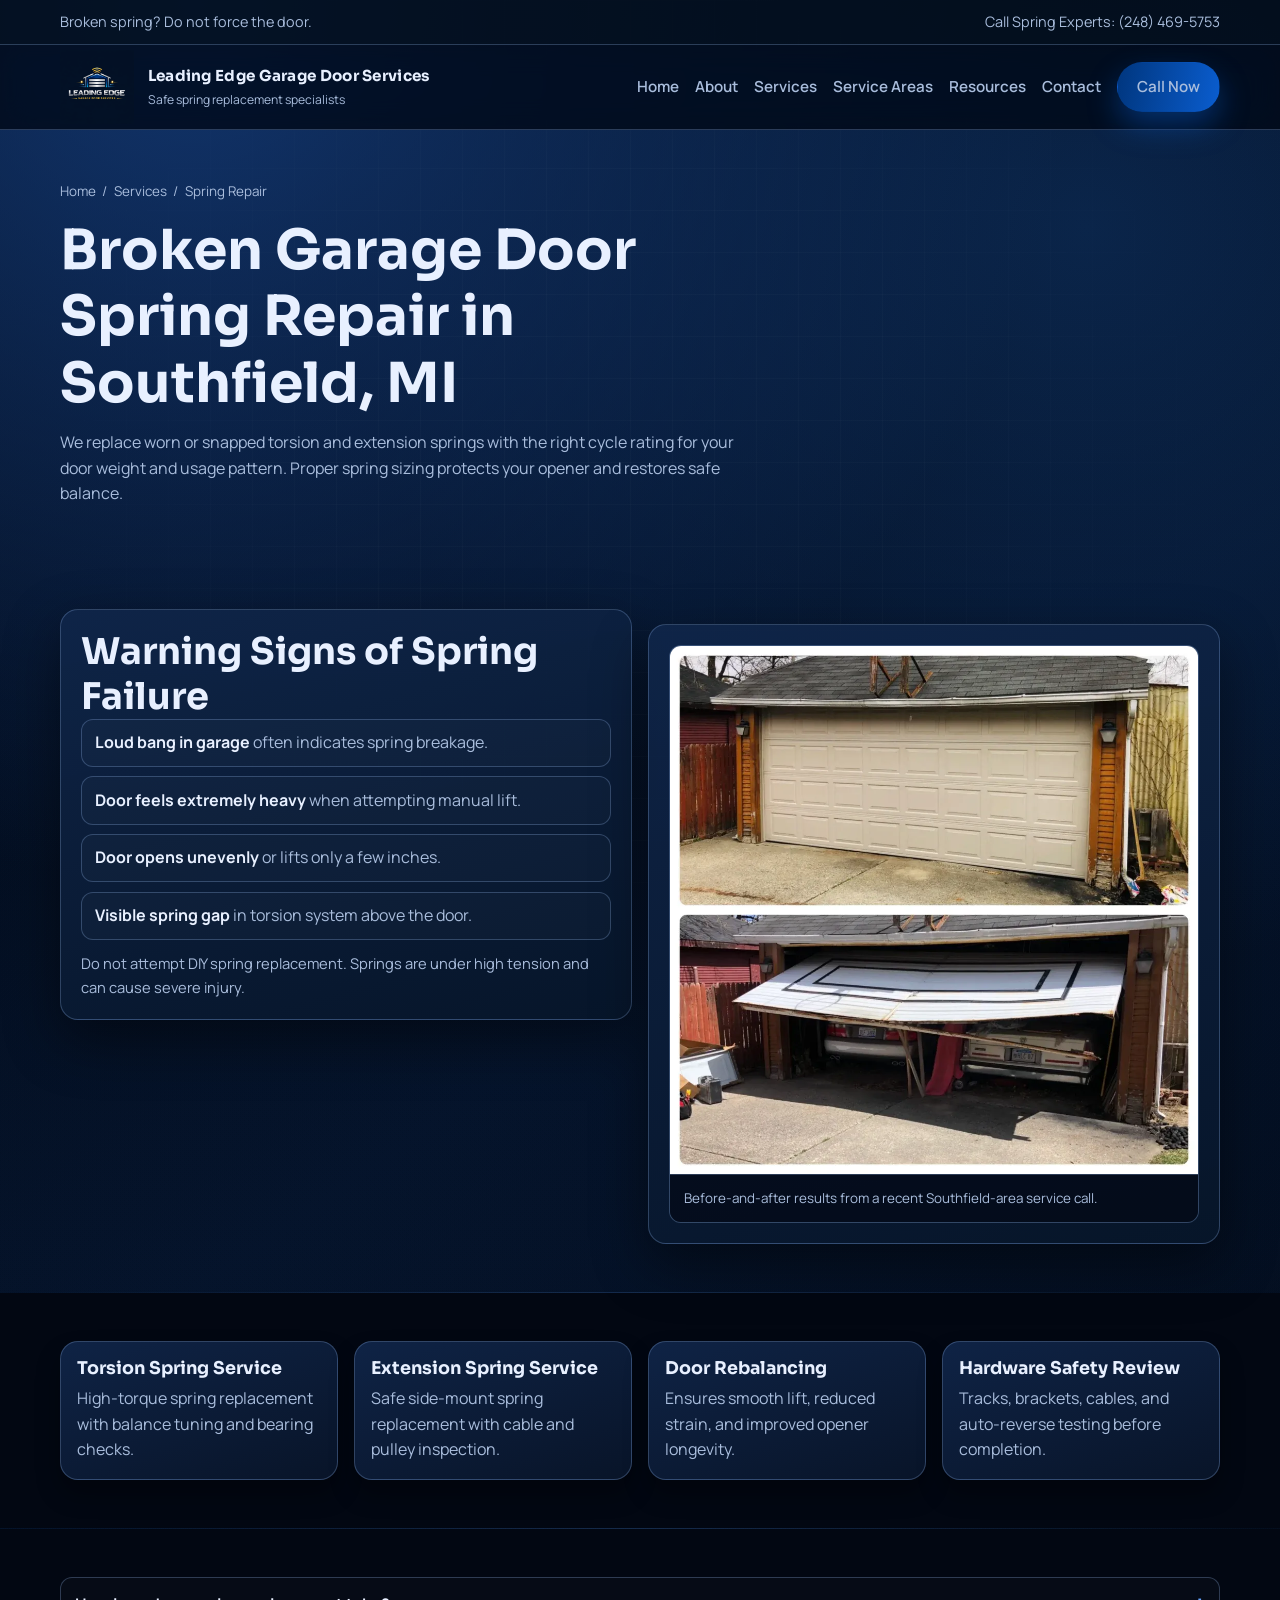
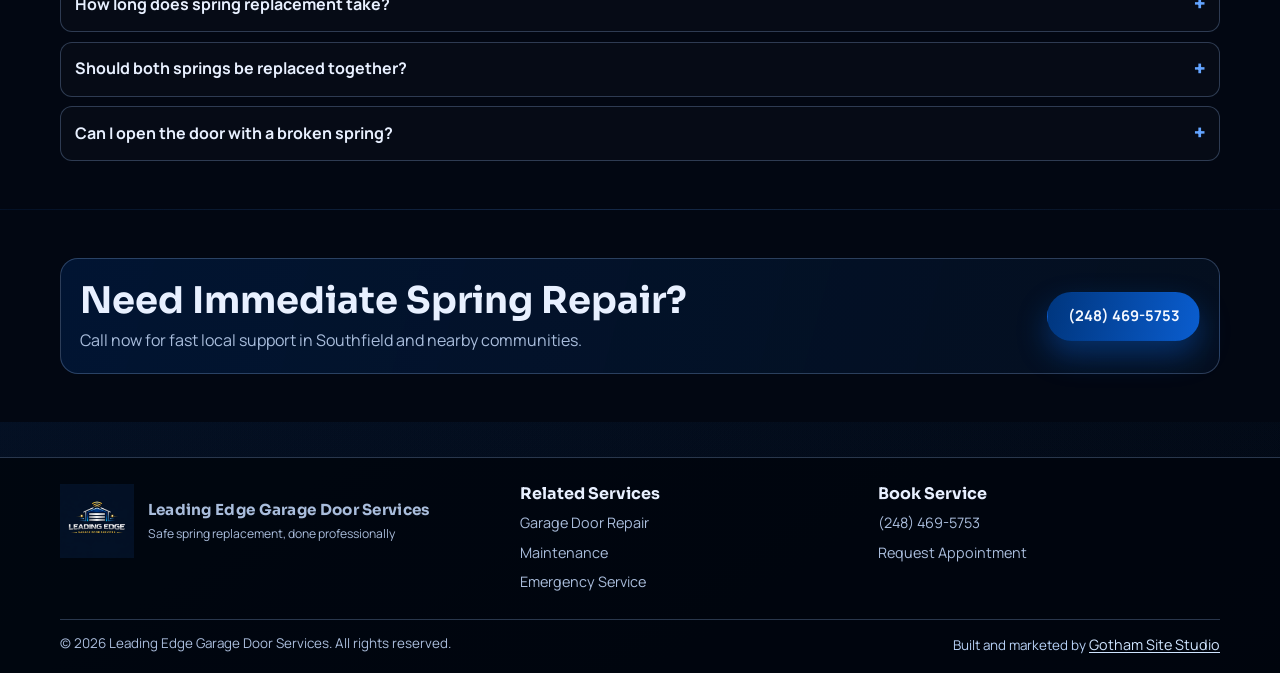
<file: services/spring-repair.html>
<!doctype html>
<html lang="en">
  <head>
    <meta charset="UTF-8" />
    <meta name="viewport" content="width=device-width, initial-scale=1.0" />
    <title>Broken Garage Door Spring Repair | Southfield MI</title>
    <meta
      name="description"
      content="Safe torsion and extension spring repair in Southfield and Metro Detroit. Fast response for broken garage door springs and unbalanced doors."
    />
    <meta name="robots" content="index,follow" />
    <link rel="canonical" href="https://www.migaragedoor.com/services/spring-repair.html" />
    <link rel="stylesheet" href="../assets/css/style.css" />
  </head>
  <body>
    <a class="skip-link" href="#main-content">Skip to main content</a>
    <div class="top-strip">
      <div class="container">
        <span>Broken spring? Do not force the door.</span>
        <a href="tel:+12484695753">Call Spring Experts: (248) 469-5753</a>
      </div>
    </div>

    <header class="header">
      <div class="container nav-wrap">
        <a class="brand" href="../index.html">
          <img src="../images/leading-edge-garage-door-services-logo.png" alt="Leading Edge Garage Door Services logo" />
          <div class="brand-text">
            <strong>Leading Edge Garage Door Services</strong>
            <span>Safe spring replacement specialists</span>
          </div>
        </a>
        <button class="hamburger" data-nav-toggle aria-expanded="false" aria-label="Open menu">☰</button>
        <nav class="nav" data-nav aria-label="Main navigation">
          <a href="../index.html">Home</a>
          <a href="../about.html">About</a>
          <a href="index.html">Services</a>
          <a href="../service-areas/index.html">Service Areas</a>
          <a href="../resources/index.html">Resources</a>
          <a href="../contact.html">Contact</a>
          <a class="btn btn-primary" href="tel:+12484695753">Call Now</a>
        </nav>
      </div>
    </header>

    <main id="main-content">
      <section class="page-hero">
        <div class="container">
          <div class="breadcrumbs">
            <a href="../index.html">Home</a>
            <span>/</span>
            <a href="index.html">Services</a>
            <span>/</span>
            <span>Spring Repair</span>
          </div>
          <h1>Broken Garage Door Spring Repair in Southfield, MI</h1>
          <p>
            We replace worn or snapped torsion and extension springs with the right cycle rating for your door
            weight and usage pattern. Proper spring sizing protects your opener and restores safe balance.
          </p>
        </div>
      </section>

      <section class="section">
        <div class="container split">
          <article class="panel reveal">
            <h2>Warning Signs of Spring Failure</h2>
            <ul class="list-clean">
              <li><strong>Loud bang in garage</strong> often indicates spring breakage.</li>
              <li><strong>Door feels extremely heavy</strong> when attempting manual lift.</li>
              <li><strong>Door opens unevenly</strong> or lifts only a few inches.</li>
              <li><strong>Visible spring gap</strong> in torsion system above the door.</li>
            </ul>
            <p style="margin-top: 0.75rem; color: var(--text-soft)">
              Do not attempt DIY spring replacement. Springs are under high tension and can cause severe injury.
            </p>
          </article>
          <article class="panel reveal">
            <figure class="media-photo">
              <img
                src="../images/garage-door-before-after-southfield-mi-2.webp"
                alt="Garage door before and after Southfield MI 2"
                width="1024"
                height="1024"
                loading="lazy"
              />
              <figcaption>Before-and-after results from a recent Southfield-area service call.</figcaption>
            </figure>
          </article>
        </div>
      </section>

      <section class="section">
        <div class="container card-grid">
          <article class="card reveal">
            <h3>Torsion Spring Service</h3>
            <p>High-torque spring replacement with balance tuning and bearing checks.</p>
          </article>
          <article class="card reveal">
            <h3>Extension Spring Service</h3>
            <p>Safe side-mount spring replacement with cable and pulley inspection.</p>
          </article>
          <article class="card reveal">
            <h3>Door Rebalancing</h3>
            <p>Ensures smooth lift, reduced strain, and improved opener longevity.</p>
          </article>
          <article class="card reveal">
            <h3>Hardware Safety Review</h3>
            <p>Tracks, brackets, cables, and auto-reverse testing before completion.</p>
          </article>
        </div>
      </section>

      <section class="section">
        <div class="container faq reveal">
          <details>
            <summary>How long does spring replacement take?</summary>
            <p>Most jobs are completed in a single visit after system inspection.</p>
          </details>
          <details>
            <summary>Should both springs be replaced together?</summary>
            <p>Usually yes. Replacing both helps maintain balanced performance and reliability.</p>
          </details>
          <details>
            <summary>Can I open the door with a broken spring?</summary>
            <p>It is not recommended. Forced operation can damage the opener and create safety risks.</p>
          </details>
        </div>
      </section>

      <section class="section">
        <div class="container">
          <div class="cta-box reveal">
            <div>
              <h2>Need Immediate Spring Repair?</h2>
              <p>Call now for fast local support in Southfield and nearby communities.</p>
            </div>
            <a class="btn btn-primary" href="tel:+12484695753">(248) 469-5753</a>
          </div>
        </div>
      </section>
    </main>

    <footer class="footer">
      <div class="container footer-grid">
        <div>
          <a class="brand" href="../index.html">
            <img src="../images/leading-edge-garage-door-services-logo.png" alt="Leading Edge Garage Door Services logo" />
            <div class="brand-text">
              <strong>Leading Edge Garage Door Services</strong>
              <span>Safe spring replacement, done professionally</span>
            </div>
          </a>
        </div>
        <div>
          <h3 style="font-size: 1rem; margin-bottom: 0.5rem">Related Services</h3>
          <ul>
            <li><a href="garage-door-repair.html">Garage Door Repair</a></li>
            <li><a href="maintenance-tune-up.html">Maintenance</a></li>
            <li><a href="emergency-service.html">Emergency Service</a></li>
          </ul>
        </div>
        <div>
          <h3 style="font-size: 1rem; margin-bottom: 0.5rem">Book Service</h3>
          <ul>
            <li><a href="tel:+12484695753">(248) 469-5753</a></li>
            <li><a href="../contact.html">Request Appointment</a></li>
          </ul>
        </div>
      </div>
      <div class="container copyright">
        <span>© 2026 Leading Edge Garage Door Services. All rights reserved.</span>
        <span class="watermark">Built and marketed by <a href="https://gothamsitestudio.com/" target="_blank" rel="noopener noreferrer">Gotham Site Studio</a></span>
      </div>
    </footer>

    <button class="back-to-top" aria-label="Back to top">↑</button>


    <script src="../assets/js/main.js"></script>
    <!-- Matomo -->
    <script>
      var _paq = window._paq = window._paq || [];
      /* tracker methods like "setCustomDimension" should be called before "trackPageView" */
      _paq.push(["setDocumentTitle", document.domain + "/" + document.title]);
      _paq.push(["setCookieDomain", "*.migaragedoor.com"]);
      _paq.push(["setDomains", ["*.migaragedoor.com"]]);
      _paq.push(['trackPageView']);
      _paq.push(['enableLinkTracking']);
      (function() {
        var u="https://matomo.alphalockandsafe.com/matomo/";
        _paq.push(['setTrackerUrl', u+'matomo.php']);
        _paq.push(['setSiteId', '36']);
        var d=document, g=d.createElement('script'), s=d.getElementsByTagName('script')[0];
        g.async=true; g.src=u+'matomo.js'; s.parentNode.insertBefore(g,s);
      })();
    </script>
    <script src="../assets/js/matomo-events.js"></script>
    <noscript><p><img referrerpolicy="no-referrer-when-downgrade" src="https://matomo.alphalockandsafe.com/matomo/matomo.php?idsite=36&amp;rec=1" style="border:0;" alt="" /></p></noscript>
    <!-- End Matomo Code -->
  </body>
</html>
</file>
<file: assets/css/style.css>
@import url('https://fonts.googleapis.com/css2?family=Manrope:wght@400;500;700;800&family=Sora:wght@500;600;700;800&display=swap');

:root {
  --bg: #020712;
  --bg-elev: #07162a;
  --bg-soft: #0b1f3d;
  --card: #0b1930;
  --card-strong: #10264a;
  --text: #e8f0ff;
  --text-soft: #a9bddc;
  --brand: #0a5dcf;
  --brand-strong: #00367e;
  --brand-glow: #63a4ff;
  --accent: #00d4ff;
  --accent-warm: #ff6b35;
  --line: rgba(147, 184, 236, 0.28);
  --ok: #58d68d;
  --warn: #f9c74f;
  --shadow: 0 20px 55px rgba(0, 0, 0, 0.45);
  --radius: 18px;
  --radius-sm: 12px;
  --container: 1160px;
  --focus-ring: 0 0 0 3px rgba(99, 164, 255, 0.55);
}

* {
  box-sizing: border-box;
}

html {
  scroll-behavior: smooth;
}

/* ── Skip link (accessibility) ── */
.skip-link {
  position: absolute;
  top: -100%;
  left: 1rem;
  z-index: 999;
  padding: 0.6rem 1.2rem;
  background: var(--brand);
  color: #fff;
  border-radius: 0 0 var(--radius-sm) var(--radius-sm);
  font-weight: 700;
  transition: top 0.2s;
}
.skip-link:focus {
  top: 0;
}

body {
  margin: 0;
  font-family: 'Manrope', 'Segoe UI', sans-serif;
  color: var(--text);
  background: radial-gradient(circle at 15% 0%, #12366f 0%, rgba(18, 54, 111, 0.05) 35%),
    radial-gradient(circle at 85% 10%, #0a2448 0%, rgba(10, 36, 72, 0.05) 32%),
    linear-gradient(145deg, #01050d 0%, #041126 45%, #01050c 100%);
  min-height: 100vh;
  line-height: 1.6;
}

body::before {
  content: '';
  position: fixed;
  inset: 0;
  pointer-events: none;
  background-image: linear-gradient(rgba(255, 255, 255, 0.02) 1px, transparent 1px),
    linear-gradient(90deg, rgba(255, 255, 255, 0.02) 1px, transparent 1px);
  background-size: 42px 42px;
  mask-image: radial-gradient(circle at center, black 35%, transparent 85%);
  z-index: -1;
}

a {
  color: inherit;
  text-decoration: none;
}

/* ── Global focus-visible ring ── */
a:focus-visible,
button:focus-visible,
input:focus-visible,
textarea:focus-visible,
select:focus-visible,
details:focus-visible summary {
  outline: none;
  box-shadow: var(--focus-ring);
  border-radius: 6px;
}

img {
  max-width: 100%;
  display: block;
}

.container {
  width: min(var(--container), calc(100% - 2rem));
  margin-inline: auto;
}

.top-strip {
  border-bottom: 1px solid var(--line);
  background: rgba(3, 12, 24, 0.84);
}

.top-strip .container {
  min-height: 44px;
  display: flex;
  align-items: center;
  justify-content: space-between;
  font-size: 0.9rem;
  color: var(--text-soft);
}

.header {
  position: sticky;
  top: 0;
  z-index: 30;
  backdrop-filter: blur(14px) saturate(1.3);
  -webkit-backdrop-filter: blur(14px) saturate(1.3);
  background: rgba(2, 8, 20, 0.78);
  border-bottom: 1px solid var(--line);
  transition: box-shadow 0.3s;
}
.header.scrolled {
  box-shadow: 0 4px 30px rgba(0,0,0,0.45);
}

.nav-wrap {
  min-height: 84px;
  display: flex;
  align-items: center;
  justify-content: space-between;
  gap: 1rem;
}

.brand {
  display: inline-flex;
  align-items: center;
  gap: 0.85rem;
  min-width: 0;
}

.brand img {
  width: 74px;
  height: auto;
}

.brand-text {
  display: grid;
  gap: 0.1rem;
}

.brand-text strong {
  font-family: 'Sora', 'Segoe UI', sans-serif;
  font-size: 0.95rem;
  letter-spacing: 0.02em;
}

.brand-text span {
  font-size: 0.76rem;
  color: var(--text-soft);
}

.nav {
  display: flex;
  align-items: center;
  gap: 1rem;
}

.nav a {
  color: var(--text-soft);
  font-weight: 600;
  font-size: 0.95rem;
}

.nav a:hover,
.nav a:focus-visible {
  color: var(--text);
}

.btn {
  border: 1px solid transparent;
  border-radius: 999px;
  padding: 0.72rem 1.2rem;
  display: inline-flex;
  align-items: center;
  justify-content: center;
  gap: 0.4rem;
  font-weight: 700;
  font-size: 0.92rem;
  transition: transform 0.22s ease, box-shadow 0.22s ease, border-color 0.22s ease;
  cursor: pointer;
}

.btn:hover,
.btn:focus-visible {
  transform: translateY(-2px);
}

.btn-primary {
  background: linear-gradient(100deg, var(--brand-strong), var(--brand));
  color: #f4f8ff;
  box-shadow: 0 14px 30px rgba(10, 93, 207, 0.42);
  position: relative;
  overflow: hidden;
}

/* ── Shimmer sweep on primary buttons ── */
.btn-primary::after {
  content: '';
  position: absolute;
  top: 0;
  left: -75%;
  width: 50%;
  height: 100%;
  background: linear-gradient(100deg, transparent, rgba(255,255,255,0.18), transparent);
  animation: btnShimmer 3.5s ease-in-out infinite;
}
@keyframes btnShimmer {
  0%   { left: -75%; }
  40%  { left: 125%; }
  100% { left: 125%; }
}

/* ── CTA pulse ring on hero buttons ── */
.hero-cta .btn-primary {
  animation: ctaPulse 2.8s ease-in-out infinite;
}
@keyframes ctaPulse {
  0%, 100% { box-shadow: 0 14px 30px rgba(10,93,207,0.42); }
  50%      { box-shadow: 0 14px 40px rgba(10,93,207,0.65), 0 0 0 6px rgba(99,164,255,0.12); }
}

.btn-ghost {
  border-color: var(--line);
  color: var(--text);
  background: rgba(255, 255, 255, 0.03);
}

.hamburger {
  display: none;
  width: 44px;
  height: 44px;
  border-radius: 10px;
  background: transparent;
  border: 1px solid var(--line);
  color: var(--text);
}

.hero {
  padding: 4.1rem 0 2.8rem;
  position: relative;
  overflow: hidden;
}

/* ── Hero animated glow orbs ── */
.hero::before,
.hero::after {
  content: '';
  position: absolute;
  border-radius: 50%;
  pointer-events: none;
  filter: blur(100px);
  opacity: 0.35;
  animation: heroFloat 8s ease-in-out infinite alternate;
}
.hero::before {
  width: 500px;
  height: 500px;
  background: var(--brand);
  top: -120px;
  left: -80px;
}
.hero::after {
  width: 380px;
  height: 380px;
  background: var(--accent);
  bottom: -60px;
  right: -60px;
  animation-delay: -4s;
}

@keyframes heroFloat {
  0%   { transform: translate(0, 0) scale(1); }
  100% { transform: translate(30px, -20px) scale(1.12); }
}

.hero-grid {
  display: grid;
  grid-template-columns: 1.1fr 0.9fr;
  gap: 1.8rem;
  align-items: stretch;
}

.badge {
  width: fit-content;
  padding: 0.38rem 0.68rem;
  border: 1px solid var(--line);
  border-radius: 999px;
  font-size: 0.8rem;
  color: var(--text-soft);
  background: rgba(255, 255, 255, 0.03);
}

h1,
h2,
h3 {
  margin: 0;
  font-family: 'Sora', 'Segoe UI', sans-serif;
  line-height: 1.2;
}

h1 {
  font-size: 3.45rem;
  margin-top: 0.9rem;
}

h2 {
  font-size: 2.3rem;
}

.hero p {
  color: var(--text-soft);
  max-width: 64ch;
}

.hero-cta {
  display: flex;
  flex-wrap: wrap;
  gap: 0.7rem;
  margin-top: 1.2rem;
}

.quick-points {
  margin-top: 1rem;
  padding: 0;
  list-style: none;
  display: grid;
  gap: 0.45rem;
}

.quick-points li {
  color: var(--text-soft);
  font-size: 0.93rem;
}

.quick-points li strong {
  color: var(--text);
}

.trust-list {
  margin: 0.7rem 0 0;
  padding-left: 1.1rem;
  display: grid;
  gap: 0.44rem;
  color: var(--text-soft);
}

.trust-list li::marker {
  color: #9cc6ff;
}

.panel {
  background: linear-gradient(165deg, rgba(16, 38, 74, 0.9), rgba(7, 22, 42, 0.92));
  border: 1px solid var(--line);
  border-radius: var(--radius);
  box-shadow: var(--shadow);
  padding: 1.25rem;
}

.panel + .panel {
  margin-top: 0.9rem;
}

.panel h3 {
  font-size: 1.06rem;
}

.panel p {
  margin: 0.5rem 0 0;
  color: var(--text-soft);
  font-size: 0.92rem;
}

.kpi-grid {
  margin-top: 1rem;
  display: grid;
  grid-template-columns: repeat(3, 1fr);
  gap: 0.75rem;
}

.kpi {
  border: 1px solid var(--line);
  border-radius: var(--radius-sm);
  background: rgba(255, 255, 255, 0.02);
  padding: 0.8rem;
}

.kpi strong {
  font-family: 'Sora', 'Segoe UI', sans-serif;
  display: block;
  font-size: 1.2rem;
}

.kpi span {
  color: var(--text-soft);
  font-size: 0.82rem;
}

.section {
  padding: 3rem 0;
}

.section-head {
  max-width: 70ch;
  margin-bottom: 1.2rem;
}

.section-head p {
  color: var(--text-soft);
  margin: 0.6rem 0 0;
}

.card-grid {
  display: grid;
  gap: 1rem;
  grid-template-columns: repeat(auto-fit, minmax(220px, 1fr));
}

.card {
  background: linear-gradient(160deg, rgba(16, 38, 74, 0.92), rgba(9, 22, 43, 0.92));
  border: 1px solid var(--line);
  border-radius: var(--radius);
  padding: 1rem;
  box-shadow: 0 14px 24px rgba(0, 0, 0, 0.32);
  transition: transform 0.35s cubic-bezier(.22,.68,0,1.2), box-shadow 0.35s ease, border-color 0.35s ease;
}
.card:hover {
  transform: translateY(-6px) scale(1.015);
  box-shadow: 0 22px 44px rgba(0,0,0,0.4), 0 0 0 1px rgba(99,164,255,0.15);
  border-color: rgba(99,164,255,0.35);
}

.card h3 {
  font-size: 1.1rem;
  margin-bottom: 0.45rem;
}

.card p {
  color: var(--text-soft);
  margin: 0;
}

.card .inline-link {
  margin-top: 0.7rem;
  display: inline-flex;
  color: #b8d6ff;
  font-size: 0.88rem;
  font-weight: 700;
}

.section-proof {
  padding-top: 2.2rem;
}

.proof-grid {
  display: grid;
  gap: 1rem;
  grid-template-columns: repeat(auto-fit, minmax(220px, 1fr));
}

.proof-card {
  border: 1px solid var(--line);
  border-radius: var(--radius);
  background: linear-gradient(155deg, rgba(17, 42, 82, 0.92), rgba(6, 18, 36, 0.9));
  padding: 1rem;
  box-shadow: 0 10px 22px rgba(0, 0, 0, 0.28);
  position: relative;
  overflow: hidden;
  transition: transform 0.35s ease, box-shadow 0.35s ease, border-color 0.35s ease;
}
.proof-card::before {
  content: '';
  position: absolute;
  inset: 0;
  border-radius: inherit;
  padding: 1px;
  background: linear-gradient(135deg, rgba(99,164,255,0.3), transparent 60%);
  -webkit-mask: linear-gradient(#fff 0 0) content-box, linear-gradient(#fff 0 0);
  mask: linear-gradient(#fff 0 0) content-box, linear-gradient(#fff 0 0);
  -webkit-mask-composite: xor;
  mask-composite: exclude;
  opacity: 0;
  transition: opacity 0.4s ease;
}
.proof-card:hover {
  transform: translateY(-5px);
  box-shadow: 0 18px 36px rgba(0,0,0,0.35);
  border-color: rgba(99,164,255,0.3);
}
.proof-card:hover::before {
  opacity: 1;
}

.proof-card h3 {
  font-size: 1.03rem;
  margin-bottom: 0.45rem;
}

.proof-card p {
  margin: 0;
  color: var(--text-soft);
  font-size: 0.92rem;
}

.trust-band {
  border-block: 1px solid var(--line);
  background: rgba(1, 6, 15, 0.7);
  overflow: hidden;
}

.trust-band .marquee-track {
  display: flex;
  gap: 0.6rem;
  width: max-content;
  animation: marquee 30s linear infinite;
  padding: 1rem 0;
}

.trust-band .marquee-track:hover {
  animation-play-state: paused;
}

@keyframes marquee {
  0%   { transform: translateX(0); }
  100% { transform: translateX(-50%); }
}

.pill {
  border: 1px solid var(--line);
  border-radius: 999px;
  padding: 0.36rem 0.7rem;
  font-size: 0.78rem;
  color: var(--text-soft);
  background: rgba(255, 255, 255, 0.03);
  white-space: nowrap;
  flex-shrink: 0;
  transition: border-color 0.3s, color 0.3s;
}
.pill:hover {
  border-color: rgba(99,164,255,0.4);
  color: var(--text);
}

.media-slot {
  border: 1px dashed rgba(172, 207, 255, 0.55);
  border-radius: var(--radius-sm);
  background: linear-gradient(135deg, rgba(99, 164, 255, 0.1), rgba(10, 93, 207, 0.07));
  min-height: 210px;
  display: grid;
  place-items: center;
  text-align: center;
  color: #b7cff1;
  padding: 1rem;
}

.media-slot strong {
  font-family: 'Sora', 'Segoe UI', sans-serif;
  font-size: 1rem;
}

.hero-visual-stack {
  display: grid;
  gap: 0.9rem;
}

.hero-media {
  margin: 0;
  position: relative;
  min-height: 300px;
  border: 1px solid var(--line);
  border-radius: var(--radius);
  overflow: hidden;
  box-shadow: var(--shadow);
  background: #061425;
}

.hero-media img {
  width: 100%;
  height: 100%;
  min-height: 300px;
  object-fit: cover;
}

.hero-media figcaption {
  position: absolute;
  right: 0;
  bottom: 0;
  left: 0;
  display: grid;
  gap: 0.15rem;
  padding: 1rem;
  background: linear-gradient(180deg, transparent, rgba(2, 8, 20, 0.9));
}

.hero-media figcaption span {
  font-size: 0.76rem;
  letter-spacing: 0.08em;
  text-transform: uppercase;
  color: #c8ddfb;
}

.hero-media figcaption strong {
  font-family: 'Sora', 'Segoe UI', sans-serif;
  font-size: 1rem;
}

.project-gallery {
  display: grid;
  gap: 1rem;
  grid-template-columns: repeat(auto-fit, minmax(220px, 1fr));
}

.media-gallery-grid {
  display: grid;
  gap: 0.75rem;
}

.media-gallery-grid--two {
  grid-template-columns: repeat(2, minmax(0, 1fr));
}

.media-photo {
  margin: 0;
  border: 1px solid var(--line);
  border-radius: var(--radius-sm);
  overflow: hidden;
  background: rgba(255, 255, 255, 0.02);
}

.media-photo img {
  width: 100%;
  height: 100%;
  min-height: 240px;
  object-fit: cover;
}

.media-photo figcaption {
  padding: 0.8rem 0.9rem;
  border-top: 1px solid var(--line);
  color: var(--text-soft);
  font-size: 0.84rem;
  background: rgba(2, 8, 20, 0.72);
}

.split {
  display: grid;
  grid-template-columns: 1fr 1fr;
  gap: 1rem;
  align-items: start;
}

.list-clean {
  list-style: none;
  padding: 0;
  margin: 0;
  display: grid;
  gap: 0.58rem;
}

.list-clean li {
  border: 1px solid var(--line);
  border-radius: var(--radius-sm);
  padding: 0.65rem 0.8rem;
  background: rgba(255, 255, 255, 0.02);
  color: var(--text-soft);
}

.list-clean li strong {
  color: var(--text);
}

.credentials-panel {
  height: 100%;
}

.note-soft {
  margin-top: 0.8rem;
  color: #c0d8f9;
  font-size: 0.86rem;
}

.review-stars {
  margin: 0 0 0.35rem;
  color: var(--warn);
  letter-spacing: 0.08em;
  font-size: 1.1rem;
  text-shadow: 0 0 8px rgba(249, 199, 79, 0.35);
}

.review-source {
  color: #c0d9fb;
  font-size: 0.82rem;
}

.faq {
  display: grid;
  gap: 0.6rem;
}

.faq details {
  border: 1px solid var(--line);
  border-radius: var(--radius-sm);
  padding: 0.7rem 0.85rem;
  background: rgba(255, 255, 255, 0.02);
  transition: border-color 0.3s, background 0.3s;
}

.faq details[open] {
  border-color: rgba(99,164,255,0.35);
  background: rgba(16,38,74,0.25);
}

.faq summary {
  cursor: pointer;
  font-weight: 700;
  list-style: none;
  display: flex;
  align-items: center;
  justify-content: space-between;
  gap: 0.5rem;
}
.faq summary::-webkit-details-marker { display: none; }
.faq summary::after {
  content: '+';
  font-family: 'Sora', sans-serif;
  font-size: 1.2rem;
  color: var(--brand-glow);
  transition: transform 0.3s ease;
  flex-shrink: 0;
}
.faq details[open] summary::after {
  content: '\2212';
  transform: rotate(180deg);
}

.faq p {
  margin: 0.55rem 0 0;
  color: var(--text-soft);
}

.cta-box {
  border: 1px solid var(--line);
  border-radius: var(--radius);
  padding: 1.2rem;
  background: linear-gradient(105deg, rgba(0, 54, 126, 0.3), rgba(6, 18, 36, 0.72));
  display: flex;
  flex-wrap: wrap;
  justify-content: space-between;
  gap: 1rem;
  align-items: center;
}

.cta-box p {
  margin: 0.35rem 0 0;
  color: var(--text-soft);
}

.contact-wrap {
  display: grid;
  gap: 1rem;
  grid-template-columns: 0.95fr 1.05fr;
}

.form {
  display: grid;
  gap: 0.7rem;
}

.form label {
  font-size: 0.88rem;
  color: var(--text-soft);
}

.form input,
.form textarea,
.form select {
  width: 100%;
  border: 1px solid var(--line);
  border-radius: 11px;
  padding: 0.72rem 0.82rem;
  background: rgba(255, 255, 255, 0.03);
  color: var(--text);
  font: inherit;
}

.form textarea {
  min-height: 140px;
  resize: vertical;
}

.form input:focus,
.form textarea:focus,
.form select:focus {
  outline: 2px solid rgba(99, 164, 255, 0.4);
  border-color: transparent;
}

.form-note {
  margin: 0.2rem 0 0;
  color: #bdd5f7;
  font-size: 0.82rem;
}

.call-chip {
  border-radius: 12px;
  border: 1px solid var(--line);
  padding: 0.78rem;
  background: rgba(255, 255, 255, 0.02);
}

.map-box {
  border: 1px solid var(--line);
  border-radius: var(--radius-sm);
  overflow: hidden;
  min-height: 250px;
}

.map-box iframe {
  width: 100%;
  height: 100%;
  border: 0;
}

.footer {
  margin-top: 2.2rem;
  border-top: 1px solid var(--line);
  background: rgba(1, 5, 13, 0.86);
}

.footer-grid {
  display: grid;
  gap: 1rem;
  padding: 1.6rem 0;
  grid-template-columns: 1.3fr 1fr 1fr;
}

.footer p,
.footer li,
.footer a {
  color: var(--text-soft);
  font-size: 0.9rem;
}

.footer ul {
  list-style: none;
  margin: 0;
  padding: 0;
  display: grid;
  gap: 0.4rem;
}

.copyright {
  border-top: 1px solid var(--line);
  padding: 0.85rem 0 1rem;
  color: var(--text-soft);
  font-size: 0.84rem;
  display: flex;
  flex-wrap: wrap;
  justify-content: space-between;
  gap: 0.5rem;
}

.watermark {
  color: #b7d2f7;
}

.watermark a {
  color: #cfe5ff;
  text-decoration: underline;
  text-underline-offset: 2px;
}

.page-hero {
  padding: 3.2rem 0 2.4rem;
}

.page-hero h1 {
  max-width: 18ch;
}

.page-hero p {
  margin-top: 0.9rem;
  color: var(--text-soft);
  max-width: 70ch;
}

.breadcrumbs {
  display: flex;
  flex-wrap: wrap;
  gap: 0.4rem;
  font-size: 0.84rem;
  color: var(--text-soft);
}

.reveal {
  opacity: 0;
  transform: translateY(22px);
  transition: opacity 0.7s cubic-bezier(.22,.68,0,1), transform 0.7s cubic-bezier(.22,.68,0,1);
}

.reveal.is-visible {
  opacity: 1;
  transform: translateY(0);
}

/* ── Back to top button ── */
.back-to-top {
  position: fixed;
  bottom: 2rem;
  right: 2rem;
  z-index: 40;
  width: 48px;
  height: 48px;
  border-radius: 50%;
  border: 1px solid var(--line);
  background: rgba(2,8,20,0.85);
  backdrop-filter: blur(8px);
  color: var(--brand-glow);
  font-size: 1.3rem;
  cursor: pointer;
  display: grid;
  place-items: center;
  opacity: 0;
  pointer-events: none;
  transform: translateY(10px);
  transition: opacity 0.35s, transform 0.35s, box-shadow 0.25s;
}
.back-to-top.visible {
  opacity: 1;
  pointer-events: auto;
  transform: translateY(0);
}
.back-to-top:hover {
  box-shadow: 0 0 18px rgba(99,164,255,0.35);
  border-color: var(--brand-glow);
}

/* ── Animated counter numbers ── */
.kpi strong[data-count] {
  display: inline-block;
}

/* ── Section divider glow line ── */
.section + .section {
  border-top: 1px solid transparent;
  background-image: linear-gradient(var(--bg), var(--bg)), linear-gradient(90deg, transparent, rgba(99,164,255,0.18), transparent);
  background-origin: border-box;
  background-clip: padding-box, border-box;
}

/* ── Process step numbers ── */
.step-number {
  display: inline-flex;
  align-items: center;
  justify-content: center;
  width: 42px;
  height: 42px;
  border-radius: 50%;
  background: linear-gradient(135deg, var(--brand), var(--accent));
  color: #fff;
  font-family: 'Sora', sans-serif;
  font-weight: 800;
  font-size: 1rem;
  margin-bottom: 0.6rem;
  flex-shrink: 0;
}

/* ── Proof card icon circles ── */
.proof-icon {
  width: 44px;
  height: 44px;
  border-radius: 12px;
  background: linear-gradient(135deg, rgba(10,93,207,0.25), rgba(0,212,255,0.12));
  display: grid;
  place-items: center;
  font-size: 1.25rem;
  margin-bottom: 0.65rem;
  border: 1px solid rgba(99,164,255,0.15);
}

@media (max-width: 980px) {
  h1 {
    font-size: 2.45rem;
  }

  h2 {
    font-size: 1.9rem;
  }

  .hero-grid,
  .split,
  .contact-wrap,
  .footer-grid {
    grid-template-columns: 1fr;
  }

  .nav {
    position: absolute;
    top: 100%;
    right: 1rem;
    left: 1rem;
    display: none;
    flex-direction: column;
    align-items: stretch;
    padding: 1rem;
    background: #061425;
    border: 1px solid var(--line);
    border-radius: 14px;
  }

  .nav.open {
    display: flex;
    animation: rise 0.35s ease;
  }

  .hamburger {
    display: inline-grid;
    place-items: center;
  }

  .nav-wrap {
    min-height: 74px;
  }

  .brand img {
    width: 62px;
  }
}

@media (max-width: 640px) {
  h1 {
    font-size: 2rem;
  }

  h2 {
    font-size: 1.5rem;
  }

  .top-strip .container {
    min-height: 54px;
    align-items: flex-start;
    justify-content: center;
    text-align: center;
    padding: 0.5rem 0;
  }

  .kpi-grid {
    grid-template-columns: 1fr;
  }

  .hero {
    padding-top: 2.8rem;
  }

  .btn {
    width: 100%;
  }

  .cta-box {
    align-items: flex-start;
  }

  .media-gallery-grid--two {
    grid-template-columns: 1fr;
  }
}

@keyframes rise {
  from {
    opacity: 0;
    transform: translateY(-8px);
  }

  to {
    opacity: 1;
    transform: translateY(0);
  }
}
</file>
